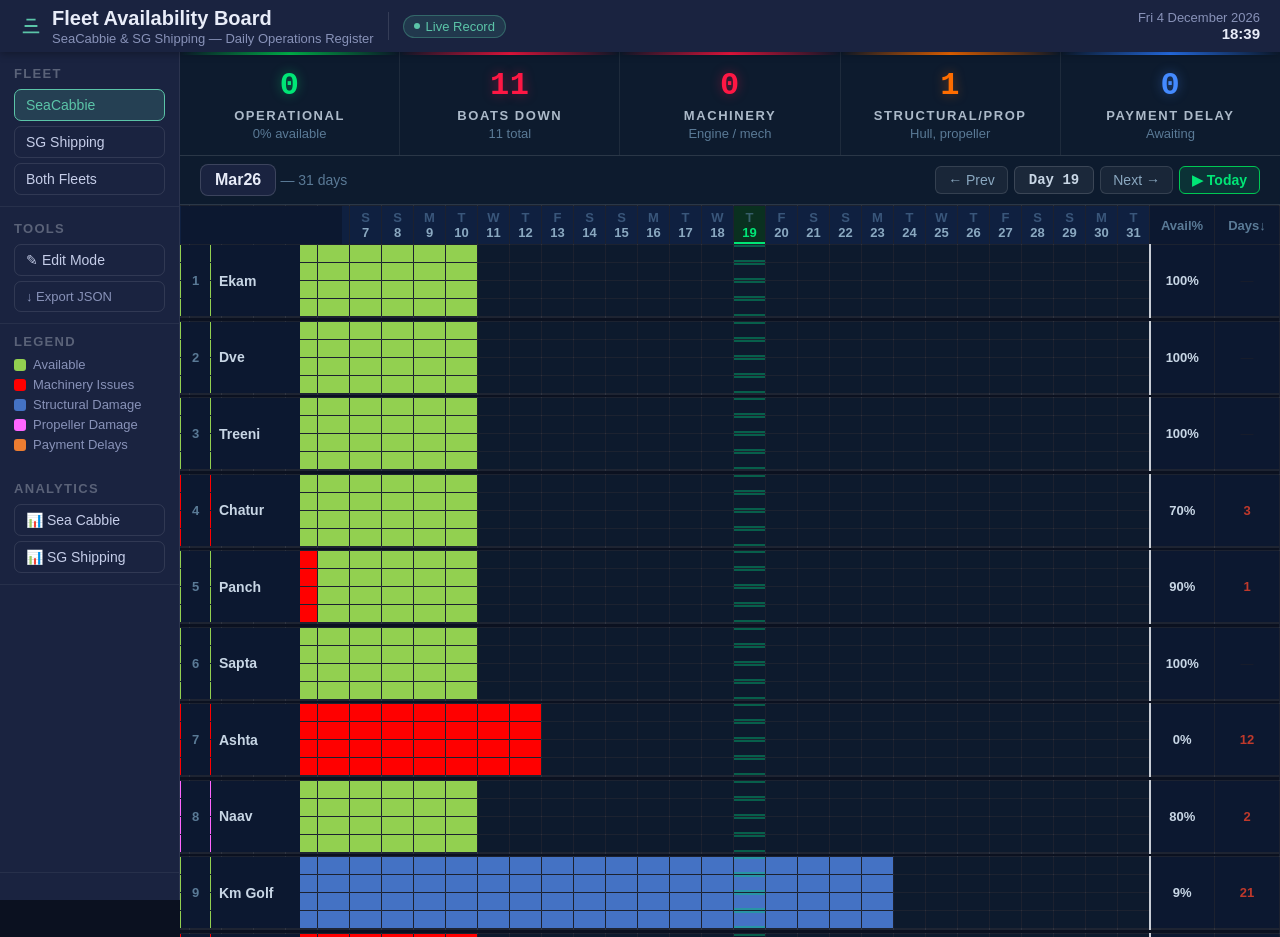
<file: fleet_board.html>
<!DOCTYPE html>
<html lang="en">
<head>
<meta charset="UTF-8">
<meta name="viewport" content="width=device-width, initial-scale=1.0">
<title>Fleet Availability Board</title>
<style>
*,*::before,*::after{box-sizing:border-box;margin:0;padding:0}
:root{
  --bg:#f5f6fa;--white:#fff;--border:#dee2e6;--border-dark:#c8cdd5;
  --text:#1a1d2b;--text2:#5a6278;--text3:#9ba3b8;
  --hdr:#1a2340;--sub:#253055;--col:#2e3d6a;--col-txt:#c5cde8;
}
body{font-family:'Segoe UI',Arial,sans-serif;background:var(--bg);color:var(--text);font-size:15px}

/* HEADER */
.hdr{background:var(--hdr);color:#e8ecf8;padding:0 20px;height:52px;display:flex;align-items:center;justify-content:space-between;position:sticky;top:0;z-index:200;box-shadow:0 2px 8px rgba(0,0,0,.3)}
.hdr-left{display:flex;align-items:center;gap:14px}
.hdr-logo{display:flex;align-items:center;gap:10px}
.hdr-logo svg{width:22px;height:22px;fill:#5bc4a8}
.hdr-title{font-size:20px;font-weight:700}
.hdr-sub{font-size:13px;color:#8892b8;margin-top:1px}
.hdr-div{width:1px;height:28px;background:rgba(255,255,255,.12)}
.chip{display:flex;align-items:center;gap:6px;border-radius:20px;padding:3px 10px;font-size:13px;border:1px solid}
.chip-green{background:rgba(92,212,168,.12);border-color:rgba(92,212,168,.3);color:#5bc4a8}
.chip-gold{background:rgba(255,200,50,.15);border-color:rgba(255,200,50,.4);color:#ffc832;display:none}
.chip-gold.on{display:flex}
.dot{width:6px;height:6px;border-radius:50%;background:currentColor;animation:blink 2s infinite}
@keyframes blink{0%,100%{opacity:1}50%{opacity:.3}}
.hdr-date{font-size:13px;color:#8892b8;text-align:right}
.hdr-date strong{display:block;font-size:15px;color:#e8ecf8}

/* CONTROLS */
/* ── LEFT NAV PANEL ── */
#left-nav{
  position:fixed;top:52px;left:0;bottom:0;width:180px;
  background:#1a2340;
  border-right:1px solid rgba(255,255,255,.08);
  z-index:150;
  display:flex;flex-direction:column;
  padding:0;
  overflow:hidden;
}
#left-nav .ln-section{padding:14px 14px 6px;border-bottom:1px solid rgba(255,255,255,.06)}
#left-nav .ln-section:last-child{border-bottom:none}
.ln-lbl{font-size:13px;color:#5a6278;text-transform:uppercase;letter-spacing:.1em;margin-bottom:8px;font-weight:600}
.ln-btn{display:block;width:100%;text-align:left;background:transparent;border:1px solid rgba(255,255,255,.1);color:#c5cde8;border-radius:7px;padding:7px 11px;font-size:14px;cursor:pointer;transition:all .15s;margin-bottom:5px;font-family:inherit}
.ln-btn:hover{border-color:rgba(255,255,255,.3);color:#fff;background:rgba(255,255,255,.05)}
.ln-btn.active-scb{background:rgba(91,196,168,.18);border-color:#5bc4a8;color:#5bc4a8}
.ln-btn.active-sgs{background:rgba(100,130,240,.18);border-color:#6482f0;color:#a0b0ff}
.ln-btn.active-all{background:rgba(255,200,50,.12);border-color:#ffc832;color:#ffc832}
.ln-btn.edit-on{background:rgba(255,180,0,.18);border-color:#ffc832;color:#ffc832;font-weight:700}
.ln-btn.save-btn{background:rgba(45,158,122,.2);border-color:#2d9e7a;color:#5bc4a8;font-weight:600;display:none}
.ln-btn.export-btn{color:#8892b8;font-size:13px}
select.ln-sel{width:100%;background:rgba(255,255,255,.07);border:1px solid rgba(255,255,255,.12);color:#c5cde8;border-radius:7px;padding:7px 28px 7px 10px;font-size:14px;cursor:pointer;outline:none;-webkit-appearance:none;appearance:none;background-image:url("data:image/svg+xml,%3Csvg xmlns='http://www.w3.org/2000/svg' width='10' height='6'%3E%3Cpath fill='%238892b8' d='M0 0l5 6 5-6z'/%3E%3C/svg%3E");background-repeat:no-repeat;background-position:right 8px center;font-family:inherit;margin-bottom:2px}
select.ln-sel option{background:#1a2340;color:#c5cde8}
.ln-legend{padding:10px 14px}
.leg{display:flex;align-items:center;gap:7px;font-size:13px;color:#8892b8;margin-bottom:5px}
.leg-sq{width:12px;height:12px;border-radius:3px;flex-shrink:0}
.ln-spacer{flex:1}
.ln-paintinfo{padding:10px 14px;border-top:1px solid rgba(255,255,255,.06);font-size:13px;color:#8892b8;min-height:28px}
/* Content area pushed right by left nav */
.main-content{margin-left:180px}

/* ── FONT IMPORT ── */
@import url('https://fonts.googleapis.com/css2?family=Rajdhani:wght@400;500;600;700&family=Chakra+Petch:wght@400;600;700&display=swap');

/* ── INTERNAL CONTENT AREA VARIABLES ── */
:root {
  --inner-bg: #0b1120;
  --inner-panel: #0d1b2e;
  --inner-panel2: #102035;
  --inner-border: rgba(255,255,255,0.07);
  --inner-border-strong: rgba(255,255,255,0.12);
  --inner-text: #c8d6e5;
  --inner-muted: #5a7a96;
}

/* ── BODY & MAIN CONTENT BACKGROUND ── */
body { background: var(--inner-bg) !important; }
.main-content { background: var(--inner-bg) !important; }

/* KPI STRIP — dark dashboard style matching reference */
.kpi-strip {
  background: var(--inner-panel) !important;
  border-bottom: 1px solid var(--inner-border-strong) !important;
  padding: 0 !important;
  display: flex !important;
  gap: 0 !important;
}
.kpi {
  flex: 1;
  padding: 18px 20px 14px !important;
  border-right: 1px solid var(--inner-border) !important;
  text-align: center;
  position: relative;
  overflow: hidden;
  transition: background 0.2s;
}
.kpi:last-child { border-right: none !important; }
.kpi:hover { background: var(--inner-panel2) !important; }
/* Top colour bar — the "glow bar" at top of each KPI card */
.kpi::before {
  content: '';
  position: absolute;
  top: 0; left: 0;
  width: 100%; height: 3px;
  background: currentColor;
  opacity: 0.4;
}
.kg::before { background: linear-gradient(to right, transparent, #00c853, transparent); opacity:1; }
.kr::before { background: linear-gradient(to right, transparent, #ff1744, transparent); opacity:1; }
.ko::before { background: linear-gradient(to right, transparent, #ff6d00, transparent); opacity:1; }
.kb::before { background: linear-gradient(to right, transparent, #2979ff, transparent); opacity:1; }
.kp::before { background: linear-gradient(to right, transparent, #aa00ff, transparent); opacity:1; }
/* KPI number — large, colour-coded, Chakra Petch */
.kpi-n {
  font-family: 'Chakra Petch', monospace !important;
  font-size: 32px !important;
  font-weight: 700 !important;
  line-height: 1;
  margin-bottom: 6px;
  letter-spacing: 0.02em;
}
/* KPI label */
.kpi-l {
  font-family: 'Rajdhani', sans-serif !important;
  font-size: 13px !important;
  font-weight: 700 !important;
  text-transform: uppercase;
  letter-spacing: 0.12em;
  color: var(--inner-text) !important;
  opacity: 0.85;
}
/* KPI sub-label */
.kpi-s {
  font-family: 'Rajdhani', sans-serif !important;
  font-size: 13px !important;
  margin-top: 3px;
  color: var(--inner-muted) !important;
}
/* Colour-coded numbers — brighter for dark bg */
.kg .kpi-n { color: #00e676 !important; text-shadow: 0 0 12px rgba(0,230,118,0.4); }
.kr .kpi-n { color: #ff1744 !important; text-shadow: 0 0 12px rgba(255,23,68,0.4); }
.ko .kpi-n { color: #ff6d00 !important; text-shadow: 0 0 12px rgba(255,109,0,0.4); }
.kb .kpi-n { color: #448aff !important; text-shadow: 0 0 12px rgba(68,138,255,0.4); }
.kp .kpi-n { color: #e040fb !important; text-shadow: 0 0 12px rgba(224,64,251,0.4); }

/* MONTH BAR — dark */
.mbar {
  background: var(--inner-panel) !important;
  border-bottom: 1px solid var(--inner-border-strong) !important;
  padding: 8px 20px !important;
  display: flex;
  align-items: center;
  gap: 12px;
}
.mtitle {
  font-family: 'Chakra Petch', monospace !important;
  font-size: 15px !important;
  font-weight: 700 !important;
  letter-spacing: 0.1em;
  color: #c8d6e5 !important;
  text-transform: uppercase;
}
.mmeta {
  font-family: 'Rajdhani', sans-serif !important;
  font-size: 14px !important;
  color: var(--inner-muted) !important;
}
.daynav { display:flex;align-items:center;gap:6px;margin-left:auto; }
.dnbtn {
  background: rgba(255,255,255,0.05) !important;
  border: 1px solid rgba(255,255,255,0.12) !important;
  color: #8aa8c0 !important;
  border-radius: 6px;
  padding: 5px 12px;
  font-size: 14px;
  font-family: 'Rajdhani', sans-serif !important;
  cursor: pointer;
  transition: all 0.15s;
}
.dnbtn:hover {
  background: rgba(255,255,255,0.1) !important;
  border-color: rgba(255,255,255,0.25) !important;
  color: #fff !important;
}
.dnbtn.today {
  background: rgba(0,180,100,0.15) !important;
  border-color: #00c853 !important;
  color: #00e676 !important;
  font-weight: 700 !important;
}
.dayind {
  font-family: 'Chakra Petch', monospace !important;
  font-size: 14px !important;
  font-weight: 600 !important;
  background: rgba(255,255,255,0.06) !important;
  border: 1px solid rgba(255,255,255,0.14) !important;
  color: #c8d6e5 !important;
  border-radius: 6px;
  padding: 5px 14px;
}

/* TABLE — dark theme */
.twrap { overflow:auto;max-height:calc(100vh - 168px); background: var(--inner-bg) !important; }
table { border-collapse:collapse;table-layout:fixed;font-size:13px;background:var(--inner-bg) !important; }
th,td { border:1px solid rgba(255,255,255,0.07) !important;white-space:nowrap;overflow:hidden;padding:0; }

/* Column header (day numbers row) */
.thday {
  background: #0f2040 !important;
  color: #8aa8c0 !important;
  font-family: 'Rajdhani', sans-serif !important;
  font-size: 13px !important;
  font-weight: 700 !important;
  text-align: center;
  padding: 4px 2px;
  position: sticky; top:0; z-index:20;
  width:32px;min-width:32px;max-width:32px;
  cursor: pointer;
  transition: background 0.15s;
}
.thday:hover { background: #1a3060 !important; color: #fff !important; }
.thday.sc { background: #0a3020 !important; color: #00e676 !important; box-shadow: inset 0 -2px 0 #00e676; }
.thdow { font-size:13px;color:rgba(100,140,180,0.5);text-transform:uppercase; }
.thlabels { background:#0c1830 !important;position:sticky;top:0;left:0;z-index:30;width:162px;min-width:162px; }
.thsum { background:#0c1830 !important;color:#5a7a96 !important;font-family:'Rajdhani',sans-serif !important;font-size:13px;font-weight:700;text-align:center;padding:4px 2px;position:sticky;top:0;z-index:20;width:65px;min-width:65px; }

/* Row label cells */
.tdsr {
  background: #0c1830 !important;
  color: #5a7a96 !important;
  font-family: 'Rajdhani', sans-serif !important;
  font-size: 13px !important;
  text-align:center;font-weight:700;
  width:30px;min-width:30px;max-width:30px;padding:0 2px;
  position:sticky;left:0;z-index:10;
  box-shadow: 2px 0 6px rgba(0,0,0,0.3);
}
.tdname {
  background: #0c1830 !important;
  color: #c8d6e5 !important;
  font-family: 'Rajdhani', sans-serif !important;
  font-weight: 700 !important;
  font-size: 14px !important;
  width:90px;min-width:90px;max-width:90px;padding:2px 8px;
  position:sticky;left:30px;z-index:10;
  border-right: 2px solid rgba(255,255,255,0.12) !important;
  box-shadow: 2px 0 6px rgba(0,0,0,0.3);
}
.tdslot {
  background: #0c1830 !important;
  color: #3a5a76 !important;
  font-family: 'Rajdhani', sans-serif !important;
  font-size: 13px;
  width:42px;min-width:42px;max-width:42px;padding:1px 4px;text-align:center;
}

/* STATUS CELLS */
.cell{width:32px;min-width:32px;max-width:32px;height:18px;cursor:default;position:relative;transition:background .1s}
.cell.sc{box-shadow:inset 0 2px 0 rgba(0,200,120,0.4),inset 0 -2px 0 rgba(0,200,120,0.4);z-index:5}
.sA{background:#92D050}
.sM{background:#FF0000}
.sS{background:#4472C4}
.sP{background:#FF66FF}
.sW{background:#ED7D31}

/* Empty cell — very dark, barely visible grid */
.sN { background: #0d1a2d !important; }

/* Avail% and Days↓ cells — dark base */
.tdpct { background: #0c1830 !important; color: #c8d6e5 !important; font-family: 'Rajdhani', sans-serif !important; font-weight: 700; }
.tddown { background: #0c1830 !important; font-family: 'Rajdhani', sans-serif !important; }

/* Fleet separator rows */
.bdiv td { background: var(--inner-bg) !important; border-top: 2px solid rgba(255,255,255,0.08) !important; height: 4px; }
.fsep td { background: #0c1830 !important; color: #8aa8c0 !important; font-family: 'Chakra Petch', monospace !important; letter-spacing: 0.06em; font-size: 13px; padding: 5px 8px; border-top: 1px solid rgba(255,255,255,0.08) !important; }

/* Edit mode */
body.emode .cell{cursor:crosshair}
body.emode .cell:hover{filter:brightness(.8);box-shadow:inset 0 0 0 2px #ffc832;z-index:8}
body.painting .cell{cursor:crosshair!important;user-select:none}
.cell.paint-preview{filter:brightness(.7)!important;box-shadow:inset 0 0 0 2px #fff!important;z-index:9!important}

/* Paint count indicator (now in left panel) */
#pb-count{font-size:13px;color:#8892b8}

/* Drag selection highlight — opacity only, no filter, so colour class shows through */
.cell.drag-hi{box-shadow:inset 0 0 0 2px rgba(255,255,255,0.8);z-index:9}

/* edited dot — tiny indicator, no border effect */
.cell.edited::after{content:'';position:absolute;top:1px;right:1px;width:5px;height:5px;border-radius:50%;background:rgba(255,255,255,.95);pointer-events:none;z-index:2}

/* Fill handle — Excel-style drag square, bottom-right of every cell in edit mode */
body.emode .cell .fh{
  display:block;
  position:absolute;
  bottom:-1px;right:-1px;
  width:7px;height:7px;
  background:#1a2340;
  border:1.5px solid #fff;
  border-radius:1px;
  cursor:crosshair;
  z-index:15;
  opacity:0;
  transition:opacity .1s;
  pointer-events:all;
}
body.emode .cell:hover .fh{opacity:1}
body.emode .cell.drag-hi .fh{opacity:0;pointer-events:none}
/* hide fill handle when cell is not coloured (no data) */
body.emode .cell.sN .fh{opacity:0;pointer-events:none}

.tdpct{text-align:center;font-size:13px;font-weight:700;padding:0 4px;border-left:2px solid var(--border-dark)!important}
.tddown{text-align:center;font-size:13px;padding:0 4px}
.bdiv td{height:4px;background:var(--bg);border-top:2px solid var(--border-dark)}
.fsep td{background:#2e3d6a;color:#e0e8ff;font-size:13px;font-weight:700;letter-spacing:.05em;padding:5px 8px;border-top:2px solid rgba(255,255,255,.15)}

/* STATUS PICKER PANEL */
/* SIDE PANEL — fixed right edge, never moves */
#side-panel{
  position:fixed;top:52px;right:0;bottom:0;width:230px;
  background:#1a2340;
  border-left:1px solid rgba(255,255,255,.12);
  z-index:300;
  display:none;
  flex-direction:column;
  box-shadow:-4px 0 24px rgba(0,0,0,.4);
}
#side-panel.open{display:flex}
/* shrink table wrap when panel open */
body.panel-open .twrap{margin-right:230px}
body.panel-open .mbar{margin-right:230px}
.sp-head{background:#253055;padding:12px 14px;border-bottom:1px solid rgba(255,255,255,.08);flex-shrink:0}
.sp-boat{font-size:15px;font-weight:700;color:#e8ecf8;margin-bottom:2px}
.sp-meta{font-size:13px;color:#8892b8}
.sp-body{flex:1;overflow-y:auto;padding:10px 8px}
.sp-lbl{font-size:13px;color:#8892b8;text-transform:uppercase;letter-spacing:.07em;padding:0 6px 6px;margin-top:4px}
.sp-row{display:flex;align-items:center;gap:10px;padding:8px 10px;border-radius:8px;cursor:pointer;color:#e8ecf8;font-size:14px;transition:all .1s;border:2px solid transparent}
.sp-row:hover{background:rgba(255,255,255,.08)}
.sp-row.active{background:rgba(255,255,255,.1);border-color:rgba(255,255,255,.35)}
.sp-swatch{width:18px;height:18px;border-radius:5px;flex-shrink:0;border:1px solid rgba(255,255,255,.2)}
.sp-div{height:1px;background:rgba(255,255,255,.07);margin:6px 4px}
.sp-reason{padding:0 6px;margin-top:8px}
.sp-reason-lbl{font-size:13px;color:#8892b8;margin-bottom:4px}
.sp-input{width:100%;background:rgba(255,255,255,.07);border:1px solid rgba(255,255,255,.18);color:#e8ecf8;border-radius:7px;padding:7px 9px;font-size:14px;outline:none;font-family:inherit;resize:none}
.sp-input::placeholder{color:#5a6278}
.sp-input:focus{border-color:#5bc4a8;background:rgba(255,255,255,.09)}
.sp-footer{padding:10px 10px 14px;border-top:1px solid rgba(255,255,255,.08);flex-shrink:0;display:flex;flex-direction:column;gap:6px}
.sp-apply{background:#2d9e7a;border:none;color:#fff;border-radius:8px;padding:9px;font-size:15px;font-weight:700;cursor:pointer;font-family:inherit;width:100%}
.sp-apply:hover{background:#3ab58e;transform:scale(1.01)}
.sp-brush{background:rgba(180,100,0,.3);border:1px solid rgba(255,150,0,.4);color:#ffb84d;border-radius:8px;padding:7px;font-size:14px;cursor:pointer;font-family:inherit;width:100%}
.sp-brush:hover{background:rgba(180,100,0,.5)}
.sp-close{background:transparent;border:1px solid rgba(255,255,255,.1);color:#8892b8;border-radius:8px;padding:6px;font-size:13px;cursor:pointer;font-family:inherit;width:100%}
.sp-close:hover{color:#e8ecf8}
/* idle state when no cell selected */
.sp-idle{padding:24px 14px;text-align:center;color:#5a6278;font-size:14px;line-height:1.6}
.sp-idle-icon{font-size:28px;margin-bottom:8px}

/* TOOLTIP */
#tip{position:fixed;background:#1a2340;color:#e8ecf8;font-size:13px;border-radius:9px;padding:9px 13px;max-width:290px;z-index:500;pointer-events:none;display:none;border:1px solid rgba(255,255,255,.12);line-height:1.5;box-shadow:0 4px 20px rgba(0,0,0,.5)}
.tt-b{font-weight:700;font-size:14px;margin-bottom:3px;color:#5bc4a8}
.tt-d{font-size:13px;color:#8892b8;margin-bottom:5px}
.tt-s{display:inline-block;border-radius:4px;padding:2px 9px;font-size:13px;font-weight:600;margin-bottom:4px}
.tt-r{font-size:13px;color:#c5cde8;line-height:1.4}
.tt-h{font-size:13px;color:#ffc832;margin-top:5px;padding-top:5px;border-top:1px solid rgba(255,255,255,.08);display:none}

/* ── SCI-FI GRID THEME OVERRIDES (applied via body.theme-scifi) ── */
body.theme-scifi .hdr-title { font-family:'Chakra Petch',monospace !important; letter-spacing:0.14em; color:#00f0ff !important; text-shadow:0 0 8px rgba(0,240,255,0.5); }
body.theme-scifi .hdr-sub { font-family:'Chakra Petch',monospace !important; letter-spacing:0.1em; }
body.theme-scifi .mtitle { font-family:'Chakra Petch',monospace !important; letter-spacing:0.1em; color:#00f0ff !important; }
body.theme-scifi .mbar { border-bottom-color:rgba(30,58,138,0.5) !important; }
body.theme-scifi #left-nav { border-right-color:rgba(30,58,138,0.4) !important; background:#06101e !important; }
body.theme-scifi .ln-lbl { font-family:'Chakra Petch',monospace !important; color:#00f0ff !important; letter-spacing:0.15em; }
body.theme-scifi .ln-btn { font-family:'Rajdhani',sans-serif !important; }
body.theme-scifi .ln-btn.active-scb { border-color:#00f0ff !important; color:#00f0ff !important; background:rgba(0,240,255,0.07) !important; text-shadow:0 0 6px rgba(0,240,255,0.4); }
body.theme-scifi .an-title, body.theme-scifi .an-section-title { font-family:'Chakra Petch',monospace !important; letter-spacing:0.12em; color:#00f0ff !important; }
body.theme-scifi .thday { border-color:rgba(30,58,138,0.4) !important; }
body.theme-scifi #left-nav { background:rgba(10,17,34,0.8) !important; backdrop-filter:blur(10px); border-right-color:rgba(30,58,138,0.4) !important; }
body.theme-scifi .ln-btn { clip-path:polygon(6px 0,100% 0,100% calc(100% - 6px),calc(100% - 6px) 100%,0 100%,0 6px) !important; border-radius:0 !important; }
body.theme-scifi .ln-btn.active-scb { border-color:#00f0ff !important; color:#00f0ff !important; background:rgba(0,240,255,0.07) !important; text-shadow:0 0 6px rgba(0,240,255,0.4); }
body.theme-scifi #side-panel { clip-path:polygon(10px 0,100% 0,100% calc(100% - 10px),calc(100% - 10px) 100%,0 100%,0 10px) !important; border-radius:0 !important; background:rgba(10,17,34,0.88) !important; backdrop-filter:blur(14px) !important; border:1px solid rgba(30,58,138,0.6) !important; }
body.theme-scifi #analytics-overlay { background:rgba(6,10,22,0.96) !important; backdrop-filter:blur(18px) !important; border-left:1px solid rgba(30,58,138,0.5) !important; }
body.theme-scifi #tip { clip-path:polygon(8px 0,100% 0,100% calc(100% - 8px),calc(100% - 8px) 100%,0 100%,0 8px) !important; border-radius:0 !important; background:rgba(10,17,34,0.94) !important; backdrop-filter:blur(10px); border:1px solid rgba(30,58,138,0.6) !important; }
body.theme-scifi .chip-green { color:#00f0ff !important; border-color:rgba(0,240,255,0.3) !important; background:rgba(0,240,255,0.07) !important; }
body.theme-scifi ::-webkit-scrollbar-track { background:#0a1122 !important; }
body.theme-scifi ::-webkit-scrollbar-thumb { background:#1e3a8a !important; }
body.theme-scifi ::-webkit-scrollbar-thumb:hover { background:#00f0ff !important; }

/* ── CYBER INDIGO THEME OVERRIDES (applied via body.theme-cyber) ── */
/* Futuristic shapes in fleet board */
body.theme-cyber #left-nav { border-radius:0 !important; background:rgba(10,14,40,0.7) !important; backdrop-filter:blur(12px); }
body.theme-cyber #side-panel { border-radius:16px !important; background:rgba(14,18,56,0.88) !important; backdrop-filter:blur(14px) !important; border:1px solid rgba(139,146,214,0.18) !important; border-top:1px solid rgba(255,255,255,0.10) !important; }
body.theme-cyber #analytics-overlay { background:rgba(8,11,40,0.96) !important; backdrop-filter:blur(18px) !important; }
body.theme-cyber .ln-btn { border-radius:999px !important; }
body.theme-cyber .sp-apply { border-radius:999px !important; background:rgba(43,51,198,0.8) !important; }
body.theme-cyber .sp-close, body.theme-cyber .sp-undo { border-radius:999px !important; }
body.theme-cyber #side-panel .sp-head { border-radius:16px 16px 0 0 !important; }
body.theme-cyber .main-content { background:rgba(14,18,56,0.25) !important; backdrop-filter:blur(6px); }
body.theme-cyber .thday { border-radius:6px !important; }
body.theme-cyber .kpi-strip > div { border-radius:14px !important; backdrop-filter:blur(8px); border-top:1px solid rgba(255,255,255,0.08) !important; background:rgba(14,18,56,0.5) !important; }
body.theme-cyber #tip { border-radius:14px !important; background:rgba(14,18,56,0.92) !important; backdrop-filter:blur(12px); border:1px solid rgba(139,146,214,0.2) !important; border-top:1px solid rgba(255,255,255,0.10) !important; }

body.theme-cyber .hdr-title,
body.theme-cyber .hdr-sub { font-family:'Orbitron',sans-serif !important; letter-spacing:0.1em; }
body.theme-cyber .hdr-title { color:#00e5ff !important; font-size:15px !important; }
body.theme-cyber .mtitle { font-family:'Orbitron',sans-serif !important; letter-spacing:0.08em; color:#00e5ff !important; }
body.theme-cyber .mbar { border-bottom-color:rgba(43,51,198,0.4) !important; }
body.theme-cyber #left-nav { border-right-color:rgba(43,51,198,0.3) !important; }
body.theme-cyber .ln-lbl { color:#00e5ff !important; letter-spacing:0.15em; }
body.theme-cyber .ln-btn.active-scb { border-color:#00e5ff !important; color:#00e5ff !important; background:rgba(0,229,255,0.08) !important; }
body.theme-cyber .an-title, body.theme-cyber .an-section-title { font-family:'Orbitron',sans-serif !important; letter-spacing:0.1em; }
body.theme-cyber .an-close { font-family:'Rajdhani',sans-serif !important; }
body.theme-cyber .thday { border-color:rgba(43,51,198,0.35) !important; }
body.theme-cyber .chip-green { color:#00e5ff !important; border-color:rgba(0,229,255,0.3) !important; background:rgba(0,229,255,0.08) !important; }
body.theme-cyber ::-webkit-scrollbar-thumb { background:#2b33c6 !important; }

/* ── ANALYTICS OVERLAY ─────────────────────────────────────────────────── */
#analytics-overlay{
  display:none;
  position:fixed;top:52px;left:180px;right:0;bottom:0;
  background:#0f1526;
  z-index:400;
  overflow-y:auto;
}
#analytics-overlay.open{display:block}
.an-header{
  background:#1a2340;border-bottom:1px solid rgba(255,255,255,.08);
  padding:14px 28px;display:flex;align-items:center;gap:16px;
  position:sticky;top:0;z-index:10;
}
.an-title{font-size:20px;font-weight:700;color:#e8ecf8}
.an-fleet{font-size:14px;color:#5bc4a8;background:rgba(91,196,168,.15);
  border:1px solid rgba(91,196,168,.3);border-radius:20px;padding:3px 12px}
.an-fleet.sgs{color:#a0b0ff;background:rgba(100,130,240,.15);border-color:rgba(100,130,240,.3)}
.an-close{margin-left:auto;background:transparent;border:1px solid rgba(255,255,255,.15);
  color:#8892b8;border-radius:8px;padding:6px 14px;cursor:pointer;font-size:14px;font-family:inherit}
.an-close:hover{color:#fff;border-color:rgba(255,255,255,.35)}

.an-body{padding:24px 28px 40px}
.an-kpi-row{display:flex;gap:16px;margin-bottom:28px;flex-wrap:wrap}
.an-kpi{background:#1a2340;border-radius:12px;padding:16px 20px;flex:1;min-width:140px;
  border:1px solid rgba(255,255,255,.06)}
.an-kpi-val{font-size:28px;font-weight:800;line-height:1}
.an-kpi-lbl{font-size:13px;color:#8892b8;text-transform:uppercase;letter-spacing:.08em;margin-top:4px}
.an-kpi-sub{font-size:13px;color:#5a6278;margin-top:2px}
.an-kpi.green .an-kpi-val{color:#92D050}
.an-kpi.red .an-kpi-val{color:#FF5555}
.an-kpi.orange .an-kpi-val{color:#FF8C00}
.an-kpi.blue .an-kpi-val{color:#5bc4a8}

.an-section{margin-bottom:32px}
.an-section-title{font-size:15px;font-weight:700;color:#c5cde8;
  letter-spacing:.04em;text-transform:uppercase;margin-bottom:14px;
  padding-bottom:8px;border-bottom:1px solid rgba(255,255,255,.07)}

.an-grid{display:grid;grid-template-columns:1fr 1fr;gap:20px}
.an-card{background:#1a2340;border-radius:12px;padding:18px 20px;
  border:1px solid rgba(255,255,255,.06)}
.an-card-title{display:inline-flex;align-items:center;gap:6px;font-size:13px;font-weight:700;color:#c5cde8;background:linear-gradient(135deg,rgba(255,255,255,.07),rgba(255,255,255,.03));border:1px solid rgba(255,255,255,.12);border-radius:20px;padding:5px 14px;letter-spacing:.04em;text-transform:uppercase;margin-bottom:14px}
.an-chart-wrap{position:relative}

.an-insights{background:rgba(91,196,168,.08);border:1px solid rgba(91,196,168,.2);
  border-radius:12px;padding:18px 20px}
.an-insights .an-section-title{color:#5bc4a8;border-color:rgba(91,196,168,.2)}
.an-insight-list{list-style:none;display:flex;flex-direction:column;gap:8px}
.an-insight-list li{font-size:14px;color:#c5cde8;line-height:1.5;
  padding-left:16px;position:relative}
.an-insight-list li::before{content:'▸';position:absolute;left:0;color:#5bc4a8;font-size:13px;top:2px}

/* month-avail bar chart container */
.an-boat-bar{display:flex;align-items:center;gap:8px;margin-bottom:5px}
.an-boat-name{width:72px;font-size:13px;color:#8892b8;text-align:right;flex-shrink:0;white-space:nowrap;overflow:hidden;text-overflow:ellipsis}
.an-bar-track{flex:1;height:14px;background:rgba(255,255,255,.05);border-radius:3px;overflow:hidden;display:flex}
.an-bar-seg{height:100%;transition:width .3s}
.an-bar-pct{width:34px;font-size:13px;color:#8892b8;text-align:right;flex-shrink:0}
.an-bar-legend{display:flex;gap:12px;flex-wrap:wrap;margin-top:10px}
.an-bar-legend-item{display:flex;align-items:center;gap:5px;font-size:13px;color:#8892b8}
.an-bar-legend-dot{width:10px;height:10px;border-radius:2px;flex-shrink:0}

.an-month-tabs{display:flex;gap:6px;flex-wrap:wrap;margin-bottom:16px}
.an-mtab{background:transparent;border:1px solid rgba(255,255,255,.12);color:#8892b8;
  border-radius:6px;padding:4px 10px;font-size:13px;cursor:pointer;font-family:inherit;transition:all .15s}
.an-mtab:hover{border-color:rgba(255,255,255,.3);color:#c5cde8}
.an-mtab.active-scb{background:rgba(91,196,168,.18);border-color:#5bc4a8;color:#5bc4a8;font-weight:700}
.an-mtab.active-sgs{background:rgba(100,130,240,.18);border-color:#6482f0;color:#a0b0ff;font-weight:700}

@media(max-width:900px){
  .an-grid{grid-template-columns:1fr}
  #analytics-overlay{left:0}
}

</style>
</head>
<body>

<div class="hdr">
  <div class="hdr-left">
    <div class="hdr-logo">
      <svg viewBox="0 0 24 24"><path d="M3 18h18v2H3v-2zm2-7h14v2H5v-2zm2-7h10v2H7V4z"/></svg>
      <div>
        <div class="hdr-title">Fleet Availability Board</div>
        <div class="hdr-sub">SeaCabbie &amp; SG Shipping — Daily Operations Register</div>
      </div>
    </div>
    <div class="hdr-div"></div>
    <div class="chip chip-green"><span class="dot"></span>Live Record</div>
    <div class="chip chip-gold" id="edit-chip"><span class="dot"></span>Edit Mode — click any cell</div>
  </div>
  <div class="hdr-date" id="hdr-date">—<strong id="hdr-time">—</strong></div>
</div>

<!-- LEFT NAVIGATION PANEL -->
<div id="left-nav">
  <div class="ln-section" style="display:none">
    <div class="ln-lbl">Month</div>
    <select class="ln-sel" id="msel" onchange="onMonthChange(this.value)"></select>
  </div>
  <div class="ln-section">
    <div class="ln-lbl">Fleet</div>
    <button class="ln-btn active-scb" id="btn-scb" onclick="setFleet('SCB')">SeaCabbie</button>
    <button class="ln-btn" id="btn-sgs" onclick="setFleet('SGS')">SG Shipping</button>
    <button class="ln-btn" id="btn-all" onclick="setFleet('ALL')">Both Fleets</button>
  </div>
  <div class="ln-section">
    <div class="ln-lbl">Tools</div>
    <span id="fleet-edit-btn-wrap"><button class="ln-btn" id="btn-edit" onclick="toggleEdit()">✎ Edit Mode</button></span>
    <button class="ln-btn save-btn" id="btn-save" onclick="saveAll()">✓ Save changes</button>
    <button class="ln-btn export-btn" id="btn-exp" onclick="exportJSON()">↓ Export JSON</button>
  </div>
  <div class="ln-legend">
    <div class="ln-lbl">Legend</div>
    <div class="leg"><div class="leg-sq" style="background:#92D050"></div>Available</div>
    <div class="leg"><div class="leg-sq" style="background:#FF0000"></div>Machinery Issues</div>
    <div class="leg"><div class="leg-sq" style="background:#4472C4"></div>Structural Damage</div>
    <div class="leg"><div class="leg-sq" style="background:#FF66FF"></div>Propeller Damage</div>
    <div class="leg"><div class="leg-sq" style="background:#ED7D31"></div>Payment Delays</div>
  </div>
  <div class="ln-section">
    <div class="ln-lbl">Analytics</div>
    <button class="ln-btn" id="btn-an-scb" onclick="openAnalytics('SCB')">📊 Sea Cabbie</button>
    <button class="ln-btn" id="btn-an-sgs" onclick="openAnalytics('SGS')">📊 SG Shipping</button>
  </div>
  <div class="ln-spacer"></div>
  <div class="ln-paintinfo" id="pb-count"></div>
</div>

<div class="main-content">
<div class="kpi-strip" id="kpis"></div>

<div class="mbar">
  <div style="position:relative;display:inline-block">
    <button id="mtitle" onclick="toggleMonthPicker()" style="cursor:pointer;user-select:none;background:#1a2340;border:1px solid rgba(255,255,255,.15);color:#e8ecf8;border-radius:8px;padding:6px 14px;font-size:16px;font-weight:700;font-family:inherit;display:inline-flex;align-items:center;gap:8px;transition:all .15s;outline:none" onmouseover="this.style.borderColor='rgba(255,255,255,.4)';this.style.background='#253055'" onmouseout="this.style.borderColor='rgba(255,255,255,.15)';this.style.background='#1a2340'">—
      <svg width="10" height="6" viewBox="0 0 10 6" style="flex-shrink:0;transition:transform .2s" id="mtitle-arrow"><path d="M0 0l5 6 5-6z" fill="#8892b8"/></svg>
    </button>
    <span class="mmeta" id="mmeta"></span>
    <div id="month-picker" style="display:none;position:absolute;top:calc(100% + 6px);left:0;background:#1a2340;border:1px solid rgba(255,255,255,.18);border-radius:10px;z-index:500;min-width:120px;box-shadow:0 8px 32px rgba(0,0,0,.6);padding:6px 0;margin-top:0"></div>
  </div>
  <div class="daynav">
    <button class="dnbtn" onclick="shiftDay(-1)">← Prev</button>
    <span class="dayind" id="dayind">Day —</span>
    <button class="dnbtn" onclick="shiftDay(1)">Next →</button>
    <button class="dnbtn today" onclick="jumpToday()">▶ Today</button>
  </div>
</div>

<div class="twrap"><table id="tbl"></table></div>

<!-- FIXED SIDE PANEL — stays put, never floats -->
<div id="side-panel">
  <div class="sp-head">
    <div class="sp-boat" id="sp-boat">—</div>
    <div class="sp-meta" id="sp-meta">Click a cell to edit</div>
  </div>
  <div class="sp-body">
    <div class="sp-idle" id="sp-idle">
      <div class="sp-idle-icon">✎</div>
      Click any cell in the grid to set its status
    </div>
    <div id="sp-options" style="display:none">
      <div class="sp-lbl">Select status</div>
      <div class="sp-row" id="spA" onclick="pickStatus('A')"><div class="sp-swatch" style="background:#92D050"></div>Available</div>
      <div class="sp-row" id="spM" onclick="pickStatus('M')"><div class="sp-swatch" style="background:#FF0000"></div>Machinery Issues</div>
      <div class="sp-row" id="spS" onclick="pickStatus('S')"><div class="sp-swatch" style="background:#4472C4"></div>Structural Damage</div>
      <div class="sp-row" id="spP" onclick="pickStatus('P')"><div class="sp-swatch" style="background:#FF66FF"></div>Propeller Damage</div>
      <div class="sp-row" id="spW" onclick="pickStatus('W')"><div class="sp-swatch" style="background:#ED7D31"></div>Payment Delays</div>
      <div class="sp-row" id="spN" onclick="pickStatus('N')"><div class="sp-swatch" style="background:#e8eaee;border:1.5px solid #8892b8"></div>Revert (clear)</div>
      <div class="sp-div"></div>
      <div class="sp-reason">
        <div class="sp-reason-lbl">Reason / note</div>
        <textarea class="sp-input" id="sp-reason" rows="2" placeholder="e.g. Engine shaft bolt sheared" maxlength="120"></textarea>
      </div>
    </div>
  </div>
  <div class="sp-footer" id="sp-footer" style="display:none">
    <button class="sp-apply" onclick="applyEdit()">✓ Apply colour</button>
    <button class="sp-close" onclick="closePicker()">✕ Close</button>
  </div>
</div>

</div><!-- /main-content -->

<!-- ANALYTICS OVERLAY -->
<div id="analytics-overlay">
  <div class="an-header">
    <span class="an-title" id="an-title">Fleet Analytics</span>
    <span class="an-fleet" id="an-fleet-chip">—</span>
    <button class="an-close" onclick="closeAnalytics()">✕ Close</button>
  </div>
  <div class="an-body" id="an-body"><!-- rendered by JS --></div>
</div>


<!-- TOOLTIP -->
<div id="tip">
  <div class="tt-b" id="tt-b"></div>
  <div class="tt-d" id="tt-d"></div>
  <div class="tt-s" id="tt-s"></div>
  <div class="tt-r" id="tt-r"></div>
  <div class="tt-h" id="tt-h">✎ Click to edit this cell</div>
</div>

<script>
const D = {"SCB_Aug_2025":{"fleet":"SCB","month":"Aug","year":2025,"days":31,"boats":[{"name":"Ekam","sr":1,"days":[{"d":1,"s":"N","r":""},{"d":2,"s":"N","r":""},{"d":3,"s":"N","r":""},{"d":4,"s":"N","r":""},{"d":5,"s":"N","r":""},{"d":6,"s":"N","r":""},{"d":7,"s":"N","r":""},{"d":8,"s":"N","r":""},{"d":9,"s":"N","r":""},{"d":10,"s":"N","r":""},{"d":11,"s":"N","r":""},{"d":12,"s":"N","r":""},{"d":13,"s":"N","r":""},{"d":14,"s":"N","r":""},{"d":15,"s":"A","r":""},{"d":16,"s":"A","r":""},{"d":17,"s":"A","r":""},{"d":18,"s":"M","r":"Exhaust riser leakage. Need to fabricate a new one and fit."},{"d":19,"s":"M","r":"Exhaust riser leakage. Need to fabricate a new one and fit. Awaiting payment for spares."},{"d":20,"s":"M","r":"Exhaust riser leakage. Need to fabricate a new one and fit. Awaiting payment for spares."},{"d":21,"s":"M","r":"Exhaust riser leakage. Need to fabricate a new one and fit. Awaiting payment for spares."},{"d":22,"s":"M","r":"Exhaust riser leakage. Need new riser.  Awaiting payment for spares. Payment made but not "},{"d":23,"s":"M","r":"Exhaust riser leakage. Need new riser.  Awaiting payment for spares. Payment made but not "},{"d":24,"s":"M","r":"Exhaust riser leakage. Need new riser. payment made. To be fitted today."},{"d":25,"s":"A","r":""},{"d":26,"s":"A","r":""},{"d":27,"s":"A","r":""},{"d":28,"s":"A","r":""},{"d":29,"s":"A","r":""},{"d":30,"s":"A","r":""},{"d":31,"s":"A","r":""}]},{"name":"Dve","sr":2,"days":[{"d":1,"s":"N","r":""},{"d":2,"s":"N","r":""},{"d":3,"s":"N","r":""},{"d":4,"s":"N","r":""},{"d":5,"s":"N","r":""},{"d":6,"s":"N","r":""},{"d":7,"s":"N","r":""},{"d":8,"s":"N","r":""},{"d":9,"s":"N","r":""},{"d":10,"s":"N","r":""},{"d":11,"s":"N","r":""},{"d":12,"s":"N","r":""},{"d":13,"s":"N","r":""},{"d":14,"s":"N","r":""},{"d":15,"s":"A","r":""},{"d":16,"s":"A","r":""},{"d":17,"s":"A","r":""},{"d":18,"s":"A","r":""},{"d":19,"s":"A","r":""},{"d":20,"s":"A","r":""},{"d":21,"s":"A","r":""},{"d":22,"s":"A","r":""},{"d":23,"s":"A","r":""},{"d":24,"s":"A","r":""},{"d":25,"s":"A","r":""},{"d":26,"s":"A","r":""},{"d":27,"s":"A","r":""},{"d":28,"s":"A","r":""},{"d":29,"s":"A","r":""},{"d":30,"s":"A","r":""},{"d":31,"s":"A","r":""}]},{"name":"Treeni","sr":3,"days":[{"d":1,"s":"N","r":""},{"d":2,"s":"N","r":""},{"d":3,"s":"N","r":""},{"d":4,"s":"N","r":""},{"d":5,"s":"N","r":""},{"d":6,"s":"N","r":""},{"d":7,"s":"N","r":""},{"d":8,"s":"N","r":""},{"d":9,"s":"N","r":""},{"d":10,"s":"N","r":""},{"d":11,"s":"N","r":""},{"d":12,"s":"N","r":""},{"d":13,"s":"N","r":""},{"d":14,"s":"N","r":""},{"d":15,"s":"A","r":""},{"d":16,"s":"A","r":""},{"d":17,"s":"A","r":""},{"d":18,"s":"A","r":""},{"d":19,"s":"A","r":""},{"d":20,"s":"A","r":""},{"d":21,"s":"A","r":""},{"d":22,"s":"A","r":""},{"d":23,"s":"M","r":"TC Lub Oil return line damaged. Oil leaking. Rectified within 2 hrs."},{"d":24,"s":"A","r":""},{"d":25,"s":"A","r":""},{"d":26,"s":"A","r":""},{"d":27,"s":"A","r":""},{"d":28,"s":"A","r":""},{"d":29,"s":"A","r":""},{"d":30,"s":"A","r":""},{"d":31,"s":"A","r":""}]},{"name":"Chatur","sr":4,"days":[{"d":1,"s":"N","r":""},{"d":2,"s":"N","r":""},{"d":3,"s":"N","r":""},{"d":4,"s":"N","r":""},{"d":5,"s":"N","r":""},{"d":6,"s":"N","r":""},{"d":7,"s":"N","r":""},{"d":8,"s":"N","r":""},{"d":9,"s":"N","r":""},{"d":10,"s":"N","r":""},{"d":11,"s":"N","r":""},{"d":12,"s":"N","r":""},{"d":13,"s":"N","r":""},{"d":14,"s":"N","r":""},{"d":15,"s":"A","r":""},{"d":16,"s":"A","r":""},{"d":17,"s":"A","r":""},{"d":18,"s":"A","r":""},{"d":19,"s":"A","r":""},{"d":20,"s":"A","r":""},{"d":21,"s":"A","r":""},{"d":22,"s":"A","r":""},{"d":23,"s":"A","r":""},{"d":24,"s":"A","r":""},{"d":25,"s":"A","r":""},{"d":26,"s":"A","r":""},{"d":27,"s":"A","r":""},{"d":28,"s":"A","r":""},{"d":29,"s":"A","r":""},{"d":30,"s":"A","r":""},{"d":31,"s":"A","r":""}]},{"name":"Panch","sr":5,"days":[{"d":1,"s":"N","r":""},{"d":2,"s":"N","r":""},{"d":3,"s":"N","r":""},{"d":4,"s":"N","r":""},{"d":5,"s":"N","r":""},{"d":6,"s":"N","r":""},{"d":7,"s":"N","r":""},{"d":8,"s":"N","r":""},{"d":9,"s":"N","r":""},{"d":10,"s":"N","r":""},{"d":11,"s":"N","r":""},{"d":12,"s":"N","r":""},{"d":13,"s":"N","r":""},{"d":14,"s":"N","r":""},{"d":15,"s":"A","r":""},{"d":16,"s":"A","r":""},{"d":17,"s":"A","r":""},{"d":18,"s":"A","r":""},{"d":19,"s":"A","r":""},{"d":20,"s":"A","r":""},{"d":21,"s":"A","r":""},{"d":22,"s":"A","r":""},{"d":23,"s":"A","r":""},{"d":24,"s":"A","r":""},{"d":25,"s":"A","r":""},{"d":26,"s":"A","r":""},{"d":27,"s":"A","r":""},{"d":28,"s":"A","r":""},{"d":29,"s":"A","r":""},{"d":30,"s":"A","r":""},{"d":31,"s":"A","r":""}]},{"name":"Sapta","sr":6,"days":[{"d":1,"s":"M","r":"Engine down"},{"d":2,"s":"M","r":"Engine down"},{"d":3,"s":"M","r":"Engine down"},{"d":4,"s":"M","r":"Engine down"},{"d":5,"s":"M","r":"Engine down"},{"d":6,"s":"M","r":"Engine down"},{"d":7,"s":"M","r":"Engine down"},{"d":8,"s":"M","r":"Engine down"},{"d":9,"s":"M","r":"Engine down"},{"d":10,"s":"M","r":"Engine down"},{"d":11,"s":"M","r":"Engine down"},{"d":12,"s":"M","r":"Engine down"},{"d":13,"s":"M","r":"Engine down"},{"d":14,"s":"M","r":"Engine down"},{"d":15,"s":"M","r":"Engine down"},{"d":16,"s":"M","r":"Engine down"},{"d":17,"s":"M","r":"Engine down"},{"d":18,"s":"M","r":"Engine down"},{"d":19,"s":"M","r":"Engine down"},{"d":20,"s":"M","r":"Engine down"},{"d":21,"s":"M","r":"Engine down"},{"d":22,"s":"M","r":"Engine down"},{"d":23,"s":"M","r":"Engine down"},{"d":24,"s":"M","r":"Engine down"},{"d":25,"s":"M","r":"Engine down"},{"d":26,"s":"M","r":"Engine down"},{"d":27,"s":"M","r":"Engine down"},{"d":28,"s":"M","r":"Engine down"},{"d":29,"s":"M","r":"Engine down"},{"d":30,"s":"M","r":"Engine down"},{"d":31,"s":"M","r":"Engine down"}]},{"name":"Ashta","sr":7,"days":[{"d":1,"s":"N","r":""},{"d":2,"s":"N","r":""},{"d":3,"s":"N","r":""},{"d":4,"s":"N","r":""},{"d":5,"s":"N","r":""},{"d":6,"s":"N","r":""},{"d":7,"s":"N","r":""},{"d":8,"s":"N","r":""},{"d":9,"s":"N","r":""},{"d":10,"s":"N","r":""},{"d":11,"s":"N","r":""},{"d":12,"s":"N","r":""},{"d":13,"s":"N","r":""},{"d":14,"s":"N","r":""},{"d":15,"s":"A","r":""},{"d":16,"s":"A","r":""},{"d":17,"s":"A","r":""},{"d":18,"s":"M","r":"leak from Sea chest vv pipeline. Propeller shaft work out and tube missing.  Boat sent to "},{"d":19,"s":"M","r":"leak from Sea chest vv pipeline. Propeller shaft work out and tube missing.  Boat sent to "},{"d":20,"s":"M","r":"leak from Sea chest vv pipeline. Propeller shaft work out and tube missing.  Boat sent to "},{"d":21,"s":"M","r":"leak from Sea chest vv pipeline. Propeller shaft work out and tube missing.  Boat sent to "},{"d":22,"s":"M","r":"leak from Sea chest vv pipeline. Propeller shaft work out and tube missing.  Boat sent to "},{"d":23,"s":"M","r":"leak from Sea chest vv pipeline. Propeller shaft work out and tube missing.  Boat sent to "},{"d":24,"s":"M","r":"leak from Sea chest vv pipeline. Propeller shaft work out and tube missing.  Boat sent to "},{"d":25,"s":"M","r":"leak from Sea chest vv pipeline. Propeller shaft work out and tube missing.  Boat sent to "},{"d":26,"s":"M","r":"leak from Sea chest vv pipeline. Propeller shaft work out and tube missing.  Boat sent to "},{"d":27,"s":"M","r":"leak from Sea chest vv pipeline. Propeller shaft work out and tube missing.  Boat sent to "},{"d":28,"s":"M","r":"leak from Sea chest vv pipeline. Propeller shaft work out and tube missing.  Boat sent to "},{"d":29,"s":"M","r":"leak from Sea chest vv pipeline. Propeller shaft work out and tube missing.  Boat sent to "},{"d":30,"s":"M","r":"leak from Sea chest vv pipeline. Propeller shaft work out and tube missing.  Boat sent to "},{"d":31,"s":"M","r":"leak from Sea chest vv pipeline. Propeller shaft work out and tube missing.  Boat sent to "}]},{"name":"Naav","sr":8,"days":[{"d":1,"s":"N","r":""},{"d":2,"s":"N","r":""},{"d":3,"s":"N","r":""},{"d":4,"s":"N","r":""},{"d":5,"s":"N","r":""},{"d":6,"s":"N","r":""},{"d":7,"s":"N","r":""},{"d":8,"s":"N","r":""},{"d":9,"s":"N","r":""},{"d":10,"s":"N","r":""},{"d":11,"s":"N","r":""},{"d":12,"s":"N","r":""},{"d":13,"s":"N","r":""},{"d":14,"s":"N","r":""},{"d":15,"s":"A","r":""},{"d":16,"s":"A","r":""},{"d":17,"s":"A","r":""},{"d":18,"s":"A","r":""},{"d":19,"s":"A","r":""},{"d":20,"s":"A","r":""},{"d":21,"s":"A","r":""},{"d":22,"s":"A","r":""},{"d":23,"s":"A","r":""},{"d":24,"s":"A","r":""},{"d":25,"s":"A","r":""},{"d":26,"s":"A","r":""},{"d":27,"s":"A","r":""},{"d":28,"s":"A","r":""},{"d":29,"s":"A","r":""},{"d":30,"s":"A","r":""},{"d":31,"s":"A","r":""}]},{"name":"Km Golf","sr":9,"days":[{"d":1,"s":"N","r":""},{"d":2,"s":"N","r":""},{"d":3,"s":"N","r":""},{"d":4,"s":"N","r":""},{"d":5,"s":"N","r":""},{"d":6,"s":"N","r":""},{"d":7,"s":"N","r":""},{"d":8,"s":"N","r":""},{"d":9,"s":"N","r":""},{"d":10,"s":"N","r":""},{"d":11,"s":"N","r":""},{"d":12,"s":"N","r":""},{"d":13,"s":"N","r":""},{"d":14,"s":"N","r":""},{"d":15,"s":"P","r":"Propeller damage leading to gear case seizing."},{"d":16,"s":"P","r":"Propeller damage leading to gear case seizing. Gear case removed from boat and brought to "},{"d":17,"s":"P","r":"Propeller damage leading to gear case seizing. Gearcase dismantled and damaged parts ident"},{"d":18,"s":"P","r":"Propeller damage leading to gear case seizing. RFQ for damaged parts and complete gearcase"},{"d":19,"s":"P","r":"Propeller damage leading to gear case seizing."},{"d":20,"s":"P","r":"Propeller damage leading to gear case seizing."},{"d":21,"s":"P","r":"Propeller damage leading to gear case seizing."},{"d":22,"s":"A","r":""},{"d":23,"s":"A","r":""},{"d":24,"s":"A","r":""},{"d":25,"s":"A","r":""},{"d":26,"s":"A","r":""},{"d":27,"s":"A","r":""},{"d":28,"s":"A","r":""},{"d":29,"s":"A","r":""},{"d":30,"s":"A","r":""},{"d":31,"s":"A","r":""}]},{"name":"Vayu1","sr":10,"days":[{"d":1,"s":"N","r":""},{"d":2,"s":"N","r":""},{"d":3,"s":"N","r":""},{"d":4,"s":"N","r":""},{"d":5,"s":"N","r":""},{"d":6,"s":"N","r":""},{"d":7,"s":"N","r":""},{"d":8,"s":"N","r":""},{"d":9,"s":"N","r":""},{"d":10,"s":"N","r":""},{"d":11,"s":"N","r":""},{"d":12,"s":"N","r":""},{"d":13,"s":"N","r":""},{"d":14,"s":"N","r":""},{"d":15,"s":"A","r":""},{"d":16,"s":"A","r":""},{"d":17,"s":"A","r":""},{"d":18,"s":"A","r":""},{"d":19,"s":"A","r":""},{"d":20,"s":"A","r":""},{"d":21,"s":"A","r":""},{"d":22,"s":"A","r":""},{"d":23,"s":"A","r":""},{"d":24,"s":"A","r":""},{"d":25,"s":"A","r":""},{"d":26,"s":"A","r":""},{"d":27,"s":"A","r":""},{"d":28,"s":"A","r":""},{"d":29,"s":"A","r":""},{"d":30,"s":"A","r":""},{"d":31,"s":"A","r":""}]},{"name":"Vayu2","sr":11,"days":[{"d":1,"s":"N","r":""},{"d":2,"s":"N","r":""},{"d":3,"s":"N","r":""},{"d":4,"s":"N","r":""},{"d":5,"s":"N","r":""},{"d":6,"s":"N","r":""},{"d":7,"s":"N","r":""},{"d":8,"s":"N","r":""},{"d":9,"s":"N","r":""},{"d":10,"s":"N","r":""},{"d":11,"s":"N","r":""},{"d":12,"s":"N","r":""},{"d":13,"s":"N","r":""},{"d":14,"s":"N","r":""},{"d":15,"s":"A","r":""},{"d":16,"s":"A","r":""},{"d":17,"s":"A","r":""},{"d":18,"s":"A","r":""},{"d":19,"s":"A","r":""},{"d":20,"s":"A","r":""},{"d":21,"s":"A","r":""},{"d":22,"s":"A","r":""},{"d":23,"s":"A","r":""},{"d":24,"s":"A","r":""},{"d":25,"s":"A","r":""},{"d":26,"s":"A","r":""},{"d":27,"s":"A","r":""},{"d":28,"s":"A","r":""},{"d":29,"s":"A","r":""},{"d":30,"s":"A","r":""},{"d":31,"s":"A","r":""}]}]},"SGS_Aug_2025":{"fleet":"SGS","month":"Aug","year":2025,"days":31,"boats":[{"name":"Galaxy","sr":1,"days":[{"d":1,"s":"N","r":""},{"d":2,"s":"N","r":""},{"d":3,"s":"N","r":""},{"d":4,"s":"N","r":""},{"d":5,"s":"N","r":""},{"d":6,"s":"N","r":""},{"d":7,"s":"N","r":""},{"d":8,"s":"N","r":""},{"d":9,"s":"N","r":""},{"d":10,"s":"N","r":""},{"d":11,"s":"N","r":""},{"d":12,"s":"N","r":""},{"d":13,"s":"N","r":""},{"d":14,"s":"N","r":""},{"d":15,"s":"N","r":""},{"d":16,"s":"N","r":""},{"d":17,"s":"N","r":""},{"d":18,"s":"A","r":""},{"d":19,"s":"A","r":""},{"d":20,"s":"A","r":""},{"d":21,"s":"A","r":""},{"d":22,"s":"M","r":"Vibration after colliding with floating debris."},{"d":23,"s":"M","r":"boat in yard for repairs. Propeller Repairs paused due to Chua payment pending."},{"d":24,"s":"M","r":"boat in yard for repairs. Propeller Repairs paused due to Chua payment pending."},{"d":25,"s":"M","r":"boat in yard for repairs. Awaiting payment for spares."},{"d":26,"s":"N","r":""},{"d":27,"s":"A","r":""},{"d":28,"s":"A","r":""},{"d":29,"s":"A","r":""},{"d":30,"s":"A","r":""},{"d":31,"s":"A","r":""}]},{"name":"Brave","sr":2,"days":[{"d":1,"s":"N","r":""},{"d":2,"s":"N","r":""},{"d":3,"s":"N","r":""},{"d":4,"s":"N","r":""},{"d":5,"s":"N","r":""},{"d":6,"s":"N","r":""},{"d":7,"s":"N","r":""},{"d":8,"s":"N","r":""},{"d":9,"s":"N","r":""},{"d":10,"s":"N","r":""},{"d":11,"s":"N","r":""},{"d":12,"s":"N","r":""},{"d":13,"s":"N","r":""},{"d":14,"s":"N","r":""},{"d":15,"s":"N","r":""},{"d":16,"s":"N","r":""},{"d":17,"s":"N","r":""},{"d":18,"s":"A","r":""},{"d":19,"s":"A","r":""},{"d":20,"s":"A","r":""},{"d":21,"s":"A","r":""},{"d":22,"s":"A","r":""},{"d":23,"s":"A","r":""},{"d":24,"s":"A","r":""},{"d":25,"s":"A","r":""},{"d":26,"s":"A","r":""},{"d":27,"s":"A","r":""},{"d":28,"s":"A","r":""},{"d":29,"s":"A","r":""},{"d":30,"s":"A","r":""},{"d":31,"s":"A","r":""}]},{"name":"Fortune","sr":3,"days":[{"d":1,"s":"N","r":""},{"d":2,"s":"N","r":""},{"d":3,"s":"N","r":""},{"d":4,"s":"N","r":""},{"d":5,"s":"N","r":""},{"d":6,"s":"N","r":""},{"d":7,"s":"N","r":""},{"d":8,"s":"N","r":""},{"d":9,"s":"N","r":""},{"d":10,"s":"N","r":""},{"d":11,"s":"N","r":""},{"d":12,"s":"N","r":""},{"d":13,"s":"N","r":""},{"d":14,"s":"N","r":""},{"d":15,"s":"N","r":""},{"d":16,"s":"N","r":""},{"d":17,"s":"N","r":""},{"d":18,"s":"M","r":"tank leakage to be rectified in yard, Engine down. Boat in yard for repairs."},{"d":19,"s":"M","r":"tank leakage to be rectified in yard, Engine down. Boat in yard for repairs."},{"d":20,"s":"M","r":"tank leakage to be rectified in yard, Engine down. Boat in yard for repairs."},{"d":21,"s":"M","r":"tank leakage to be rectified in yard, Engine down. Boat in yard for repairs."},{"d":22,"s":"M","r":"tank leakage to be rectified in yard, Engine down. Boat in yard for repairs."},{"d":23,"s":"M","r":"tank leakage to be rectified in yard, Engine down. Boat in yard for repairs."},{"d":24,"s":"M","r":"tank leakage to be rectified in yard, Engine down. Boat in yard for repairs."},{"d":25,"s":"M","r":"tank leakage to be rectified in yard, Engine down. Boat in yard for repairs."},{"d":26,"s":"M","r":"tank leakage to be rectified in yard, Engine down. Boat in yard for repairs."},{"d":27,"s":"M","r":"tank leakage to be rectified in yard, Engine down. Boat in yard for repairs."},{"d":28,"s":"M","r":"tank leakage to be rectified in yard, Engine down. Boat in yard for repairs."},{"d":29,"s":"M","r":"tank leakage to be rectified in yard, Engine down. Boat in yard for repairs."},{"d":30,"s":"M","r":"tank leakage to be rectified in yard, Engine down. Boat in yard for repairs."},{"d":31,"s":"N","r":""}]},{"name":"Justice","sr":4,"days":[{"d":1,"s":"N","r":""},{"d":2,"s":"N","r":""},{"d":3,"s":"N","r":""},{"d":4,"s":"N","r":""},{"d":5,"s":"N","r":""},{"d":6,"s":"N","r":""},{"d":7,"s":"N","r":""},{"d":8,"s":"N","r":""},{"d":9,"s":"N","r":""},{"d":10,"s":"N","r":""},{"d":11,"s":"N","r":""},{"d":12,"s":"N","r":""},{"d":13,"s":"N","r":""},{"d":14,"s":"N","r":""},{"d":15,"s":"N","r":""},{"d":16,"s":"N","r":""},{"d":17,"s":"N","r":""},{"d":18,"s":"A","r":""},{"d":19,"s":"A","r":""},{"d":20,"s":"A","r":""},{"d":21,"s":"A","r":""},{"d":22,"s":"A","r":""},{"d":23,"s":"A","r":""},{"d":24,"s":"A","r":""},{"d":25,"s":"A","r":""},{"d":26,"s":"A","r":""},{"d":27,"s":"A","r":""},{"d":28,"s":"A","r":""},{"d":29,"s":"A","r":""},{"d":30,"s":"A","r":""},{"d":31,"s":"A","r":""}]},{"name":"Patience","sr":5,"days":[{"d":1,"s":"N","r":""},{"d":2,"s":"N","r":""},{"d":3,"s":"N","r":""},{"d":4,"s":"N","r":""},{"d":5,"s":"N","r":""},{"d":6,"s":"N","r":""},{"d":7,"s":"N","r":""},{"d":8,"s":"N","r":""},{"d":9,"s":"N","r":""},{"d":10,"s":"N","r":""},{"d":11,"s":"N","r":""},{"d":12,"s":"N","r":""},{"d":13,"s":"N","r":""},{"d":14,"s":"N","r":""},{"d":15,"s":"N","r":""},{"d":16,"s":"N","r":""},{"d":17,"s":"N","r":""},{"d":18,"s":"A","r":""},{"d":19,"s":"A","r":""},{"d":20,"s":"A","r":""},{"d":21,"s":"A","r":""},{"d":22,"s":"A","r":""},{"d":23,"s":"A","r":""},{"d":24,"s":"A","r":""},{"d":25,"s":"A","r":""},{"d":26,"s":"A","r":""},{"d":27,"s":"A","r":""},{"d":28,"s":"A","r":""},{"d":29,"s":"A","r":""},{"d":30,"s":"A","r":""},{"d":31,"s":"A","r":""}]},{"name":"Loyalty","sr":6,"days":[{"d":1,"s":"N","r":""},{"d":2,"s":"N","r":""},{"d":3,"s":"N","r":""},{"d":4,"s":"N","r":""},{"d":5,"s":"N","r":""},{"d":6,"s":"N","r":""},{"d":7,"s":"N","r":""},{"d":8,"s":"N","r":""},{"d":9,"s":"N","r":""},{"d":10,"s":"N","r":""},{"d":11,"s":"N","r":""},{"d":12,"s":"N","r":""},{"d":13,"s":"N","r":""},{"d":14,"s":"N","r":""},{"d":15,"s":"N","r":""},{"d":16,"s":"N","r":""},{"d":17,"s":"N","r":""},{"d":18,"s":"A","r":""},{"d":19,"s":"A","r":""},{"d":20,"s":"A","r":""},{"d":21,"s":"A","r":""},{"d":22,"s":"A","r":""},{"d":23,"s":"A","r":""},{"d":24,"s":"A","r":""},{"d":25,"s":"A","r":""},{"d":26,"s":"A","r":""},{"d":27,"s":"A","r":""},{"d":28,"s":"A","r":""},{"d":29,"s":"A","r":""},{"d":30,"s":"A","r":""},{"d":31,"s":"A","r":""}]},{"name":"Generous","sr":7,"days":[{"d":1,"s":"N","r":""},{"d":2,"s":"N","r":""},{"d":3,"s":"N","r":""},{"d":4,"s":"N","r":""},{"d":5,"s":"N","r":""},{"d":6,"s":"N","r":""},{"d":7,"s":"N","r":""},{"d":8,"s":"N","r":""},{"d":9,"s":"N","r":""},{"d":10,"s":"N","r":""},{"d":11,"s":"N","r":""},{"d":12,"s":"N","r":""},{"d":13,"s":"N","r":""},{"d":14,"s":"N","r":""},{"d":15,"s":"N","r":""},{"d":16,"s":"N","r":""},{"d":17,"s":"N","r":""},{"d":18,"s":"M","r":"Engine In-operational. Spares ordered. Waiting for delivery. Overhaul after that."},{"d":19,"s":"M","r":"Engine In-operational. Spares ordered. Waiting for delivery. Overhaul after that."},{"d":20,"s":"M","r":"Engine In-operational. Spares ordered. Waiting for delivery. Overhaul after that."},{"d":21,"s":"M","r":"Engine In-operational. Spares ordered. Waiting for delivery. Overhaul after that."},{"d":22,"s":"M","r":"Engine In-operational. Spares ordered. Waiting for delivery. Overhaul after that."},{"d":23,"s":"M","r":"Engine In-operational. Spares ordered. Waiting for delivery. Overhaul after that."},{"d":24,"s":"M","r":"Engine In-operational. Spares ordered. Waiting for delivery. Overhaul after that."},{"d":25,"s":"M","r":"Engine In-operational. Spares ordered. Waiting for delivery. Overhaul after that."},{"d":26,"s":"M","r":"Engine In-operational. Spares ordered. Waiting for delivery. Overhaul after that."},{"d":27,"s":"M","r":"Engine In-operational. Spares ordered. Waiting for delivery. Overhaul after that."},{"d":28,"s":"M","r":"Engine In-operational. Spares ordered. Waiting for delivery. Overhaul after that."},{"d":29,"s":"M","r":"Engine In-operational. Spares ordered. Waiting for delivery. Overhaul after that."},{"d":30,"s":"M","r":"Engine In-operational. Spares ordered. Waiting for delivery. Overhaul after that."},{"d":31,"s":"M","r":"Engine In-operational. Spares ordered. Waiting for delivery. Overhaul after that."}]},{"name":"Integrity","sr":8,"days":[{"d":1,"s":"N","r":""},{"d":2,"s":"N","r":""},{"d":3,"s":"N","r":""},{"d":4,"s":"N","r":""},{"d":5,"s":"N","r":""},{"d":6,"s":"N","r":""},{"d":7,"s":"N","r":""},{"d":8,"s":"N","r":""},{"d":9,"s":"N","r":""},{"d":10,"s":"N","r":""},{"d":11,"s":"N","r":""},{"d":12,"s":"N","r":""},{"d":13,"s":"N","r":""},{"d":14,"s":"N","r":""},{"d":15,"s":"N","r":""},{"d":16,"s":"N","r":""},{"d":17,"s":"N","r":""},{"d":18,"s":"A","r":""},{"d":19,"s":"A","r":""},{"d":20,"s":"A","r":""},{"d":21,"s":"A","r":""},{"d":22,"s":"A","r":""},{"d":23,"s":"A","r":""},{"d":24,"s":"A","r":""},{"d":25,"s":"A","r":""},{"d":26,"s":"A","r":""},{"d":27,"s":"A","r":""},{"d":28,"s":"A","r":""},{"d":29,"s":"A","r":""},{"d":30,"s":"A","r":""},{"d":31,"s":"A","r":""}]},{"name":"Dahlia","sr":9,"days":[{"d":1,"s":"M","r":","},{"d":2,"s":"N","r":""},{"d":3,"s":"N","r":""},{"d":4,"s":"N","r":""},{"d":5,"s":"N","r":""},{"d":6,"s":"N","r":""},{"d":7,"s":"N","r":""},{"d":8,"s":"N","r":""},{"d":9,"s":"N","r":""},{"d":10,"s":"N","r":""},{"d":11,"s":"N","r":""},{"d":12,"s":"N","r":""},{"d":13,"s":"N","r":""},{"d":14,"s":"N","r":""},{"d":15,"s":"N","r":""},{"d":16,"s":"N","r":""},{"d":17,"s":"N","r":""},{"d":18,"s":"A","r":""},{"d":19,"s":"A","r":""},{"d":20,"s":"A","r":""},{"d":21,"s":"A","r":""},{"d":22,"s":"A","r":""},{"d":23,"s":"A","r":""},{"d":24,"s":"A","r":""},{"d":25,"s":"A","r":""},{"d":26,"s":"A","r":""},{"d":27,"s":"A","r":""},{"d":28,"s":"A","r":""},{"d":29,"s":"A","r":""},{"d":30,"s":"A","r":""},{"d":31,"s":"A","r":""}]},{"name":"Sunflower","sr":10,"days":[{"d":1,"s":"N","r":""},{"d":2,"s":"N","r":""},{"d":3,"s":"N","r":""},{"d":4,"s":"N","r":""},{"d":5,"s":"N","r":""},{"d":6,"s":"N","r":""},{"d":7,"s":"N","r":""},{"d":8,"s":"N","r":""},{"d":9,"s":"N","r":""},{"d":10,"s":"N","r":""},{"d":11,"s":"N","r":""},{"d":12,"s":"N","r":""},{"d":13,"s":"N","r":""},{"d":14,"s":"N","r":""},{"d":15,"s":"N","r":""},{"d":16,"s":"N","r":""},{"d":17,"s":"N","r":""},{"d":18,"s":"A","r":""},{"d":19,"s":"A","r":""},{"d":20,"s":"A","r":""},{"d":21,"s":"A","r":""},{"d":22,"s":"A","r":""},{"d":23,"s":"A","r":""},{"d":24,"s":"A","r":""},{"d":25,"s":"A","r":""},{"d":26,"s":"A","r":""},{"d":27,"s":"A","r":""},{"d":28,"s":"A","r":""},{"d":29,"s":"A","r":""},{"d":30,"s":"A","r":""},{"d":31,"s":"A","r":""}]},{"name":"Marigold","sr":11,"days":[{"d":1,"s":"N","r":""},{"d":2,"s":"N","r":""},{"d":3,"s":"N","r":""},{"d":4,"s":"N","r":""},{"d":5,"s":"N","r":""},{"d":6,"s":"N","r":""},{"d":7,"s":"N","r":""},{"d":8,"s":"N","r":""},{"d":9,"s":"N","r":""},{"d":10,"s":"N","r":""},{"d":11,"s":"N","r":""},{"d":12,"s":"N","r":""},{"d":13,"s":"N","r":""},{"d":14,"s":"N","r":""},{"d":15,"s":"N","r":""},{"d":16,"s":"N","r":""},{"d":17,"s":"N","r":""},{"d":18,"s":"A","r":""},{"d":19,"s":"A","r":""},{"d":20,"s":"A","r":""},{"d":21,"s":"A","r":""},{"d":22,"s":"A","r":""},{"d":23,"s":"A","r":""},{"d":24,"s":"A","r":""},{"d":25,"s":"A","r":""},{"d":26,"s":"A","r":""},{"d":27,"s":"A","r":""},{"d":28,"s":"A","r":""},{"d":29,"s":"A","r":""},{"d":30,"s":"A","r":""},{"d":31,"s":"A","r":""}]},{"name":"Jasmine","sr":12,"days":[{"d":1,"s":"N","r":""},{"d":2,"s":"N","r":""},{"d":3,"s":"N","r":""},{"d":4,"s":"N","r":""},{"d":5,"s":"N","r":""},{"d":6,"s":"N","r":""},{"d":7,"s":"N","r":""},{"d":8,"s":"N","r":""},{"d":9,"s":"N","r":""},{"d":10,"s":"N","r":""},{"d":11,"s":"N","r":""},{"d":12,"s":"N","r":""},{"d":13,"s":"N","r":""},{"d":14,"s":"N","r":""},{"d":15,"s":"N","r":""},{"d":16,"s":"N","r":""},{"d":17,"s":"N","r":""},{"d":18,"s":"A","r":""},{"d":19,"s":"A","r":""},{"d":20,"s":"A","r":""},{"d":21,"s":"A","r":""},{"d":22,"s":"A","r":""},{"d":23,"s":"A","r":""},{"d":24,"s":"A","r":""},{"d":25,"s":"A","r":""},{"d":26,"s":"A","r":""},{"d":27,"s":"A","r":""},{"d":28,"s":"A","r":""},{"d":29,"s":"A","r":""},{"d":30,"s":"A","r":""},{"d":31,"s":"A","r":""}]}]},"SCB_Sep_2025":{"fleet":"SCB","month":"Sep","year":2025,"days":30,"boats":[{"name":"Ekam","sr":1,"days":[{"d":1,"s":"A","r":""},{"d":2,"s":"A","r":""},{"d":3,"s":"A","r":""},{"d":4,"s":"A","r":""},{"d":5,"s":"A","r":""},{"d":6,"s":"A","r":""},{"d":7,"s":"A","r":""},{"d":8,"s":"A","r":""},{"d":9,"s":"A","r":""},{"d":10,"s":"A","r":""},{"d":11,"s":"A","r":""},{"d":12,"s":"A","r":""},{"d":13,"s":"A","r":""},{"d":14,"s":"A","r":""},{"d":15,"s":"A","r":""},{"d":16,"s":"A","r":""},{"d":17,"s":"A","r":""},{"d":18,"s":"A","r":""},{"d":19,"s":"A","r":""},{"d":20,"s":"A","r":""},{"d":21,"s":"A","r":""},{"d":22,"s":"A","r":""},{"d":23,"s":"A","r":""},{"d":24,"s":"A","r":""},{"d":25,"s":"A","r":""},{"d":26,"s":"A","r":""},{"d":27,"s":"A","r":""},{"d":28,"s":"A","r":""},{"d":29,"s":"A","r":""},{"d":30,"s":"A","r":""}]},{"name":"Dve","sr":2,"days":[{"d":1,"s":"A","r":""},{"d":2,"s":"A","r":""},{"d":3,"s":"A","r":""},{"d":4,"s":"A","r":""},{"d":5,"s":"A","r":""},{"d":6,"s":"A","r":""},{"d":7,"s":"A","r":""},{"d":8,"s":"A","r":""},{"d":9,"s":"A","r":""},{"d":10,"s":"A","r":""},{"d":11,"s":"A","r":""},{"d":12,"s":"A","r":""},{"d":13,"s":"A","r":""},{"d":14,"s":"A","r":""},{"d":15,"s":"A","r":""},{"d":16,"s":"A","r":""},{"d":17,"s":"A","r":""},{"d":18,"s":"A","r":""},{"d":19,"s":"A","r":""},{"d":20,"s":"A","r":""},{"d":21,"s":"A","r":""},{"d":22,"s":"A","r":""},{"d":23,"s":"A","r":""},{"d":24,"s":"A","r":""},{"d":25,"s":"A","r":""},{"d":26,"s":"A","r":""},{"d":27,"s":"A","r":""},{"d":28,"s":"A","r":""},{"d":29,"s":"A","r":""},{"d":30,"s":"A","r":""}]},{"name":"Treeni","sr":3,"days":[{"d":1,"s":"A","r":""},{"d":2,"s":"A","r":""},{"d":3,"s":"N","r":""},{"d":4,"s":"A","r":""},{"d":5,"s":"A","r":""},{"d":6,"s":"A","r":""},{"d":7,"s":"A","r":""},{"d":8,"s":"A","r":""},{"d":9,"s":"A","r":""},{"d":10,"s":"A","r":""},{"d":11,"s":"A","r":""},{"d":12,"s":"A","r":""},{"d":13,"s":"A","r":""},{"d":14,"s":"A","r":""},{"d":15,"s":"A","r":""},{"d":16,"s":"A","r":""},{"d":17,"s":"A","r":""},{"d":18,"s":"A","r":""},{"d":19,"s":"A","r":""},{"d":20,"s":"A","r":""},{"d":21,"s":"A","r":""},{"d":22,"s":"A","r":""},{"d":23,"s":"A","r":""},{"d":24,"s":"A","r":""},{"d":25,"s":"A","r":""},{"d":26,"s":"A","r":""},{"d":27,"s":"A","r":""},{"d":28,"s":"A","r":""},{"d":29,"s":"A","r":""},{"d":30,"s":"A","r":""}]},{"name":"Chatur","sr":4,"days":[{"d":1,"s":"A","r":""},{"d":2,"s":"A","r":""},{"d":3,"s":"A","r":""},{"d":4,"s":"A","r":""},{"d":5,"s":"A","r":""},{"d":6,"s":"A","r":""},{"d":7,"s":"A","r":""},{"d":8,"s":"A","r":""},{"d":9,"s":"A","r":""},{"d":10,"s":"A","r":""},{"d":11,"s":"A","r":""},{"d":12,"s":"A","r":""},{"d":13,"s":"A","r":""},{"d":14,"s":"A","r":""},{"d":15,"s":"A","r":""},{"d":16,"s":"A","r":""},{"d":17,"s":"A","r":""},{"d":18,"s":"A","r":""},{"d":19,"s":"A","r":""},{"d":20,"s":"A","r":""},{"d":21,"s":"A","r":""},{"d":22,"s":"A","r":""},{"d":23,"s":"A","r":""},{"d":24,"s":"A","r":""},{"d":25,"s":"M","r":"Boat grounded. Propeller shaft and propellers damaged. Boat in yard for repairs."},{"d":26,"s":"M","r":"Boat grounded. Propeller shaft and propellers damaged. Boat in yard for repairs."},{"d":27,"s":"M","r":"Boat grounded. Propeller shaft and propellers damaged. Boat in yard for repairs."},{"d":28,"s":"M","r":"Boat grounded. Propeller shaft and propellers damaged. Boat in yard for repairs."},{"d":29,"s":"M","r":"Boat grounded. Propeller shaft and propellers damaged. Boat in yard for repairs."},{"d":30,"s":"M","r":"Boat grounded. Propeller shaft and propellers damaged. Boat in yard for repairs."}]},{"name":"Panch","sr":5,"days":[{"d":1,"s":"A","r":""},{"d":2,"s":"A","r":""},{"d":3,"s":"A","r":""},{"d":4,"s":"A","r":""},{"d":5,"s":"A","r":""},{"d":6,"s":"A","r":""},{"d":7,"s":"A","r":""},{"d":8,"s":"A","r":""},{"d":9,"s":"A","r":""},{"d":10,"s":"A","r":""},{"d":11,"s":"M","r":"steering hydraulic hose ruptured"},{"d":12,"s":"A","r":""},{"d":13,"s":"A","r":""},{"d":14,"s":"A","r":""},{"d":15,"s":"A","r":""},{"d":16,"s":"A","r":""},{"d":17,"s":"A","r":""},{"d":18,"s":"A","r":""},{"d":19,"s":"A","r":""},{"d":20,"s":"A","r":""},{"d":21,"s":"A","r":""},{"d":22,"s":"A","r":""},{"d":23,"s":"A","r":""},{"d":24,"s":"M","r":"Stbd  Engine Fo pump suction pp damaged."},{"d":25,"s":"M","r":"Stbd  Engine Fo pump suction pp damaged."},{"d":26,"s":"M","r":"Stbd  Engine Fo pump suction pp damaged."},{"d":27,"s":"M","r":"Stbd  Engine Fo pump suction pp damaged."},{"d":28,"s":"M","r":"Stbd  Engine Fo pump suction pp damaged."},{"d":29,"s":"M","r":"Stbd  Engine Fo pump suction pp damaged."},{"d":30,"s":"M","r":"Stbd  Engine Fo pump suction pp damaged."}]},{"name":"Sapta","sr":6,"days":[{"d":1,"s":"M","r":"Engine down"},{"d":2,"s":"M","r":"Engine down"},{"d":3,"s":"M","r":"Engine down"},{"d":4,"s":"M","r":"Engine down"},{"d":5,"s":"M","r":"Engine down"},{"d":6,"s":"M","r":"Engine down"},{"d":7,"s":"M","r":"Engine down"},{"d":8,"s":"M","r":"Engine down"},{"d":9,"s":"M","r":"Engine down"},{"d":10,"s":"M","r":"Engine down"},{"d":11,"s":"M","r":"Engine down"},{"d":12,"s":"M","r":"Engine down"},{"d":13,"s":"M","r":"Engine down"},{"d":14,"s":"M","r":"Engine down"},{"d":15,"s":"M","r":"Engine down"},{"d":16,"s":"M","r":"Engine down"},{"d":17,"s":"M","r":"Engine down"},{"d":18,"s":"M","r":"Engine down"},{"d":19,"s":"M","r":"Engine down"},{"d":20,"s":"M","r":"Engine down"},{"d":21,"s":"M","r":"Engine down"},{"d":22,"s":"M","r":"Engine down"},{"d":23,"s":"M","r":"Engine down"},{"d":24,"s":"M","r":"Engine down"},{"d":25,"s":"M","r":"Engine down"},{"d":26,"s":"M","r":"Engine down"},{"d":27,"s":"M","r":"Engine down"},{"d":28,"s":"M","r":"Engine down"},{"d":29,"s":"M","r":"Engine down"},{"d":30,"s":"M","r":"Engine down"}]},{"name":"Ashta","sr":7,"days":[{"d":1,"s":"M","r":"leak from Sea chest vv pipeline. Propeller shaft work out and tube missing.  Boat sent to "},{"d":2,"s":"M","r":"leak from Sea chest vv pipeline. Propeller shaft work out and tube missing.  Boat sent to "},{"d":3,"s":"A","r":""},{"d":4,"s":"A","r":""},{"d":5,"s":"A","r":""},{"d":6,"s":"A","r":""},{"d":7,"s":"A","r":""},{"d":8,"s":"A","r":""},{"d":9,"s":"A","r":""},{"d":10,"s":"A","r":""},{"d":11,"s":"M","r":"Gearcase cooler holed. Temporary repair. Need to buy new cooler in future."},{"d":12,"s":"A","r":""},{"d":13,"s":"A","r":""},{"d":14,"s":"A","r":""},{"d":15,"s":"A","r":""},{"d":16,"s":"A","r":""},{"d":17,"s":"A","r":""},{"d":18,"s":"A","r":""},{"d":19,"s":"A","r":""},{"d":20,"s":"A","r":""},{"d":21,"s":"N","r":""},{"d":22,"s":"N","r":""},{"d":23,"s":"A","r":""},{"d":24,"s":"A","r":""},{"d":25,"s":"A","r":""},{"d":26,"s":"A","r":""},{"d":27,"s":"A","r":""},{"d":28,"s":"A","r":""},{"d":29,"s":"A","r":""},{"d":30,"s":"A","r":""}]},{"name":"Naav","sr":8,"days":[{"d":1,"s":"A","r":""},{"d":2,"s":"A","r":""},{"d":3,"s":"A","r":""},{"d":4,"s":"A","r":""},{"d":5,"s":"A","r":""},{"d":6,"s":"A","r":""},{"d":7,"s":"A","r":""},{"d":8,"s":"A","r":""},{"d":9,"s":"A","r":""},{"d":10,"s":"A","r":""},{"d":11,"s":"A","r":""},{"d":12,"s":"A","r":""},{"d":13,"s":"A","r":""},{"d":14,"s":"A","r":""},{"d":15,"s":"A","r":""},{"d":16,"s":"A","r":""},{"d":17,"s":"A","r":""},{"d":18,"s":"A","r":""},{"d":19,"s":"A","r":""},{"d":20,"s":"A","r":""},{"d":21,"s":"A","r":""},{"d":22,"s":"A","r":""},{"d":23,"s":"A","r":""},{"d":24,"s":"A","r":""},{"d":25,"s":"A","r":""},{"d":26,"s":"A","r":""},{"d":27,"s":"A","r":""},{"d":28,"s":"A","r":""},{"d":29,"s":"A","r":""},{"d":30,"s":"A","r":""}]},{"name":"Km Golf","sr":9,"days":[{"d":1,"s":"A","r":""},{"d":2,"s":"A","r":""},{"d":3,"s":"A","r":""},{"d":4,"s":"A","r":""},{"d":5,"s":"A","r":""},{"d":6,"s":"A","r":""},{"d":7,"s":"A","r":""},{"d":8,"s":"A","r":""},{"d":9,"s":"A","r":""},{"d":10,"s":"A","r":""},{"d":11,"s":"A","r":""},{"d":12,"s":"A","r":""},{"d":13,"s":"A","r":""},{"d":14,"s":"A","r":""},{"d":15,"s":"A","r":""},{"d":16,"s":"A","r":""},{"d":17,"s":"A","r":""},{"d":18,"s":"A","r":""},{"d":19,"s":"A","r":""},{"d":20,"s":"A","r":""},{"d":21,"s":"A","r":""},{"d":22,"s":"A","r":""},{"d":23,"s":"A","r":""},{"d":24,"s":"A","r":""},{"d":25,"s":"A","r":""},{"d":26,"s":"A","r":""},{"d":27,"s":"A","r":""},{"d":28,"s":"A","r":""},{"d":29,"s":"A","r":""},{"d":30,"s":"A","r":""}]},{"name":"Vayu1","sr":10,"days":[{"d":1,"s":"A","r":""},{"d":2,"s":"A","r":""},{"d":3,"s":"A","r":""},{"d":4,"s":"A","r":""},{"d":5,"s":"A","r":""},{"d":6,"s":"A","r":""},{"d":7,"s":"A","r":""},{"d":8,"s":"A","r":""},{"d":9,"s":"A","r":""},{"d":10,"s":"A","r":""},{"d":11,"s":"A","r":""},{"d":12,"s":"A","r":""},{"d":13,"s":"A","r":""},{"d":14,"s":"A","r":""},{"d":15,"s":"A","r":""},{"d":16,"s":"A","r":""},{"d":17,"s":"A","r":""},{"d":18,"s":"A","r":""},{"d":19,"s":"A","r":""},{"d":20,"s":"A","r":""},{"d":21,"s":"A","r":""},{"d":22,"s":"A","r":""},{"d":23,"s":"A","r":""},{"d":24,"s":"A","r":""},{"d":25,"s":"A","r":""},{"d":26,"s":"A","r":""},{"d":27,"s":"A","r":""},{"d":28,"s":"A","r":""},{"d":29,"s":"A","r":""},{"d":30,"s":"A","r":""}]},{"name":"Vayu2","sr":11,"days":[{"d":1,"s":"A","r":""},{"d":2,"s":"A","r":""},{"d":3,"s":"A","r":""},{"d":4,"s":"A","r":""},{"d":5,"s":"A","r":""},{"d":6,"s":"A","r":""},{"d":7,"s":"A","r":""},{"d":8,"s":"A","r":""},{"d":9,"s":"A","r":""},{"d":10,"s":"A","r":""},{"d":11,"s":"A","r":""},{"d":12,"s":"A","r":""},{"d":13,"s":"A","r":""},{"d":14,"s":"A","r":""},{"d":15,"s":"A","r":""},{"d":16,"s":"A","r":""},{"d":17,"s":"A","r":""},{"d":18,"s":"A","r":""},{"d":19,"s":"A","r":""},{"d":20,"s":"A","r":""},{"d":21,"s":"A","r":""},{"d":22,"s":"A","r":""},{"d":23,"s":"A","r":""},{"d":24,"s":"A","r":""},{"d":25,"s":"A","r":""},{"d":26,"s":"A","r":""},{"d":27,"s":"A","r":""},{"d":28,"s":"A","r":""},{"d":29,"s":"A","r":""},{"d":30,"s":"A","r":""}]}]},"SGS_Sep_2025":{"fleet":"SGS","month":"Sep","year":2025,"days":30,"boats":[{"name":"Galaxy","sr":1,"days":[{"d":1,"s":"A","r":""},{"d":2,"s":"A","r":""},{"d":3,"s":"A","r":""},{"d":4,"s":"A","r":""},{"d":5,"s":"A","r":""},{"d":6,"s":"A","r":""},{"d":7,"s":"A","r":""},{"d":8,"s":"A","r":""},{"d":9,"s":"A","r":""},{"d":10,"s":"A","r":""},{"d":11,"s":"A","r":""},{"d":12,"s":"N","r":""},{"d":13,"s":"A","r":""},{"d":14,"s":"A","r":""},{"d":15,"s":"A","r":""},{"d":16,"s":"A","r":""},{"d":17,"s":"A","r":""},{"d":18,"s":"A","r":""},{"d":19,"s":"A","r":""},{"d":20,"s":"A","r":""},{"d":21,"s":"A","r":""},{"d":22,"s":"A","r":""},{"d":23,"s":"A","r":""},{"d":24,"s":"A","r":""},{"d":25,"s":"A","r":""},{"d":26,"s":"A","r":""},{"d":27,"s":"A","r":""},{"d":28,"s":"A","r":""},{"d":29,"s":"A","r":""},{"d":30,"s":"A","r":""}]},{"name":"Brave","sr":2,"days":[{"d":1,"s":"A","r":""},{"d":2,"s":"A","r":""},{"d":3,"s":"A","r":""},{"d":4,"s":"A","r":""},{"d":5,"s":"A","r":""},{"d":6,"s":"A","r":""},{"d":7,"s":"A","r":""},{"d":8,"s":"A","r":""},{"d":9,"s":"A","r":""},{"d":10,"s":"A","r":""},{"d":11,"s":"A","r":""},{"d":12,"s":"A","r":""},{"d":13,"s":"A","r":""},{"d":14,"s":"A","r":""},{"d":15,"s":"A","r":""},{"d":16,"s":"A","r":""},{"d":17,"s":"A","r":""},{"d":18,"s":"A","r":""},{"d":19,"s":"A","r":""},{"d":20,"s":"A","r":""},{"d":21,"s":"A","r":""},{"d":22,"s":"A","r":""},{"d":23,"s":"A","r":""},{"d":24,"s":"A","r":""},{"d":25,"s":"A","r":""},{"d":26,"s":"A","r":""},{"d":27,"s":"A","r":""},{"d":28,"s":"A","r":""},{"d":29,"s":"A","r":""},{"d":30,"s":"A","r":""}]},{"name":"Fortune","sr":3,"days":[{"d":1,"s":"M","r":"tank leakage to be rectified in yard, Engine down. Boat in yard for repairs."},{"d":2,"s":"M","r":"tank leakage to be rectified in yard, Engine down. Boat in yard for repairs."},{"d":3,"s":"M","r":"Waiting for Engine spares"},{"d":4,"s":"M","r":"Waiting for Engine spares"},{"d":5,"s":"M","r":"Waiting for Engine spares"},{"d":6,"s":"M","r":"Waiting for Engine spares"},{"d":7,"s":"M","r":"Waiting for Engine spares"},{"d":8,"s":"M","r":"Waiting for Engine spares"},{"d":9,"s":"M","r":"Waiting for Engine spares"},{"d":10,"s":"M","r":"Waiting for Engine spares"},{"d":11,"s":"M","r":"Waiting for Engine spares"},{"d":12,"s":"M","r":"Waiting for Engine spares"},{"d":13,"s":"M","r":"Waiting for Engine spares"},{"d":14,"s":"M","r":"Waiting for Engine spares"},{"d":15,"s":"M","r":"Waiting for Engine spares"},{"d":16,"s":"M","r":"Waiting for Engine spares"},{"d":17,"s":"M","r":"Waiting for Engine spares"},{"d":18,"s":"M","r":"Waiting for Engine spares"},{"d":19,"s":"M","r":"Waiting for Engine spares"},{"d":20,"s":"M","r":"Waiting for Engine spares"},{"d":21,"s":"M","r":"Waiting for Engine spares"},{"d":22,"s":"M","r":"Waiting for Engine spares"},{"d":23,"s":"M","r":"Waiting for Engine spares"},{"d":24,"s":"M","r":"Waiting for Engine spares"},{"d":25,"s":"M","r":"Waiting for Engine spares"},{"d":26,"s":"M","r":"Waiting for Engine spares"},{"d":27,"s":"M","r":"Waiting for Engine spares"},{"d":28,"s":"M","r":"Waiting for Engine spares"},{"d":29,"s":"M","r":"Waiting for Engine spares"},{"d":30,"s":"M","r":"Waiting for Engine spares"}]},{"name":"Justice","sr":4,"days":[{"d":1,"s":"A","r":""},{"d":2,"s":"A","r":""},{"d":3,"s":"A","r":""},{"d":4,"s":"A","r":""},{"d":5,"s":"A","r":""},{"d":6,"s":"A","r":""},{"d":7,"s":"A","r":""},{"d":8,"s":"A","r":""},{"d":9,"s":"A","r":""},{"d":10,"s":"A","r":""},{"d":11,"s":"A","r":""},{"d":12,"s":"A","r":""},{"d":13,"s":"A","r":""},{"d":14,"s":"A","r":""},{"d":15,"s":"A","r":""},{"d":16,"s":"M","r":"engine found seized. Found water in LO sump."},{"d":17,"s":"M","r":"engine found seized. Found water in LO sump."},{"d":18,"s":"N","r":""},{"d":19,"s":"M","r":"Waiting for Engine spares"},{"d":20,"s":"M","r":"Waiting for Engine spares"},{"d":21,"s":"M","r":"Waiting for Engine spares"},{"d":22,"s":"M","r":"Waiting for Engine spares"},{"d":23,"s":"M","r":"Waiting for Engine spares"},{"d":24,"s":"M","r":"Waiting for Engine spares"},{"d":25,"s":"M","r":"Waiting for Engine spares"},{"d":26,"s":"M","r":"Waiting for Engine spares"},{"d":27,"s":"M","r":"Waiting for Engine spares"},{"d":28,"s":"M","r":"Waiting for Engine spares"},{"d":29,"s":"M","r":"Waiting for Engine spares"},{"d":30,"s":"M","r":"Waiting for Engine spares"}]},{"name":"Patience","sr":5,"days":[{"d":1,"s":"A","r":""},{"d":2,"s":"A","r":""},{"d":3,"s":"A","r":""},{"d":4,"s":"A","r":""},{"d":5,"s":"A","r":""},{"d":6,"s":"A","r":""},{"d":7,"s":"A","r":""},{"d":8,"s":"A","r":""},{"d":9,"s":"A","r":""},{"d":10,"s":"A","r":""},{"d":11,"s":"A","r":""},{"d":12,"s":"A","r":""},{"d":13,"s":"A","r":""},{"d":14,"s":"A","r":""},{"d":15,"s":"A","r":""},{"d":16,"s":"A","r":""},{"d":17,"s":"A","r":""},{"d":18,"s":"A","r":""},{"d":19,"s":"A","r":""},{"d":20,"s":"A","r":""},{"d":21,"s":"A","r":""},{"d":22,"s":"A","r":""},{"d":23,"s":"A","r":""},{"d":24,"s":"A","r":""},{"d":25,"s":"A","r":""},{"d":26,"s":"A","r":""},{"d":27,"s":"A","r":""},{"d":28,"s":"A","r":""},{"d":29,"s":"A","r":""},{"d":30,"s":"A","r":""}]},{"name":"Loyalty","sr":6,"days":[{"d":1,"s":"A","r":""},{"d":2,"s":"A","r":""},{"d":3,"s":"A","r":""},{"d":4,"s":"A","r":""},{"d":5,"s":"A","r":""},{"d":6,"s":"A","r":""},{"d":7,"s":"A","r":""},{"d":8,"s":"A","r":""},{"d":9,"s":"A","r":""},{"d":10,"s":"A","r":""},{"d":11,"s":"A","r":""},{"d":12,"s":"A","r":""},{"d":13,"s":"A","r":""},{"d":14,"s":"A","r":""},{"d":15,"s":"A","r":""},{"d":16,"s":"A","r":""},{"d":17,"s":"A","r":""},{"d":18,"s":"A","r":""},{"d":19,"s":"A","r":""},{"d":20,"s":"A","r":""},{"d":21,"s":"A","r":""},{"d":22,"s":"A","r":""},{"d":23,"s":"A","r":""},{"d":24,"s":"A","r":""},{"d":25,"s":"A","r":""},{"d":26,"s":"A","r":""},{"d":27,"s":"A","r":""},{"d":28,"s":"A","r":""},{"d":29,"s":"A","r":""},{"d":30,"s":"A","r":""}]},{"name":"Generous","sr":7,"days":[{"d":1,"s":"M","r":"Engine In-operational. Spares ordered. Waiting for delivery. Overhaul after that."},{"d":2,"s":"M","r":"Engine In-operational. Spares ordered. Waiting for delivery. Overhaul after that."},{"d":3,"s":"M","r":"Engine In-operational. Spares ordered. Waiting for delivery. Overhaul after that."},{"d":4,"s":"M","r":"Engine In-operational. Spares ordered. Waiting for delivery. Overhaul after that."},{"d":5,"s":"M","r":"Engine In-operational. Spares ordered. Waiting for delivery. Overhaul after that."},{"d":6,"s":"M","r":"Engine In-operational. Spares ordered. Waiting for delivery. Overhaul after that."},{"d":7,"s":"M","r":"Engine In-operational. Spares ordered. Waiting for delivery. Overhaul after that."},{"d":8,"s":"M","r":"Engine In-operational. Spares ordered. Waiting for delivery. Overhaul after that."},{"d":9,"s":"M","r":"Engine In-operational. Spares ordered. Waiting for delivery. Overhaul after that."},{"d":10,"s":"M","r":"Engine In-operational. Spares ordered. Waiting for delivery. Overhaul after that."},{"d":11,"s":"M","r":"Engine In-operational. Spares ordered. Waiting for delivery. Overhaul after that."},{"d":12,"s":"M","r":"Engine In-operational. Spares ordered. Waiting for delivery. Overhaul after that."},{"d":13,"s":"M","r":"Engine In-operational. Spares ordered. Waiting for delivery. Overhaul after that."},{"d":14,"s":"M","r":"Engine In-operational. Spares ordered. Waiting for delivery. Overhaul after that."},{"d":15,"s":"M","r":"Engine In-operational. Spares ordered. Waiting for delivery. Overhaul after that."},{"d":16,"s":"M","r":"Engine In-operational. Spares ordered. Waiting for delivery. Overhaul after that."},{"d":17,"s":"M","r":"Engine In-operational. Spares ordered. Waiting for delivery. Overhaul after that."},{"d":18,"s":"M","r":"Engine In-operational. Spares ordered. Waiting for delivery. Overhaul after that."},{"d":19,"s":"M","r":"Engine In-operational. Spares ordered. Waiting for delivery. Overhaul after that."},{"d":20,"s":"M","r":"Engine In-operational. Spares ordered. Waiting for delivery. Overhaul after that."},{"d":21,"s":"M","r":"Engine In-operational. Spares ordered. Waiting for delivery. Overhaul after that."},{"d":22,"s":"M","r":"Engine In-operational. Spares ordered. Waiting for delivery. Overhaul after that."},{"d":23,"s":"M","r":"Engine In-operational. Spares ordered. Waiting for delivery. Overhaul after that."},{"d":24,"s":"M","r":"Engine In-operational. Spares ordered. Waiting for delivery. Overhaul after that."},{"d":25,"s":"M","r":"Engine In-operational. Spares ordered. Waiting for delivery. Overhaul after that."},{"d":26,"s":"A","r":""},{"d":27,"s":"A","r":""},{"d":28,"s":"A","r":""},{"d":29,"s":"A","r":""},{"d":30,"s":"A","r":""}]},{"name":"Integrity","sr":8,"days":[{"d":1,"s":"A","r":""},{"d":2,"s":"A","r":""},{"d":3,"s":"A","r":""},{"d":4,"s":"A","r":""},{"d":5,"s":"A","r":""},{"d":6,"s":"A","r":""},{"d":7,"s":"A","r":""},{"d":8,"s":"A","r":""},{"d":9,"s":"A","r":""},{"d":10,"s":"A","r":""},{"d":11,"s":"A","r":""},{"d":12,"s":"A","r":""},{"d":13,"s":"A","r":""},{"d":14,"s":"A","r":""},{"d":15,"s":"A","r":""},{"d":16,"s":"A","r":""},{"d":17,"s":"A","r":""},{"d":18,"s":"A","r":""},{"d":19,"s":"A","r":""},{"d":20,"s":"A","r":""},{"d":21,"s":"A","r":""},{"d":22,"s":"A","r":""},{"d":23,"s":"A","r":""},{"d":24,"s":"A","r":""},{"d":25,"s":"A","r":""},{"d":26,"s":"A","r":""},{"d":27,"s":"A","r":""},{"d":28,"s":"A","r":""},{"d":29,"s":"A","r":""},{"d":30,"s":"A","r":""}]},{"name":"Dahlia","sr":9,"days":[{"d":1,"s":"A","r":""},{"d":2,"s":"A","r":""},{"d":3,"s":"A","r":""},{"d":4,"s":"A","r":""},{"d":5,"s":"A","r":""},{"d":6,"s":"A","r":""},{"d":7,"s":"A","r":""},{"d":8,"s":"A","r":""},{"d":9,"s":"A","r":""},{"d":10,"s":"A","r":""},{"d":11,"s":"A","r":""},{"d":12,"s":"A","r":""},{"d":13,"s":"A","r":""},{"d":14,"s":"A","r":""},{"d":15,"s":"A","r":""},{"d":16,"s":"A","r":""},{"d":17,"s":"A","r":""},{"d":18,"s":"A","r":""},{"d":19,"s":"A","r":""},{"d":20,"s":"A","r":""},{"d":21,"s":"A","r":""},{"d":22,"s":"A","r":""},{"d":23,"s":"A","r":""},{"d":24,"s":"A","r":""},{"d":25,"s":"A","r":""},{"d":26,"s":"A","r":""},{"d":27,"s":"A","r":""},{"d":28,"s":"A","r":""},{"d":29,"s":"A","r":""},{"d":30,"s":"A","r":""}]},{"name":"Sunflower","sr":10,"days":[{"d":1,"s":"A","r":""},{"d":2,"s":"A","r":""},{"d":3,"s":"A","r":""},{"d":4,"s":"A","r":""},{"d":5,"s":"A","r":""},{"d":6,"s":"A","r":""},{"d":7,"s":"A","r":""},{"d":8,"s":"A","r":""},{"d":9,"s":"A","r":""},{"d":10,"s":"A","r":""},{"d":11,"s":"A","r":""},{"d":12,"s":"A","r":""},{"d":13,"s":"A","r":""},{"d":14,"s":"A","r":""},{"d":15,"s":"A","r":""},{"d":16,"s":"A","r":""},{"d":17,"s":"A","r":""},{"d":18,"s":"A","r":""},{"d":19,"s":"A","r":""},{"d":20,"s":"A","r":""},{"d":21,"s":"A","r":""},{"d":22,"s":"A","r":""},{"d":23,"s":"A","r":""},{"d":24,"s":"A","r":""},{"d":25,"s":"A","r":""},{"d":26,"s":"A","r":""},{"d":27,"s":"A","r":""},{"d":28,"s":"A","r":""},{"d":29,"s":"A","r":""},{"d":30,"s":"A","r":""}]},{"name":"Marigold","sr":11,"days":[{"d":1,"s":"A","r":""},{"d":2,"s":"A","r":""},{"d":3,"s":"A","r":""},{"d":4,"s":"M","r":"M.E TC Lo leakage."},{"d":5,"s":"A","r":""},{"d":6,"s":"A","r":""},{"d":7,"s":"A","r":""},{"d":8,"s":"A","r":""},{"d":9,"s":"A","r":""},{"d":10,"s":"A","r":""},{"d":11,"s":"A","r":""},{"d":12,"s":"A","r":""},{"d":13,"s":"A","r":""},{"d":14,"s":"A","r":""},{"d":15,"s":"A","r":""},{"d":16,"s":"A","r":""},{"d":17,"s":"A","r":""},{"d":18,"s":"A","r":""},{"d":19,"s":"A","r":""},{"d":20,"s":"A","r":""},{"d":21,"s":"A","r":""},{"d":22,"s":"A","r":""},{"d":23,"s":"A","r":""},{"d":24,"s":"A","r":""},{"d":25,"s":"A","r":""},{"d":26,"s":"A","r":""},{"d":27,"s":"A","r":""},{"d":28,"s":"A","r":""},{"d":29,"s":"A","r":""},{"d":30,"s":"A","r":""}]},{"name":"Jasmine","sr":12,"days":[{"d":1,"s":"A","r":""},{"d":2,"s":"A","r":""},{"d":3,"s":"A","r":""},{"d":4,"s":"A","r":""},{"d":5,"s":"A","r":""},{"d":6,"s":"A","r":""},{"d":7,"s":"A","r":""},{"d":8,"s":"A","r":""},{"d":9,"s":"A","r":""},{"d":10,"s":"A","r":""},{"d":11,"s":"A","r":""},{"d":12,"s":"A","r":""},{"d":13,"s":"A","r":""},{"d":14,"s":"A","r":""},{"d":15,"s":"A","r":""},{"d":16,"s":"A","r":""},{"d":17,"s":"A","r":""},{"d":18,"s":"A","r":""},{"d":19,"s":"A","r":""},{"d":20,"s":"A","r":""},{"d":21,"s":"A","r":""},{"d":22,"s":"A","r":""},{"d":23,"s":"A","r":""},{"d":24,"s":"A","r":""},{"d":25,"s":"A","r":""},{"d":26,"s":"A","r":""},{"d":27,"s":"A","r":""},{"d":28,"s":"A","r":""},{"d":29,"s":"A","r":""},{"d":30,"s":"A","r":""}]}]},"SCB_Oct_2025":{"fleet":"SCB","month":"Oct","year":2025,"days":31,"boats":[{"name":"Ekam","sr":1,"days":[{"d":1,"s":"A","r":""},{"d":2,"s":"A","r":""},{"d":3,"s":"A","r":""},{"d":4,"s":"A","r":""},{"d":5,"s":"A","r":""},{"d":6,"s":"A","r":""},{"d":7,"s":"A","r":""},{"d":8,"s":"A","r":""},{"d":9,"s":"A","r":""},{"d":10,"s":"M","r":"Engine mounting pad bolt sheared"},{"d":11,"s":"M","r":"Engine mounting pad bolt sheared"},{"d":12,"s":"A","r":""},{"d":13,"s":"A","r":""},{"d":14,"s":"A","r":""},{"d":15,"s":"A","r":""},{"d":16,"s":"A","r":""},{"d":17,"s":"A","r":""},{"d":18,"s":"A","r":""},{"d":19,"s":"A","r":""},{"d":20,"s":"A","r":""},{"d":21,"s":"A","r":""},{"d":22,"s":"A","r":""},{"d":23,"s":"A","r":""},{"d":24,"s":"A","r":""},{"d":25,"s":"A","r":""},{"d":26,"s":"A","r":""},{"d":27,"s":"A","r":""},{"d":28,"s":"A","r":""},{"d":29,"s":"A","r":""},{"d":30,"s":"A","r":""},{"d":31,"s":"A","r":""}]},{"name":"Dve","sr":2,"days":[{"d":1,"s":"A","r":""},{"d":2,"s":"A","r":""},{"d":3,"s":"A","r":""},{"d":4,"s":"A","r":""},{"d":5,"s":"A","r":""},{"d":6,"s":"A","r":""},{"d":7,"s":"A","r":""},{"d":8,"s":"A","r":""},{"d":9,"s":"A","r":""},{"d":10,"s":"M","r":"gearbox mount damaged"},{"d":11,"s":"A","r":""},{"d":12,"s":"A","r":""},{"d":13,"s":"A","r":""},{"d":14,"s":"A","r":""},{"d":15,"s":"A","r":""},{"d":16,"s":"A","r":""},{"d":17,"s":"A","r":""},{"d":18,"s":"A","r":""},{"d":19,"s":"A","r":""},{"d":20,"s":"A","r":""},{"d":21,"s":"A","r":""},{"d":22,"s":"A","r":""},{"d":23,"s":"A","r":""},{"d":24,"s":"A","r":""},{"d":25,"s":"A","r":""},{"d":26,"s":"A","r":""},{"d":27,"s":"A","r":""},{"d":28,"s":"A","r":""},{"d":29,"s":"A","r":""},{"d":30,"s":"A","r":""},{"d":31,"s":"A","r":""}]},{"name":"Treeni","sr":3,"days":[{"d":1,"s":"A","r":""},{"d":2,"s":"A","r":""},{"d":3,"s":"A","r":""},{"d":4,"s":"A","r":""},{"d":5,"s":"A","r":""},{"d":6,"s":"A","r":""},{"d":7,"s":"A","r":""},{"d":8,"s":"A","r":""},{"d":9,"s":"A","r":""},{"d":10,"s":"A","r":""},{"d":11,"s":"A","r":""},{"d":12,"s":"A","r":""},{"d":13,"s":"A","r":""},{"d":14,"s":"A","r":""},{"d":15,"s":"A","r":""},{"d":16,"s":"A","r":""},{"d":17,"s":"A","r":""},{"d":18,"s":"A","r":""},{"d":19,"s":"A","r":""},{"d":20,"s":"A","r":""},{"d":21,"s":"A","r":""},{"d":22,"s":"A","r":""},{"d":23,"s":"A","r":""},{"d":24,"s":"A","r":""},{"d":25,"s":"A","r":""},{"d":26,"s":"A","r":""},{"d":27,"s":"A","r":""},{"d":28,"s":"A","r":""},{"d":29,"s":"A","r":""},{"d":30,"s":"A","r":""},{"d":31,"s":"A","r":""}]},{"name":"Chatur","sr":4,"days":[{"d":1,"s":"A","r":""},{"d":2,"s":"A","r":""},{"d":3,"s":"A","r":""},{"d":4,"s":"A","r":""},{"d":5,"s":"A","r":""},{"d":6,"s":"A","r":""},{"d":7,"s":"A","r":""},{"d":8,"s":"A","r":""},{"d":9,"s":"A","r":""},{"d":10,"s":"A","r":""},{"d":11,"s":"A","r":""},{"d":12,"s":"A","r":""},{"d":13,"s":"A","r":""},{"d":14,"s":"A","r":""},{"d":15,"s":"A","r":""},{"d":16,"s":"A","r":""},{"d":17,"s":"A","r":""},{"d":18,"s":"A","r":""},{"d":19,"s":"A","r":""},{"d":20,"s":"A","r":""},{"d":21,"s":"A","r":""},{"d":22,"s":"A","r":""},{"d":23,"s":"A","r":""},{"d":24,"s":"A","r":""},{"d":25,"s":"A","r":""},{"d":26,"s":"A","r":""},{"d":27,"s":"A","r":""},{"d":28,"s":"A","r":""},{"d":29,"s":"A","r":""},{"d":30,"s":"A","r":""},{"d":31,"s":"A","r":""}]},{"name":"Panch","sr":5,"days":[{"d":1,"s":"M","r":"Stbd  Engine Fop damaged."},{"d":2,"s":"M","r":"Stbd  Engine Fop damaged."},{"d":3,"s":"M","r":"Stbd  Engine Fop damaged."},{"d":4,"s":"M","r":"Stbd  Engine Fop damaged."},{"d":5,"s":"M","r":"Stbd  Engine Fop damaged."},{"d":6,"s":"M","r":"Stbd  Engine Fop damaged."},{"d":7,"s":"M","r":"Stbd  Engine Fop damaged."},{"d":8,"s":"M","r":"Stbd  Engine Fop damaged."},{"d":9,"s":"M","r":"Stbd  Engine Fop damaged."},{"d":10,"s":"M","r":"Stbd  Engine Fop damaged."},{"d":11,"s":"M","r":"Stbd  Engine Fop damaged."},{"d":12,"s":"M","r":"Stbd  Engine Fop damaged."},{"d":13,"s":"M","r":"Stbd  Engine Fop damaged."},{"d":14,"s":"N","r":""},{"d":15,"s":"A","r":""},{"d":16,"s":"S","r":"Extensive hull damage due to collision with other boat."},{"d":17,"s":"S","r":"Extensive hull damage due to collision with other boat."},{"d":18,"s":"S","r":"Extensive hull damage due to collision with other boat."},{"d":19,"s":"S","r":"Extensive hull damage due to collision with other boat."},{"d":20,"s":"S","r":"Extensive hull damage due to collision with other boat."},{"d":21,"s":"M","r":"Extensive hull damage due to collision with other boat. Boat in success yard for repairs. "},{"d":22,"s":"M","r":"Extensive hull damage due to collision with other boat. Boat in success yard for repairs. "},{"d":23,"s":"S","r":"Extensive hull damage due to collision with other boat."},{"d":24,"s":"S","r":"Extensive hull damage due to collision with other boat."},{"d":25,"s":"S","r":"Extensive hull damage due to collision with other boat."},{"d":26,"s":"S","r":"Extensive hull damage due to collision with other boat."},{"d":27,"s":"S","r":"Extensive hull damage due to collision with other boat."},{"d":28,"s":"M","r":"Extensive hull damage due to collision with other boat. Boat in success yard for repairs. "},{"d":29,"s":"S","r":"Extensive hull damage due to collision with other boat."},{"d":30,"s":"M","r":"Extensive hull damage due to collision with other boat. Boat in success yard for repairs. "},{"d":31,"s":"M","r":"Extensive hull damage due to collision with other boat. Boat in success yard for repairs. "}]},{"name":"Sapta","sr":6,"days":[{"d":1,"s":"M","r":"Engine down"},{"d":2,"s":"M","r":"Engine down"},{"d":3,"s":"M","r":"Engine down"},{"d":4,"s":"M","r":"Engine down"},{"d":5,"s":"M","r":"Engine down"},{"d":6,"s":"M","r":"Engine down"},{"d":7,"s":"M","r":"Engine down"},{"d":8,"s":"M","r":"Engine down"},{"d":9,"s":"M","r":"Engine down"},{"d":10,"s":"M","r":"Engine down"},{"d":11,"s":"M","r":"Engine down"},{"d":12,"s":"M","r":"Engine down"},{"d":13,"s":"M","r":"Engine down"},{"d":14,"s":"M","r":"Engine down"},{"d":15,"s":"M","r":"Engine down"},{"d":16,"s":"M","r":"Engine down"},{"d":17,"s":"M","r":"Engine down"},{"d":18,"s":"M","r":"Engine down"},{"d":19,"s":"M","r":"Engine down"},{"d":20,"s":"M","r":"Engine down"},{"d":21,"s":"M","r":"Engine down"},{"d":22,"s":"M","r":"Engine down"},{"d":23,"s":"M","r":"Engine down"},{"d":24,"s":"M","r":"Engine down"},{"d":25,"s":"M","r":"Engine down"},{"d":26,"s":"M","r":"Engine down"},{"d":27,"s":"M","r":"Engine down"},{"d":28,"s":"M","r":"Engine down"},{"d":29,"s":"M","r":"Engine down"},{"d":30,"s":"M","r":"Engine down"},{"d":31,"s":"M","r":"Engine down"}]},{"name":"Ashta","sr":7,"days":[{"d":1,"s":"A","r":""},{"d":2,"s":"A","r":""},{"d":3,"s":"A","r":""},{"d":4,"s":"A","r":""},{"d":5,"s":"A","r":""},{"d":6,"s":"A","r":""},{"d":7,"s":"A","r":""},{"d":8,"s":"A","r":""},{"d":9,"s":"A","r":""},{"d":10,"s":"A","r":""},{"d":11,"s":"A","r":""},{"d":12,"s":"A","r":""},{"d":13,"s":"A","r":""},{"d":14,"s":"A","r":""},{"d":15,"s":"A","r":""},{"d":16,"s":"A","r":""},{"d":17,"s":"A","r":""},{"d":18,"s":"A","r":""},{"d":19,"s":"A","r":""},{"d":20,"s":"A","r":""},{"d":21,"s":"A","r":""},{"d":22,"s":"M","r":"Engine exhaust manifold leak of cooling water. TC casing cracked."},{"d":23,"s":"M","r":"Engine exhaust manifold leak of cooling water. TC casing cracked."},{"d":24,"s":"M","r":"Engine exhaust manifold leak of cooling water. TC casing cracked."},{"d":25,"s":"M","r":"Engine exhaust manifold leak of cooling water. TC casing cracked."},{"d":26,"s":"A","r":""},{"d":27,"s":"A","r":""},{"d":28,"s":"A","r":""},{"d":29,"s":"A","r":""},{"d":30,"s":"A","r":""},{"d":31,"s":"A","r":""}]},{"name":"Naav","sr":8,"days":[{"d":1,"s":"A","r":""},{"d":2,"s":"A","r":""},{"d":3,"s":"A","r":""},{"d":4,"s":"A","r":""},{"d":5,"s":"A","r":""},{"d":6,"s":"A","r":""},{"d":7,"s":"A","r":""},{"d":8,"s":"A","r":""},{"d":9,"s":"A","r":""},{"d":10,"s":"A","r":""},{"d":11,"s":"A","r":""},{"d":12,"s":"A","r":""},{"d":13,"s":"A","r":""},{"d":14,"s":"A","r":""},{"d":15,"s":"A","r":""},{"d":16,"s":"A","r":""},{"d":17,"s":"A","r":""},{"d":18,"s":"A","r":""},{"d":19,"s":"A","r":""},{"d":20,"s":"A","r":""},{"d":21,"s":"A","r":""},{"d":22,"s":"A","r":""},{"d":23,"s":"A","r":""},{"d":24,"s":"A","r":""},{"d":25,"s":"A","r":""},{"d":26,"s":"A","r":""},{"d":27,"s":"A","r":""},{"d":28,"s":"A","r":""},{"d":29,"s":"A","r":""},{"d":30,"s":"A","r":""},{"d":31,"s":"A","r":""}]},{"name":"Km Golf","sr":9,"days":[{"d":1,"s":"A","r":""},{"d":2,"s":"P","r":"Propeller damage."},{"d":3,"s":"P","r":"Propeller damage."},{"d":4,"s":"P","r":"Propeller damage."},{"d":5,"s":"P","r":"Propeller damage."},{"d":6,"s":"P","r":"Propeller damage."},{"d":7,"s":"P","r":"Propeller damage."},{"d":8,"s":"A","r":""},{"d":9,"s":"A","r":""},{"d":10,"s":"A","r":""},{"d":11,"s":"A","r":""},{"d":12,"s":"A","r":""},{"d":13,"s":"A","r":""},{"d":14,"s":"A","r":""},{"d":15,"s":"A","r":""},{"d":16,"s":"A","r":""},{"d":17,"s":"A","r":""},{"d":18,"s":"A","r":""},{"d":19,"s":"A","r":""},{"d":20,"s":"A","r":""},{"d":21,"s":"A","r":""},{"d":22,"s":"A","r":""},{"d":23,"s":"A","r":""},{"d":24,"s":"A","r":""},{"d":25,"s":"A","r":""},{"d":26,"s":"M","r":"sent to yard for repair to SW suction valve."},{"d":27,"s":"M","r":"sent to yard for repair to SW suction valve."},{"d":28,"s":"M","r":"sent to yard for repair to SW suction valve."},{"d":29,"s":"A","r":""},{"d":30,"s":"A","r":""},{"d":31,"s":"A","r":""}]},{"name":"Vayu1","sr":10,"days":[{"d":1,"s":"A","r":""},{"d":2,"s":"A","r":""},{"d":3,"s":"A","r":""},{"d":4,"s":"A","r":""},{"d":5,"s":"A","r":""},{"d":6,"s":"A","r":""},{"d":7,"s":"A","r":""},{"d":8,"s":"A","r":""},{"d":9,"s":"A","r":""},{"d":10,"s":"A","r":""},{"d":11,"s":"A","r":""},{"d":12,"s":"A","r":""},{"d":13,"s":"A","r":""},{"d":14,"s":"A","r":""},{"d":15,"s":"A","r":""},{"d":16,"s":"A","r":""},{"d":17,"s":"A","r":""},{"d":18,"s":"A","r":""},{"d":19,"s":"A","r":""},{"d":20,"s":"A","r":""},{"d":21,"s":"A","r":""},{"d":22,"s":"A","r":""},{"d":23,"s":"A","r":""},{"d":24,"s":"A","r":""},{"d":25,"s":"A","r":""},{"d":26,"s":"A","r":""},{"d":27,"s":"A","r":""},{"d":28,"s":"A","r":""},{"d":29,"s":"A","r":""},{"d":30,"s":"A","r":""},{"d":31,"s":"A","r":""}]},{"name":"Vayu2","sr":11,"days":[{"d":1,"s":"A","r":""},{"d":2,"s":"A","r":""},{"d":3,"s":"A","r":""},{"d":4,"s":"A","r":""},{"d":5,"s":"A","r":""},{"d":6,"s":"A","r":""},{"d":7,"s":"A","r":""},{"d":8,"s":"A","r":""},{"d":9,"s":"A","r":""},{"d":10,"s":"A","r":""},{"d":11,"s":"A","r":""},{"d":12,"s":"A","r":""},{"d":13,"s":"A","r":""},{"d":14,"s":"A","r":""},{"d":15,"s":"A","r":""},{"d":16,"s":"A","r":""},{"d":17,"s":"A","r":""},{"d":18,"s":"A","r":""},{"d":19,"s":"A","r":""},{"d":20,"s":"A","r":""},{"d":21,"s":"A","r":""},{"d":22,"s":"A","r":""},{"d":23,"s":"A","r":""},{"d":24,"s":"A","r":""},{"d":25,"s":"A","r":""},{"d":26,"s":"A","r":""},{"d":27,"s":"A","r":""},{"d":28,"s":"A","r":""},{"d":29,"s":"A","r":""},{"d":30,"s":"A","r":""},{"d":31,"s":"A","r":""}]}]},"SGS_Oct_2025":{"fleet":"SGS","month":"Oct","year":2025,"days":31,"boats":[{"name":"Galaxy","sr":1,"days":[{"d":1,"s":"A","r":""},{"d":2,"s":"A","r":""},{"d":3,"s":"A","r":""},{"d":4,"s":"A","r":""},{"d":5,"s":"A","r":""},{"d":6,"s":"A","r":""},{"d":7,"s":"A","r":""},{"d":8,"s":"A","r":""},{"d":9,"s":"A","r":""},{"d":10,"s":"A","r":""},{"d":11,"s":"A","r":""},{"d":12,"s":"A","r":""},{"d":13,"s":"A","r":""},{"d":14,"s":"A","r":""},{"d":15,"s":"A","r":""},{"d":16,"s":"A","r":""},{"d":17,"s":"A","r":""},{"d":18,"s":"A","r":""},{"d":19,"s":"A","r":""},{"d":20,"s":"A","r":""},{"d":21,"s":"A","r":""},{"d":22,"s":"A","r":""},{"d":23,"s":"A","r":""},{"d":24,"s":"A","r":""},{"d":25,"s":"A","r":""},{"d":26,"s":"A","r":""},{"d":27,"s":"A","r":""},{"d":28,"s":"A","r":""},{"d":29,"s":"A","r":""},{"d":30,"s":"A","r":""},{"d":31,"s":"A","r":""}]},{"name":"Brave","sr":2,"days":[{"d":1,"s":"A","r":""},{"d":2,"s":"A","r":""},{"d":3,"s":"A","r":""},{"d":4,"s":"A","r":""},{"d":5,"s":"A","r":""},{"d":6,"s":"A","r":""},{"d":7,"s":"A","r":""},{"d":8,"s":"A","r":""},{"d":9,"s":"A","r":""},{"d":10,"s":"A","r":""},{"d":11,"s":"A","r":""},{"d":12,"s":"A","r":""},{"d":13,"s":"A","r":""},{"d":14,"s":"A","r":""},{"d":15,"s":"A","r":""},{"d":16,"s":"A","r":""},{"d":17,"s":"A","r":""},{"d":18,"s":"A","r":""},{"d":19,"s":"A","r":""},{"d":20,"s":"M","r":"stbd side engine shaft bolt sheered , gearbox Oil cooling line disch side damaged."},{"d":21,"s":"M","r":"stbd side engine shaft bolt sheered , gearbox Oil cooling line disch side damaged."},{"d":22,"s":"M","r":"stbd side engine shaft bolt sheered , gearbox Oil cooling line disch side damaged."},{"d":23,"s":"A","r":""},{"d":24,"s":"A","r":""},{"d":25,"s":"A","r":""},{"d":26,"s":"A","r":""},{"d":27,"s":"A","r":""},{"d":28,"s":"A","r":""},{"d":29,"s":"A","r":""},{"d":30,"s":"A","r":""},{"d":31,"s":"A","r":""}]},{"name":"Fortune","sr":3,"days":[{"d":1,"s":"M","r":"Engine repair in progress"},{"d":2,"s":"M","r":"Engine repair in progress"},{"d":3,"s":"M","r":"Engine repair in progress"},{"d":4,"s":"M","r":"Engine repair in progress"},{"d":5,"s":"M","r":"Engine repair in progress"},{"d":6,"s":"M","r":"Engine repair in progress"},{"d":7,"s":"M","r":"Engine repair in progress"},{"d":8,"s":"M","r":"Engine repair in progress"},{"d":9,"s":"M","r":"Engine repair in progress"},{"d":10,"s":"M","r":"Engine repair in progress"},{"d":11,"s":"M","r":"Engine repair in progress"},{"d":12,"s":"M","r":"Engine repair in progress"},{"d":13,"s":"M","r":"Engine repair in progress"},{"d":14,"s":"A","r":""},{"d":15,"s":"A","r":""},{"d":16,"s":"A","r":""},{"d":17,"s":"A","r":""},{"d":18,"s":"A","r":""},{"d":19,"s":"A","r":""},{"d":20,"s":"A","r":""},{"d":21,"s":"A","r":""},{"d":22,"s":"A","r":""},{"d":23,"s":"A","r":""},{"d":24,"s":"A","r":""},{"d":25,"s":"A","r":""},{"d":26,"s":"A","r":""},{"d":27,"s":"A","r":""},{"d":28,"s":"A","r":""},{"d":29,"s":"A","r":""},{"d":30,"s":"A","r":""},{"d":31,"s":"A","r":""}]},{"name":"Justice","sr":4,"days":[{"d":1,"s":"M","r":"Waiting for Engine spares"},{"d":2,"s":"M","r":"Waiting for Engine spares"},{"d":3,"s":"M","r":"Waiting for Engine spares"},{"d":4,"s":"M","r":"Waiting for Engine spares"},{"d":5,"s":"M","r":"Waiting for Engine spares"},{"d":6,"s":"M","r":"Waiting for Engine spares"},{"d":7,"s":"M","r":"Waiting for Engine spares"},{"d":8,"s":"M","r":"Waiting for Engine spares"},{"d":9,"s":"M","r":"Waiting for Engine spares"},{"d":10,"s":"M","r":"Waiting for Engine spares"},{"d":11,"s":"M","r":"Waiting for Engine spares"},{"d":12,"s":"M","r":"Waiting for Engine spares"},{"d":13,"s":"M","r":"Waiting for Engine spares"},{"d":14,"s":"M","r":"Waiting for Engine spares"},{"d":15,"s":"M","r":"Waiting for Engine spares"},{"d":16,"s":"M","r":"Waiting for Engine spares"},{"d":17,"s":"M","r":"Waiting for Engine spares"},{"d":18,"s":"M","r":"Waiting for Engine spares"},{"d":19,"s":"M","r":"Waiting for Engine spares"},{"d":20,"s":"M","r":"Waiting for Engine spares"},{"d":21,"s":"M","r":"Waiting for Engine spares"},{"d":22,"s":"M","r":"Spares received."},{"d":23,"s":"M","r":"Spares received."},{"d":24,"s":"M","r":"Spares received."},{"d":25,"s":"M","r":"Spares received."},{"d":26,"s":"M","r":"Spares received."},{"d":27,"s":"M","r":"Spares received."},{"d":28,"s":"M","r":"Spares received."},{"d":29,"s":"M","r":"Spares received."},{"d":30,"s":"M","r":"Spares received."},{"d":31,"s":"M","r":"Spares received."}]},{"name":"Patience","sr":5,"days":[{"d":1,"s":"A","r":""},{"d":2,"s":"A","r":""},{"d":3,"s":"A","r":""},{"d":4,"s":"A","r":""},{"d":5,"s":"A","r":""},{"d":6,"s":"A","r":""},{"d":7,"s":"A","r":""},{"d":8,"s":"A","r":""},{"d":9,"s":"A","r":""},{"d":10,"s":"A","r":""},{"d":11,"s":"A","r":""},{"d":12,"s":"A","r":""},{"d":13,"s":"A","r":""},{"d":14,"s":"A","r":""},{"d":15,"s":"A","r":""},{"d":16,"s":"A","r":""},{"d":17,"s":"A","r":""},{"d":18,"s":"A","r":""},{"d":19,"s":"A","r":""},{"d":20,"s":"A","r":""},{"d":21,"s":"A","r":""},{"d":22,"s":"A","r":""},{"d":23,"s":"A","r":""},{"d":24,"s":"A","r":""},{"d":25,"s":"A","r":""},{"d":26,"s":"A","r":""},{"d":27,"s":"A","r":""},{"d":28,"s":"A","r":""},{"d":29,"s":"A","r":""},{"d":30,"s":"A","r":""},{"d":31,"s":"A","r":""}]},{"name":"Loyalty","sr":6,"days":[{"d":1,"s":"A","r":""},{"d":2,"s":"A","r":""},{"d":3,"s":"A","r":""},{"d":4,"s":"A","r":""},{"d":5,"s":"A","r":""},{"d":6,"s":"A","r":""},{"d":7,"s":"A","r":""},{"d":8,"s":"A","r":""},{"d":9,"s":"A","r":""},{"d":10,"s":"A","r":""},{"d":11,"s":"A","r":""},{"d":12,"s":"A","r":""},{"d":13,"s":"A","r":""},{"d":14,"s":"A","r":""},{"d":15,"s":"A","r":""},{"d":16,"s":"A","r":""},{"d":17,"s":"A","r":""},{"d":18,"s":"A","r":""},{"d":19,"s":"A","r":""},{"d":20,"s":"A","r":""},{"d":21,"s":"A","r":""},{"d":22,"s":"A","r":""},{"d":23,"s":"A","r":""},{"d":24,"s":"A","r":""},{"d":25,"s":"A","r":""},{"d":26,"s":"A","r":""},{"d":27,"s":"A","r":""},{"d":28,"s":"A","r":""},{"d":29,"s":"A","r":""},{"d":30,"s":"A","r":""},{"d":31,"s":"A","r":""}]},{"name":"Generous","sr":7,"days":[{"d":1,"s":"A","r":""},{"d":2,"s":"A","r":""},{"d":3,"s":"A","r":""},{"d":4,"s":"A","r":""},{"d":5,"s":"A","r":""},{"d":6,"s":"A","r":""},{"d":7,"s":"A","r":""},{"d":8,"s":"A","r":""},{"d":9,"s":"A","r":""},{"d":10,"s":"A","r":""},{"d":11,"s":"A","r":""},{"d":12,"s":"A","r":""},{"d":13,"s":"A","r":""},{"d":14,"s":"A","r":""},{"d":15,"s":"A","r":""},{"d":16,"s":"A","r":""},{"d":17,"s":"A","r":""},{"d":18,"s":"A","r":""},{"d":19,"s":"A","r":""},{"d":20,"s":"A","r":""},{"d":21,"s":"A","r":""},{"d":22,"s":"A","r":""},{"d":23,"s":"A","r":""},{"d":24,"s":"A","r":""},{"d":25,"s":"A","r":""},{"d":26,"s":"A","r":""},{"d":27,"s":"A","r":""},{"d":28,"s":"A","r":""},{"d":29,"s":"A","r":""},{"d":30,"s":"A","r":""},{"d":31,"s":"A","r":""}]},{"name":"Integrity","sr":8,"days":[{"d":1,"s":"M","r":"Engine cooling water hose damaged. Gear case suo has water ingress. + leakage from gearbox"},{"d":2,"s":"M","r":"Engine cooling water hose damaged. Gear case suo has water ingress. + leakage from gearbox"},{"d":3,"s":"M","r":"Engine cooling water hose damaged. Gear case suo has water ingress. + leakage from gearbox"},{"d":4,"s":"M","r":"Engine cooling water hose damaged. Gear case suo has water ingress. + leakage from gearbox"},{"d":5,"s":"M","r":"Engine cooling water hose damaged. Gear case suo has water ingress. + leakage from gearbox"},{"d":6,"s":"M","r":"Engine cooling water hose damaged. Gear case suo has water ingress. + leakage from gearbox"},{"d":7,"s":"A","r":""},{"d":8,"s":"A","r":""},{"d":9,"s":"A","r":""},{"d":10,"s":"A","r":""},{"d":11,"s":"A","r":""},{"d":12,"s":"A","r":""},{"d":13,"s":"A","r":""},{"d":14,"s":"A","r":""},{"d":15,"s":"A","r":""},{"d":16,"s":"A","r":""},{"d":17,"s":"A","r":""},{"d":18,"s":"A","r":""},{"d":19,"s":"A","r":""},{"d":20,"s":"A","r":""},{"d":21,"s":"A","r":""},{"d":22,"s":"A","r":""},{"d":23,"s":"A","r":""},{"d":24,"s":"A","r":""},{"d":25,"s":"A","r":""},{"d":26,"s":"M","r":"sent to yard for repairs for class inspection"},{"d":27,"s":"M","r":"sent to yard for repairs for class inspection"},{"d":28,"s":"M","r":"sent to yard for repairs for class inspection"},{"d":29,"s":"M","r":"sent to yard for repairs for class inspection"},{"d":30,"s":"M","r":"sent to yard for repairs for class inspection"},{"d":31,"s":"M","r":"sent to yard for repairs for class inspection"}]},{"name":"Dahlia","sr":9,"days":[{"d":1,"s":"A","r":""},{"d":2,"s":"A","r":""},{"d":3,"s":"A","r":""},{"d":4,"s":"A","r":""},{"d":5,"s":"A","r":""},{"d":6,"s":"A","r":""},{"d":7,"s":"A","r":""},{"d":8,"s":"A","r":""},{"d":9,"s":"A","r":""},{"d":10,"s":"A","r":""},{"d":11,"s":"A","r":""},{"d":12,"s":"A","r":""},{"d":13,"s":"A","r":""},{"d":14,"s":"A","r":""},{"d":15,"s":"A","r":""},{"d":16,"s":"A","r":""},{"d":17,"s":"A","r":""},{"d":18,"s":"A","r":""},{"d":19,"s":"A","r":""},{"d":20,"s":"A","r":""},{"d":21,"s":"A","r":""},{"d":22,"s":"A","r":""},{"d":23,"s":"A","r":""},{"d":24,"s":"A","r":""},{"d":25,"s":"A","r":""},{"d":26,"s":"A","r":""},{"d":27,"s":"A","r":""},{"d":28,"s":"A","r":""},{"d":29,"s":"A","r":""},{"d":30,"s":"A","r":""},{"d":31,"s":"A","r":""}]},{"name":"Sunflower","sr":10,"days":[{"d":1,"s":"A","r":""},{"d":2,"s":"A","r":""},{"d":3,"s":"A","r":""},{"d":4,"s":"A","r":""},{"d":5,"s":"A","r":""},{"d":6,"s":"A","r":""},{"d":7,"s":"A","r":""},{"d":8,"s":"A","r":""},{"d":9,"s":"A","r":""},{"d":10,"s":"A","r":""},{"d":11,"s":"A","r":""},{"d":12,"s":"A","r":""},{"d":13,"s":"A","r":""},{"d":14,"s":"A","r":""},{"d":15,"s":"A","r":""},{"d":16,"s":"A","r":""},{"d":17,"s":"A","r":""},{"d":18,"s":"A","r":""},{"d":19,"s":"A","r":""},{"d":20,"s":"A","r":""},{"d":21,"s":"A","r":""},{"d":22,"s":"A","r":""},{"d":23,"s":"A","r":""},{"d":24,"s":"A","r":""},{"d":25,"s":"A","r":""},{"d":26,"s":"A","r":""},{"d":27,"s":"A","r":""},{"d":28,"s":"A","r":""},{"d":29,"s":"A","r":""},{"d":30,"s":"A","r":""},{"d":31,"s":"A","r":""}]},{"name":"Marigold","sr":11,"days":[{"d":1,"s":"A","r":""},{"d":2,"s":"A","r":""},{"d":3,"s":"A","r":""},{"d":4,"s":"A","r":""},{"d":5,"s":"A","r":""},{"d":6,"s":"A","r":""},{"d":7,"s":"A","r":""},{"d":8,"s":"A","r":""},{"d":9,"s":"A","r":""},{"d":10,"s":"A","r":""},{"d":11,"s":"A","r":""},{"d":12,"s":"A","r":""},{"d":13,"s":"A","r":""},{"d":14,"s":"A","r":""},{"d":15,"s":"A","r":""},{"d":16,"s":"A","r":""},{"d":17,"s":"A","r":""},{"d":18,"s":"A","r":""},{"d":19,"s":"A","r":""},{"d":20,"s":"A","r":""},{"d":21,"s":"A","r":""},{"d":22,"s":"A","r":""},{"d":23,"s":"A","r":""},{"d":24,"s":"A","r":""},{"d":25,"s":"A","r":""},{"d":26,"s":"A","r":""},{"d":27,"s":"A","r":""},{"d":28,"s":"A","r":""},{"d":29,"s":"A","r":""},{"d":30,"s":"A","r":""},{"d":31,"s":"A","r":""}]},{"name":"Jasmine","sr":12,"days":[{"d":1,"s":"A","r":""},{"d":2,"s":"A","r":""},{"d":3,"s":"A","r":""},{"d":4,"s":"A","r":""},{"d":5,"s":"A","r":""},{"d":6,"s":"A","r":""},{"d":7,"s":"A","r":""},{"d":8,"s":"A","r":""},{"d":9,"s":"A","r":""},{"d":10,"s":"A","r":""},{"d":11,"s":"A","r":""},{"d":12,"s":"A","r":""},{"d":13,"s":"A","r":""},{"d":14,"s":"A","r":""},{"d":15,"s":"A","r":""},{"d":16,"s":"A","r":""},{"d":17,"s":"A","r":""},{"d":18,"s":"A","r":""},{"d":19,"s":"A","r":""},{"d":20,"s":"A","r":""},{"d":21,"s":"A","r":""},{"d":22,"s":"A","r":""},{"d":23,"s":"A","r":""},{"d":24,"s":"A","r":""},{"d":25,"s":"A","r":""},{"d":26,"s":"A","r":""},{"d":27,"s":"A","r":""},{"d":28,"s":"A","r":""},{"d":29,"s":"A","r":""},{"d":30,"s":"A","r":""},{"d":31,"s":"A","r":""}]}]},"SCB_Nov_2025":{"fleet":"SCB","month":"Nov","year":2025,"days":30,"boats":[{"name":"Ekam","sr":1,"days":[{"d":1,"s":"A","r":""},{"d":2,"s":"A","r":""},{"d":3,"s":"A","r":""},{"d":4,"s":"A","r":""},{"d":5,"s":"A","r":""},{"d":6,"s":"A","r":""},{"d":7,"s":"A","r":""},{"d":8,"s":"A","r":""},{"d":9,"s":"A","r":""},{"d":10,"s":"A","r":""},{"d":11,"s":"A","r":""},{"d":12,"s":"A","r":""},{"d":13,"s":"A","r":""},{"d":14,"s":"A","r":""},{"d":15,"s":"A","r":""},{"d":16,"s":"A","r":""},{"d":17,"s":"A","r":""},{"d":18,"s":"A","r":""},{"d":19,"s":"A","r":""},{"d":20,"s":"A","r":""},{"d":21,"s":"A","r":""},{"d":22,"s":"A","r":""},{"d":23,"s":"A","r":""},{"d":24,"s":"A","r":""},{"d":25,"s":"A","r":""},{"d":26,"s":"A","r":""},{"d":27,"s":"A","r":""},{"d":28,"s":"A","r":""},{"d":29,"s":"A","r":""},{"d":30,"s":"A","r":""}]},{"name":"Dve","sr":2,"days":[{"d":1,"s":"A","r":""},{"d":2,"s":"A","r":""},{"d":3,"s":"A","r":""},{"d":4,"s":"A","r":""},{"d":5,"s":"A","r":""},{"d":6,"s":"A","r":""},{"d":7,"s":"A","r":""},{"d":8,"s":"A","r":""},{"d":9,"s":"A","r":""},{"d":10,"s":"A","r":""},{"d":11,"s":"A","r":""},{"d":12,"s":"A","r":""},{"d":13,"s":"A","r":""},{"d":14,"s":"A","r":""},{"d":15,"s":"A","r":""},{"d":16,"s":"A","r":""},{"d":17,"s":"A","r":""},{"d":18,"s":"A","r":""},{"d":19,"s":"A","r":""},{"d":20,"s":"A","r":""},{"d":21,"s":"A","r":""},{"d":22,"s":"A","r":""},{"d":23,"s":"A","r":""},{"d":24,"s":"A","r":""},{"d":25,"s":"A","r":""},{"d":26,"s":"A","r":""},{"d":27,"s":"A","r":""},{"d":28,"s":"A","r":""},{"d":29,"s":"A","r":""},{"d":30,"s":"A","r":""}]},{"name":"Treeni","sr":3,"days":[{"d":1,"s":"A","r":""},{"d":2,"s":"A","r":""},{"d":3,"s":"A","r":""},{"d":4,"s":"A","r":""},{"d":5,"s":"A","r":""},{"d":6,"s":"A","r":""},{"d":7,"s":"A","r":""},{"d":8,"s":"A","r":""},{"d":9,"s":"S","r":"Vessel collision. Hull damage."},{"d":10,"s":"S","r":"Vessel collision. Hull damage."},{"d":11,"s":"S","r":"Vessel collision. Hull damage."},{"d":12,"s":"S","r":"Vessel collision. Hull damage."},{"d":13,"s":"S","r":"Vessel collision. Hull damage."},{"d":14,"s":"S","r":"Vessel collision. Hull damage."},{"d":15,"s":"S","r":"Vessel collision. Hull damage."},{"d":16,"s":"S","r":"Vessel collision. Hull damage."},{"d":17,"s":"S","r":"Vessel collision. Hull damage."},{"d":18,"s":"S","r":"Vessel collision. Hull damage."},{"d":19,"s":"S","r":"Vessel collision. Hull damage."},{"d":20,"s":"S","r":"Vessel collision. Hull damage."},{"d":21,"s":"S","r":"Vessel collision. Hull damage."},{"d":22,"s":"S","r":"Vessel collision. Hull damage."},{"d":23,"s":"S","r":"Vessel collision. Hull damage."},{"d":24,"s":"S","r":"Vessel collision. Hull damage."},{"d":25,"s":"S","r":"Vessel collision. Hull damage."},{"d":26,"s":"S","r":"Vessel collision. Hull damage."},{"d":27,"s":"S","r":"Vessel collision. Hull damage."},{"d":28,"s":"S","r":"Vessel collision. Hull damage."},{"d":29,"s":"A","r":""},{"d":30,"s":"A","r":""}]},{"name":"Chatur","sr":4,"days":[{"d":1,"s":"A","r":""},{"d":2,"s":"A","r":""},{"d":3,"s":"A","r":""},{"d":4,"s":"A","r":""},{"d":5,"s":"A","r":""},{"d":6,"s":"A","r":""},{"d":7,"s":"A","r":""},{"d":8,"s":"A","r":""},{"d":9,"s":"A","r":""},{"d":10,"s":"A","r":""},{"d":11,"s":"A","r":""},{"d":12,"s":"A","r":""},{"d":13,"s":"A","r":""},{"d":14,"s":"A","r":""},{"d":15,"s":"A","r":""},{"d":16,"s":"A","r":""},{"d":17,"s":"A","r":""},{"d":18,"s":"A","r":""},{"d":19,"s":"A","r":""},{"d":20,"s":"A","r":""},{"d":21,"s":"A","r":""},{"d":22,"s":"A","r":""},{"d":23,"s":"A","r":""},{"d":24,"s":"A","r":""},{"d":25,"s":"A","r":""},{"d":26,"s":"A","r":""},{"d":27,"s":"A","r":""},{"d":28,"s":"A","r":""},{"d":29,"s":"A","r":""},{"d":30,"s":"A","r":""}]},{"name":"Panch","sr":5,"days":[{"d":1,"s":"S","r":"Extensive hull damage due to collision with other boat."},{"d":2,"s":"M","r":"Extensive hull damage due to collision with other boat. Boat in success yard for repairs. "},{"d":3,"s":"M","r":"Extensive hull damage due to collision with other boat. Boat in success yard for repairs. "},{"d":4,"s":"M","r":"Extensive hull damage due to collision with other boat. Boat in success yard for repairs. "},{"d":5,"s":"M","r":"Extensive hull damage due to collision with other boat. Boat in success yard for repairs. "},{"d":6,"s":"A","r":""},{"d":7,"s":"A","r":""},{"d":8,"s":"A","r":""},{"d":9,"s":"A","r":""},{"d":10,"s":"A","r":""},{"d":11,"s":"A","r":""},{"d":12,"s":"A","r":""},{"d":13,"s":"A","r":""},{"d":14,"s":"A","r":""},{"d":15,"s":"A","r":""},{"d":16,"s":"A","r":""},{"d":17,"s":"A","r":""},{"d":18,"s":"A","r":""},{"d":19,"s":"A","r":""},{"d":20,"s":"A","r":""},{"d":21,"s":"A","r":""},{"d":22,"s":"A","r":""},{"d":23,"s":"A","r":""},{"d":24,"s":"A","r":""},{"d":25,"s":"A","r":""},{"d":26,"s":"A","r":""},{"d":27,"s":"A","r":""},{"d":28,"s":"A","r":""},{"d":29,"s":"A","r":""},{"d":30,"s":"A","r":""}]},{"name":"Sapta","sr":6,"days":[{"d":1,"s":"M","r":"Engine down"},{"d":2,"s":"M","r":"Engine down"},{"d":3,"s":"M","r":"Engine down"},{"d":4,"s":"M","r":"Engine down"},{"d":5,"s":"M","r":"Engine down"},{"d":6,"s":"M","r":"Engine down"},{"d":7,"s":"M","r":"Engine down"},{"d":8,"s":"M","r":"Engine down"},{"d":9,"s":"M","r":"Engine down"},{"d":10,"s":"M","r":"Engine down"},{"d":11,"s":"M","r":"Engine down"},{"d":12,"s":"M","r":"Engine down"},{"d":13,"s":"M","r":"Engine down - waiting for spares for 2nd Engine."},{"d":14,"s":"M","r":"Engine down"},{"d":15,"s":"M","r":"Engine down - waiting for spares for 2nd Engine."},{"d":16,"s":"M","r":"Engine down - waiting for spares for 2nd Engine."},{"d":17,"s":"M","r":"Engine down - waiting for spares for 2nd Engine."},{"d":18,"s":"M","r":"Engine down - waiting for spares for 2nd Engine."},{"d":19,"s":"M","r":"Engine down - waiting for spares for 2nd Engine."},{"d":20,"s":"M","r":"Engine down - waiting for spares for 2nd Engine."},{"d":21,"s":"M","r":"Engine down - waiting for spares for 2nd Engine."},{"d":22,"s":"M","r":"Engine down - waiting for spares for 2nd Engine."},{"d":23,"s":"M","r":"Engine down - waiting for spares for 2nd Engine."},{"d":24,"s":"M","r":"Engine down - waiting for spares for 2nd Engine."},{"d":25,"s":"M","r":"Engine down - waiting for spares for 2nd Engine."},{"d":26,"s":"M","r":"Engine down - waiting for spares for 2nd Engine."},{"d":27,"s":"M","r":"Engine down - waiting for spares for 2nd Engine."},{"d":28,"s":"M","r":"Engine down - waiting for spares for 2nd Engine."},{"d":29,"s":"M","r":"Engine down - waiting for spares for 2nd Engine."},{"d":30,"s":"M","r":"Engine down - waiting for spares for 2nd Engine."}]},{"name":"Ashta","sr":7,"days":[{"d":1,"s":"A","r":""},{"d":2,"s":"A","r":""},{"d":3,"s":"A","r":""},{"d":4,"s":"A","r":""},{"d":5,"s":"A","r":""},{"d":6,"s":"A","r":""},{"d":7,"s":"A","r":""},{"d":8,"s":"A","r":""},{"d":9,"s":"A","r":""},{"d":10,"s":"A","r":""},{"d":11,"s":"A","r":""},{"d":12,"s":"A","r":""},{"d":13,"s":"A","r":""},{"d":14,"s":"A","r":""},{"d":15,"s":"A","r":""},{"d":16,"s":"A","r":""},{"d":17,"s":"A","r":""},{"d":18,"s":"A","r":""},{"d":19,"s":"A","r":""},{"d":20,"s":"A","r":""},{"d":21,"s":"A","r":""},{"d":22,"s":"A","r":""},{"d":23,"s":"A","r":""},{"d":24,"s":"A","r":""},{"d":25,"s":"A","r":""},{"d":26,"s":"A","r":""},{"d":27,"s":"M","r":"Gearbox not responding. Hydraulic issue."},{"d":28,"s":"M","r":"Gearbox not responding. Hydraulic issue."},{"d":29,"s":"A","r":""},{"d":30,"s":"A","r":""}]},{"name":"Naav","sr":8,"days":[{"d":1,"s":"A","r":""},{"d":2,"s":"A","r":""},{"d":3,"s":"A","r":""},{"d":4,"s":"A","r":""},{"d":5,"s":"A","r":""},{"d":6,"s":"A","r":""},{"d":7,"s":"A","r":""},{"d":8,"s":"A","r":""},{"d":9,"s":"A","r":""},{"d":10,"s":"A","r":""},{"d":11,"s":"A","r":""},{"d":12,"s":"A","r":""},{"d":13,"s":"A","r":""},{"d":14,"s":"A","r":""},{"d":15,"s":"A","r":""},{"d":16,"s":"A","r":""},{"d":17,"s":"A","r":""},{"d":18,"s":"A","r":""},{"d":19,"s":"A","r":""},{"d":20,"s":"A","r":""},{"d":21,"s":"A","r":""},{"d":22,"s":"A","r":""},{"d":23,"s":"A","r":""},{"d":24,"s":"A","r":""},{"d":25,"s":"A","r":""},{"d":26,"s":"A","r":""},{"d":27,"s":"A","r":""},{"d":28,"s":"A","r":""},{"d":29,"s":"A","r":""},{"d":30,"s":"A","r":""}]},{"name":"Km Golf","sr":9,"days":[{"d":1,"s":"P","r":"Propeller damage, boat in yard."},{"d":2,"s":"M","r":"Propeller damage, boat in yard. Waiting for payment to Chua propellers for repair/procurem"},{"d":3,"s":"M","r":"Propeller damage, boat in yard. Waiting for payment to Chua propellers for repair/procurem"},{"d":4,"s":"M","r":"Propeller damage, boat in yard. Waiting for payment to Chua propellers for repair/procurem"},{"d":5,"s":"M","r":"Propeller damage, boat in yard. Waiting for payment to Chua propellers for repair/procurem"},{"d":6,"s":"M","r":"Propeller damage, boat in yard. Waiting for payment to Chua propellers for repair/procurem"},{"d":7,"s":"M","r":"Propeller damage, boat in yard. Waiting for payment to Chua propellers for repair/procurem"},{"d":8,"s":"M","r":"Propeller damage, boat in yard. Waiting for payment to Chua propellers for repair/procurem"},{"d":9,"s":"M","r":"Propeller damage, boat in yard. Waiting for payment to Chua propellers for repair/procurem"},{"d":10,"s":"M","r":"Propeller damage, boat in yard. Waiting for payment to Chua propellers for repair/procurem"},{"d":11,"s":"M","r":"Propeller damage, boat in yard. Waiting for payment to Chua propellers for repair/procurem"},{"d":12,"s":"M","r":"Propeller damage, boat in yard. Waiting for payment to Chua propellers for repair/procurem"},{"d":13,"s":"M","r":"Propeller damage, boat in yard. Waiting for payment to Chua propellers for repair/procurem"},{"d":14,"s":"M","r":"Propeller damage, boat in yard. Waiting for payment to Chua propellers for repair/procurem"},{"d":15,"s":"M","r":"Propeller damage, boat in yard. Waiting for payment to Chua propellers for repair/procurem"},{"d":16,"s":"A","r":""},{"d":17,"s":"A","r":""},{"d":18,"s":"A","r":""},{"d":19,"s":"A","r":""},{"d":20,"s":"A","r":""},{"d":21,"s":"A","r":""},{"d":22,"s":"A","r":""},{"d":23,"s":"A","r":""},{"d":24,"s":"A","r":""},{"d":25,"s":"A","r":""},{"d":26,"s":"A","r":""},{"d":27,"s":"A","r":""},{"d":28,"s":"A","r":""},{"d":29,"s":"A","r":""},{"d":30,"s":"A","r":""}]},{"name":"Vayu1","sr":10,"days":[{"d":1,"s":"A","r":""},{"d":2,"s":"A","r":""},{"d":3,"s":"A","r":""},{"d":4,"s":"A","r":""},{"d":5,"s":"A","r":""},{"d":6,"s":"A","r":""},{"d":7,"s":"A","r":""},{"d":8,"s":"A","r":""},{"d":9,"s":"A","r":""},{"d":10,"s":"A","r":""},{"d":11,"s":"A","r":""},{"d":12,"s":"A","r":""},{"d":13,"s":"A","r":""},{"d":14,"s":"A","r":""},{"d":15,"s":"A","r":""},{"d":16,"s":"A","r":""},{"d":17,"s":"A","r":""},{"d":18,"s":"A","r":""},{"d":19,"s":"A","r":""},{"d":20,"s":"A","r":""},{"d":21,"s":"A","r":""},{"d":22,"s":"A","r":""},{"d":23,"s":"A","r":""},{"d":24,"s":"A","r":""},{"d":25,"s":"A","r":""},{"d":26,"s":"A","r":""},{"d":27,"s":"A","r":""},{"d":28,"s":"A","r":""},{"d":29,"s":"A","r":""},{"d":30,"s":"A","r":""}]},{"name":"Vayu2","sr":11,"days":[{"d":1,"s":"A","r":""},{"d":2,"s":"A","r":""},{"d":3,"s":"A","r":""},{"d":4,"s":"A","r":""},{"d":5,"s":"A","r":""},{"d":6,"s":"A","r":""},{"d":7,"s":"A","r":""},{"d":8,"s":"A","r":""},{"d":9,"s":"A","r":""},{"d":10,"s":"A","r":""},{"d":11,"s":"A","r":""},{"d":12,"s":"A","r":""},{"d":13,"s":"A","r":""},{"d":14,"s":"A","r":""},{"d":15,"s":"A","r":""},{"d":16,"s":"A","r":""},{"d":17,"s":"A","r":""},{"d":18,"s":"A","r":""},{"d":19,"s":"A","r":""},{"d":20,"s":"A","r":""},{"d":21,"s":"A","r":""},{"d":22,"s":"A","r":""},{"d":23,"s":"A","r":""},{"d":24,"s":"A","r":""},{"d":25,"s":"A","r":""},{"d":26,"s":"A","r":""},{"d":27,"s":"A","r":""},{"d":28,"s":"A","r":""},{"d":29,"s":"A","r":""},{"d":30,"s":"A","r":""}]}]},"SGS_Nov_2025":{"fleet":"SGS","month":"Nov","year":2025,"days":30,"boats":[{"name":"Galaxy","sr":1,"days":[{"d":1,"s":"A","r":""},{"d":2,"s":"A","r":""},{"d":3,"s":"A","r":""},{"d":4,"s":"A","r":""},{"d":5,"s":"A","r":""},{"d":6,"s":"A","r":""},{"d":7,"s":"A","r":""},{"d":8,"s":"A","r":""},{"d":9,"s":"A","r":""},{"d":10,"s":"A","r":""},{"d":11,"s":"A","r":""},{"d":12,"s":"A","r":""},{"d":13,"s":"A","r":""},{"d":14,"s":"A","r":""},{"d":15,"s":"A","r":""},{"d":16,"s":"A","r":""},{"d":17,"s":"A","r":""},{"d":18,"s":"A","r":""},{"d":19,"s":"A","r":""},{"d":20,"s":"A","r":""},{"d":21,"s":"A","r":""},{"d":22,"s":"A","r":""},{"d":23,"s":"A","r":""},{"d":24,"s":"A","r":""},{"d":25,"s":"A","r":""},{"d":26,"s":"A","r":""},{"d":27,"s":"A","r":""},{"d":28,"s":"A","r":""},{"d":29,"s":"A","r":""},{"d":30,"s":"A","r":""}]},{"name":"Brave","sr":2,"days":[{"d":1,"s":"A","r":""},{"d":2,"s":"A","r":""},{"d":3,"s":"A","r":""},{"d":4,"s":"A","r":""},{"d":5,"s":"M","r":"Boat at success yard for installation of new generator."},{"d":6,"s":"M","r":"Boat at success yard for installation of new generator."},{"d":7,"s":"M","r":"Boat at success yard for installation of new generator."},{"d":8,"s":"M","r":"Boat at success yard for installation of new generator."},{"d":9,"s":"M","r":"Boat at success yard for installation of new generator."},{"d":10,"s":"M","r":"Boat at success yard for installation of new generator."},{"d":11,"s":"M","r":"Boat at success yard for installation of new generator."},{"d":12,"s":"M","r":"Boat at success yard for installation of new generator."},{"d":13,"s":"M","r":"Boat at success yard for installation of new generator."},{"d":14,"s":"M","r":"Boat at success yard for installation of new generator."},{"d":15,"s":"M","r":"Boat at success yard for installation of new generator."},{"d":16,"s":"M","r":"Boat at success yard for installation of new generator."},{"d":17,"s":"M","r":"Boat at success yard for installation of new generator."},{"d":18,"s":"A","r":""},{"d":19,"s":"A","r":""},{"d":20,"s":"A","r":""},{"d":21,"s":"A","r":""},{"d":22,"s":"A","r":""},{"d":23,"s":"A","r":""},{"d":24,"s":"A","r":""},{"d":25,"s":"A","r":""},{"d":26,"s":"A","r":""},{"d":27,"s":"A","r":""},{"d":28,"s":"A","r":""},{"d":29,"s":"A","r":""},{"d":30,"s":"A","r":""}]},{"name":"Fortune","sr":3,"days":[{"d":1,"s":"A","r":""},{"d":2,"s":"A","r":""},{"d":3,"s":"A","r":""},{"d":4,"s":"A","r":""},{"d":5,"s":"A","r":""},{"d":6,"s":"A","r":""},{"d":7,"s":"A","r":""},{"d":8,"s":"A","r":""},{"d":9,"s":"A","r":""},{"d":10,"s":"A","r":""},{"d":11,"s":"A","r":""},{"d":12,"s":"A","r":""},{"d":13,"s":"A","r":""},{"d":14,"s":"A","r":""},{"d":15,"s":"A","r":""},{"d":16,"s":"A","r":""},{"d":17,"s":"A","r":""},{"d":18,"s":"A","r":""},{"d":19,"s":"A","r":""},{"d":20,"s":"A","r":""},{"d":21,"s":"A","r":""},{"d":22,"s":"A","r":""},{"d":23,"s":"A","r":""},{"d":24,"s":"A","r":""},{"d":25,"s":"A","r":""},{"d":26,"s":"A","r":""},{"d":27,"s":"A","r":""},{"d":28,"s":"A","r":""},{"d":29,"s":"A","r":""},{"d":30,"s":"A","r":""}]},{"name":"Justice","sr":4,"days":[{"d":1,"s":"M","r":"Spares received."},{"d":2,"s":"M","r":"Spares received."},{"d":3,"s":"M","r":"Spares received."},{"d":4,"s":"M","r":"Spares received."},{"d":5,"s":"A","r":""},{"d":6,"s":"A","r":""},{"d":7,"s":"A","r":""},{"d":8,"s":"A","r":""},{"d":9,"s":"A","r":""},{"d":10,"s":"A","r":""},{"d":11,"s":"A","r":""},{"d":12,"s":"A","r":""},{"d":13,"s":"A","r":""},{"d":14,"s":"A","r":""},{"d":15,"s":"A","r":""},{"d":16,"s":"A","r":""},{"d":17,"s":"A","r":""},{"d":18,"s":"A","r":""},{"d":19,"s":"A","r":""},{"d":20,"s":"A","r":""},{"d":21,"s":"A","r":""},{"d":22,"s":"A","r":""},{"d":23,"s":"A","r":""},{"d":24,"s":"A","r":""},{"d":25,"s":"A","r":""},{"d":26,"s":"A","r":""},{"d":27,"s":"A","r":""},{"d":28,"s":"A","r":""},{"d":29,"s":"A","r":""},{"d":30,"s":"A","r":""}]},{"name":"Patience","sr":5,"days":[{"d":1,"s":"A","r":""},{"d":2,"s":"A","r":""},{"d":3,"s":"A","r":""},{"d":4,"s":"A","r":""},{"d":5,"s":"A","r":""},{"d":6,"s":"A","r":""},{"d":7,"s":"A","r":""},{"d":8,"s":"A","r":""},{"d":9,"s":"A","r":""},{"d":10,"s":"A","r":""},{"d":11,"s":"A","r":""},{"d":12,"s":"A","r":""},{"d":13,"s":"A","r":""},{"d":14,"s":"A","r":""},{"d":15,"s":"A","r":""},{"d":16,"s":"A","r":""},{"d":17,"s":"A","r":""},{"d":18,"s":"A","r":""},{"d":19,"s":"A","r":""},{"d":20,"s":"A","r":""},{"d":21,"s":"A","r":""},{"d":22,"s":"A","r":""},{"d":23,"s":"A","r":""},{"d":24,"s":"A","r":""},{"d":25,"s":"A","r":""},{"d":26,"s":"A","r":""},{"d":27,"s":"A","r":""},{"d":28,"s":"A","r":""},{"d":29,"s":"A","r":""},{"d":30,"s":"A","r":""}]},{"name":"Loyalty","sr":6,"days":[{"d":1,"s":"A","r":""},{"d":2,"s":"A","r":""},{"d":3,"s":"A","r":""},{"d":4,"s":"A","r":""},{"d":5,"s":"A","r":""},{"d":6,"s":"A","r":""},{"d":7,"s":"A","r":""},{"d":8,"s":"A","r":""},{"d":9,"s":"A","r":""},{"d":10,"s":"A","r":""},{"d":11,"s":"A","r":""},{"d":12,"s":"A","r":""},{"d":13,"s":"A","r":""},{"d":14,"s":"A","r":""},{"d":15,"s":"A","r":""},{"d":16,"s":"A","r":""},{"d":17,"s":"A","r":""},{"d":18,"s":"A","r":""},{"d":19,"s":"A","r":""},{"d":20,"s":"A","r":""},{"d":21,"s":"A","r":""},{"d":22,"s":"A","r":""},{"d":23,"s":"A","r":""},{"d":24,"s":"A","r":""},{"d":25,"s":"A","r":""},{"d":26,"s":"A","r":""},{"d":27,"s":"A","r":""},{"d":28,"s":"A","r":""},{"d":29,"s":"A","r":""},{"d":30,"s":"A","r":""}]},{"name":"Generous","sr":7,"days":[{"d":1,"s":"A","r":""},{"d":2,"s":"A","r":""},{"d":3,"s":"M","r":"Port engine fuel pipe leak."},{"d":4,"s":"A","r":""},{"d":5,"s":"A","r":""},{"d":6,"s":"A","r":""},{"d":7,"s":"A","r":""},{"d":8,"s":"A","r":""},{"d":9,"s":"A","r":""},{"d":10,"s":"A","r":""},{"d":11,"s":"A","r":""},{"d":12,"s":"A","r":""},{"d":13,"s":"A","r":""},{"d":14,"s":"A","r":""},{"d":15,"s":"A","r":""},{"d":16,"s":"A","r":""},{"d":17,"s":"A","r":""},{"d":18,"s":"A","r":""},{"d":19,"s":"A","r":""},{"d":20,"s":"A","r":""},{"d":21,"s":"A","r":""},{"d":22,"s":"A","r":""},{"d":23,"s":"A","r":""},{"d":24,"s":"A","r":""},{"d":25,"s":"A","r":""},{"d":26,"s":"A","r":""},{"d":27,"s":"A","r":""},{"d":28,"s":"A","r":""},{"d":29,"s":"A","r":""},{"d":30,"s":"A","r":""}]},{"name":"Integrity","sr":8,"days":[{"d":1,"s":"M","r":"sent to yard for repairs for class inspection"},{"d":2,"s":"M","r":"sent to yard for repairs for class inspection"},{"d":3,"s":"M","r":"sent to yard for repairs for class inspection"},{"d":4,"s":"M","r":"sent to yard for repairs for class inspection"},{"d":5,"s":"M","r":"sent to yard for repairs for class inspection"},{"d":6,"s":"M","r":"sent to yard for repairs for class inspection"},{"d":7,"s":"M","r":"sent to yard for repairs for class inspection"},{"d":8,"s":"M","r":"sent to yard for repairs for class inspection"},{"d":9,"s":"M","r":"sent to yard for repairs for class inspection"},{"d":10,"s":"M","r":"sent to yard for repairs for class inspection"},{"d":11,"s":"M","r":"sent to yard for repairs for class inspection"},{"d":12,"s":"A","r":""},{"d":13,"s":"A","r":""},{"d":14,"s":"A","r":""},{"d":15,"s":"A","r":""},{"d":16,"s":"M","r":"Integrity gearbox cooler leak."},{"d":17,"s":"M","r":"Integrity gearbox cooler leak."},{"d":18,"s":"M","r":"Integrity gearbox cooler leak."},{"d":19,"s":"A","r":""},{"d":20,"s":"A","r":""},{"d":21,"s":"A","r":""},{"d":22,"s":"A","r":""},{"d":23,"s":"A","r":""},{"d":24,"s":"A","r":""},{"d":25,"s":"A","r":""},{"d":26,"s":"A","r":""},{"d":27,"s":"A","r":""},{"d":28,"s":"A","r":""},{"d":29,"s":"A","r":""},{"d":30,"s":"A","r":""}]},{"name":"Dahlia","sr":9,"days":[{"d":1,"s":"A","r":""},{"d":2,"s":"A","r":""},{"d":3,"s":"A","r":""},{"d":4,"s":"A","r":""},{"d":5,"s":"A","r":""},{"d":6,"s":"A","r":""},{"d":7,"s":"A","r":""},{"d":8,"s":"A","r":""},{"d":9,"s":"A","r":""},{"d":10,"s":"A","r":""},{"d":11,"s":"A","r":""},{"d":12,"s":"A","r":""},{"d":13,"s":"A","r":""},{"d":14,"s":"A","r":""},{"d":15,"s":"A","r":""},{"d":16,"s":"A","r":""},{"d":17,"s":"A","r":""},{"d":18,"s":"A","r":""},{"d":19,"s":"A","r":""},{"d":20,"s":"A","r":""},{"d":21,"s":"A","r":""},{"d":22,"s":"A","r":""},{"d":23,"s":"A","r":""},{"d":24,"s":"A","r":""},{"d":25,"s":"A","r":""},{"d":26,"s":"A","r":""},{"d":27,"s":"A","r":""},{"d":28,"s":"A","r":""},{"d":29,"s":"A","r":""},{"d":30,"s":"A","r":""}]},{"name":"Sunflower","sr":10,"days":[{"d":1,"s":"A","r":""},{"d":2,"s":"A","r":""},{"d":3,"s":"A","r":""},{"d":4,"s":"A","r":""},{"d":5,"s":"A","r":""},{"d":6,"s":"A","r":""},{"d":7,"s":"A","r":""},{"d":8,"s":"A","r":""},{"d":9,"s":"A","r":""},{"d":10,"s":"A","r":""},{"d":11,"s":"A","r":""},{"d":12,"s":"A","r":""},{"d":13,"s":"A","r":""},{"d":14,"s":"A","r":""},{"d":15,"s":"A","r":""},{"d":16,"s":"A","r":""},{"d":17,"s":"A","r":""},{"d":18,"s":"A","r":""},{"d":19,"s":"A","r":""},{"d":20,"s":"A","r":""},{"d":21,"s":"A","r":""},{"d":22,"s":"A","r":""},{"d":23,"s":"A","r":""},{"d":24,"s":"A","r":""},{"d":25,"s":"A","r":""},{"d":26,"s":"A","r":""},{"d":27,"s":"A","r":""},{"d":28,"s":"A","r":""},{"d":29,"s":"A","r":""},{"d":30,"s":"A","r":""}]},{"name":"Marigold","sr":11,"days":[{"d":1,"s":"A","r":""},{"d":2,"s":"A","r":""},{"d":3,"s":"A","r":""},{"d":4,"s":"A","r":""},{"d":5,"s":"A","r":""},{"d":6,"s":"A","r":""},{"d":7,"s":"A","r":""},{"d":8,"s":"A","r":""},{"d":9,"s":"A","r":""},{"d":10,"s":"A","r":""},{"d":11,"s":"A","r":""},{"d":12,"s":"A","r":""},{"d":13,"s":"A","r":""},{"d":14,"s":"A","r":""},{"d":15,"s":"A","r":""},{"d":16,"s":"A","r":""},{"d":17,"s":"A","r":""},{"d":18,"s":"A","r":""},{"d":19,"s":"A","r":""},{"d":20,"s":"A","r":""},{"d":21,"s":"A","r":""},{"d":22,"s":"A","r":""},{"d":23,"s":"A","r":""},{"d":24,"s":"A","r":""},{"d":25,"s":"A","r":""},{"d":26,"s":"A","r":""},{"d":27,"s":"A","r":""},{"d":28,"s":"A","r":""},{"d":29,"s":"A","r":""},{"d":30,"s":"A","r":""}]},{"name":"Jasmine","sr":12,"days":[{"d":1,"s":"A","r":""},{"d":2,"s":"A","r":""},{"d":3,"s":"A","r":""},{"d":4,"s":"A","r":""},{"d":5,"s":"A","r":""},{"d":6,"s":"A","r":""},{"d":7,"s":"A","r":""},{"d":8,"s":"A","r":""},{"d":9,"s":"A","r":""},{"d":10,"s":"A","r":""},{"d":11,"s":"A","r":""},{"d":12,"s":"A","r":""},{"d":13,"s":"A","r":""},{"d":14,"s":"A","r":""},{"d":15,"s":"A","r":""},{"d":16,"s":"A","r":""},{"d":17,"s":"A","r":""},{"d":18,"s":"A","r":""},{"d":19,"s":"A","r":""},{"d":20,"s":"A","r":""},{"d":21,"s":"A","r":""},{"d":22,"s":"A","r":""},{"d":23,"s":"A","r":""},{"d":24,"s":"A","r":""},{"d":25,"s":"A","r":""},{"d":26,"s":"A","r":""},{"d":27,"s":"A","r":""},{"d":28,"s":"A","r":""},{"d":29,"s":"A","r":""},{"d":30,"s":"A","r":""}]}]},"SCB_Dec_2025":{"fleet":"SCB","month":"Dec","year":2025,"days":31,"boats":[{"name":"Ekam","sr":1,"days":[{"d":1,"s":"A","r":""},{"d":2,"s":"A","r":""},{"d":3,"s":"A","r":""},{"d":4,"s":"A","r":""},{"d":5,"s":"A","r":""},{"d":6,"s":"A","r":""},{"d":7,"s":"A","r":""},{"d":8,"s":"A","r":""},{"d":9,"s":"P","r":"Stbd propeller loose on shaft. Boat sent to success yard for inspection"},{"d":10,"s":"P","r":"Stbd propeller loose on shaft. Boat sent to success yard for inspection"},{"d":11,"s":"P","r":"Stbd propeller loose on shaft. Boat sent to success yard for inspection"},{"d":12,"s":"P","r":"Stbd propeller loose on shaft. Boat sent to success yard for inspection"},{"d":13,"s":"P","r":"Stbd propeller loose on shaft. Boat sent to success yard for inspection"},{"d":14,"s":"P","r":"Stbd propeller loose on shaft. Boat sent to success yard for inspection"},{"d":15,"s":"P","r":"Stbd propeller loose on shaft. Boat sent to success yard for inspection"},{"d":16,"s":"P","r":"Stbd propeller loose on shaft. Boat sent to success yard for inspection"},{"d":17,"s":"P","r":"Stbd propeller loose on shaft. Boat sent to success yard for inspection"},{"d":18,"s":"A","r":""},{"d":19,"s":"A","r":""},{"d":20,"s":"A","r":""},{"d":21,"s":"A","r":""},{"d":22,"s":"A","r":""},{"d":23,"s":"A","r":""},{"d":24,"s":"A","r":""},{"d":25,"s":"A","r":""},{"d":26,"s":"A","r":""},{"d":27,"s":"A","r":""},{"d":28,"s":"A","r":""},{"d":29,"s":"A","r":""},{"d":30,"s":"A","r":""},{"d":31,"s":"A","r":""}]},{"name":"Dve","sr":2,"days":[{"d":1,"s":"A","r":""},{"d":2,"s":"A","r":""},{"d":3,"s":"A","r":""},{"d":4,"s":"A","r":""},{"d":5,"s":"A","r":""},{"d":6,"s":"A","r":""},{"d":7,"s":"A","r":""},{"d":8,"s":"A","r":""},{"d":9,"s":"A","r":""},{"d":10,"s":"A","r":""},{"d":11,"s":"A","r":""},{"d":12,"s":"A","r":""},{"d":13,"s":"A","r":""},{"d":14,"s":"A","r":""},{"d":15,"s":"A","r":""},{"d":16,"s":"A","r":""},{"d":17,"s":"A","r":""},{"d":18,"s":"A","r":""},{"d":19,"s":"A","r":""},{"d":20,"s":"A","r":""},{"d":21,"s":"A","r":""},{"d":22,"s":"A","r":""},{"d":23,"s":"A","r":""},{"d":24,"s":"A","r":""},{"d":25,"s":"A","r":""},{"d":26,"s":"A","r":""},{"d":27,"s":"A","r":""},{"d":28,"s":"A","r":""},{"d":29,"s":"A","r":""},{"d":30,"s":"A","r":""},{"d":31,"s":"A","r":""}]},{"name":"Treeni","sr":3,"days":[{"d":1,"s":"A","r":""},{"d":2,"s":"A","r":""},{"d":3,"s":"A","r":""},{"d":4,"s":"A","r":""},{"d":5,"s":"A","r":""},{"d":6,"s":"A","r":""},{"d":7,"s":"A","r":""},{"d":8,"s":"A","r":""},{"d":9,"s":"A","r":""},{"d":10,"s":"A","r":""},{"d":11,"s":"A","r":""},{"d":12,"s":"A","r":""},{"d":13,"s":"A","r":""},{"d":14,"s":"A","r":""},{"d":15,"s":"A","r":""},{"d":16,"s":"A","r":""},{"d":17,"s":"A","r":""},{"d":18,"s":"A","r":""},{"d":19,"s":"A","r":""},{"d":20,"s":"A","r":""},{"d":21,"s":"A","r":""},{"d":22,"s":"A","r":""},{"d":23,"s":"A","r":""},{"d":24,"s":"A","r":""},{"d":25,"s":"A","r":""},{"d":26,"s":"A","r":""},{"d":27,"s":"A","r":""},{"d":28,"s":"A","r":""},{"d":29,"s":"A","r":""},{"d":30,"s":"A","r":""},{"d":31,"s":"A","r":""}]},{"name":"Chatur","sr":4,"days":[{"d":1,"s":"A","r":""},{"d":2,"s":"A","r":""},{"d":3,"s":"A","r":""},{"d":4,"s":"A","r":""},{"d":5,"s":"A","r":""},{"d":6,"s":"A","r":""},{"d":7,"s":"A","r":""},{"d":8,"s":"A","r":""},{"d":9,"s":"A","r":""},{"d":10,"s":"A","r":""},{"d":11,"s":"A","r":""},{"d":12,"s":"A","r":""},{"d":13,"s":"A","r":""},{"d":14,"s":"A","r":""},{"d":15,"s":"A","r":""},{"d":16,"s":"A","r":""},{"d":17,"s":"A","r":""},{"d":18,"s":"A","r":""},{"d":19,"s":"A","r":""},{"d":20,"s":"A","r":""},{"d":21,"s":"A","r":""},{"d":22,"s":"A","r":""},{"d":23,"s":"A","r":""},{"d":24,"s":"A","r":""},{"d":25,"s":"A","r":""},{"d":26,"s":"A","r":""},{"d":27,"s":"A","r":""},{"d":28,"s":"A","r":""},{"d":29,"s":"A","r":""},{"d":30,"s":"A","r":""},{"d":31,"s":"A","r":""}]},{"name":"Panch","sr":5,"days":[{"d":1,"s":"A","r":""},{"d":2,"s":"A","r":""},{"d":3,"s":"A","r":""},{"d":4,"s":"A","r":""},{"d":5,"s":"A","r":""},{"d":6,"s":"A","r":""},{"d":7,"s":"A","r":""},{"d":8,"s":"A","r":""},{"d":9,"s":"A","r":""},{"d":10,"s":"A","r":""},{"d":11,"s":"A","r":""},{"d":12,"s":"A","r":""},{"d":13,"s":"A","r":""},{"d":14,"s":"A","r":""},{"d":15,"s":"M","r":"Boat vibration. Found rudder damage. Possible accident case. Boat sent to yard. Rudder rep"},{"d":16,"s":"M","r":"Boat vibration. Found rudder damage. Possible accident case. Boat sent to yard. Rudder rep"},{"d":17,"s":"M","r":"Boat vibration. Found rudder damage. Possible accident case. Boat sent to yard. Rudder rep"},{"d":18,"s":"M","r":"Boat vibration. Found rudder damage. Possible accident case. Boat sent to yard. Rudder rep"},{"d":19,"s":"A","r":""},{"d":20,"s":"A","r":""},{"d":21,"s":"A","r":""},{"d":22,"s":"A","r":""},{"d":23,"s":"A","r":""},{"d":24,"s":"A","r":""},{"d":25,"s":"A","r":""},{"d":26,"s":"A","r":""},{"d":27,"s":"A","r":""},{"d":28,"s":"A","r":""},{"d":29,"s":"A","r":""},{"d":30,"s":"A","r":""},{"d":31,"s":"A","r":""}]},{"name":"Sapta","sr":6,"days":[{"d":1,"s":"M","r":"Engine down"},{"d":2,"s":"M","r":"Engine down"},{"d":3,"s":"M","r":"Engine down"},{"d":4,"s":"M","r":"Engine down"},{"d":5,"s":"M","r":"Engine down"},{"d":6,"s":"M","r":"Engine down"},{"d":7,"s":"M","r":"Engine down"},{"d":8,"s":"M","r":"Engine down"},{"d":9,"s":"M","r":"Engine down"},{"d":10,"s":"M","r":"Engine down"},{"d":11,"s":"M","r":"Engine down"},{"d":12,"s":"M","r":"Engine down"},{"d":13,"s":"M","r":"Engine down"},{"d":14,"s":"M","r":"Engine down"},{"d":15,"s":"M","r":"Engine down"},{"d":16,"s":"M","r":"Engine down"},{"d":17,"s":"M","r":"Engine down"},{"d":18,"s":"M","r":"Engine down"},{"d":19,"s":"M","r":"Engine down"},{"d":20,"s":"M","r":"Engine down"},{"d":21,"s":"M","r":"Engine down"},{"d":22,"s":"M","r":"Engine down"},{"d":23,"s":"M","r":"Engine down"},{"d":24,"s":"M","r":"Engine down"},{"d":25,"s":"M","r":"Engine down"},{"d":26,"s":"M","r":"Engine down"},{"d":27,"s":"M","r":"Engine down"},{"d":28,"s":"M","r":"Engine down"},{"d":29,"s":"M","r":"Engine down"},{"d":30,"s":"M","r":"Engine down"},{"d":31,"s":"M","r":"Engine down"}]},{"name":"Ashta","sr":7,"days":[{"d":1,"s":"A","r":""},{"d":2,"s":"A","r":""},{"d":3,"s":"A","r":""},{"d":4,"s":"A","r":""},{"d":5,"s":"A","r":""},{"d":6,"s":"A","r":""},{"d":7,"s":"A","r":""},{"d":8,"s":"A","r":""},{"d":9,"s":"A","r":""},{"d":10,"s":"A","r":""},{"d":11,"s":"A","r":""},{"d":12,"s":"A","r":""},{"d":13,"s":"A","r":""},{"d":14,"s":"A","r":""},{"d":15,"s":"A","r":""},{"d":16,"s":"A","r":""},{"d":17,"s":"A","r":""},{"d":18,"s":"A","r":""},{"d":19,"s":"A","r":""},{"d":20,"s":"A","r":""},{"d":21,"s":"A","r":""},{"d":22,"s":"A","r":""},{"d":23,"s":"A","r":""},{"d":24,"s":"A","r":""},{"d":25,"s":"A","r":""},{"d":26,"s":"A","r":""},{"d":27,"s":"A","r":""},{"d":28,"s":"A","r":""},{"d":29,"s":"A","r":""},{"d":30,"s":"A","r":""},{"d":31,"s":"A","r":""}]},{"name":"Naav","sr":8,"days":[{"d":1,"s":"A","r":""},{"d":2,"s":"A","r":""},{"d":3,"s":"A","r":""},{"d":4,"s":"A","r":""},{"d":5,"s":"A","r":""},{"d":6,"s":"A","r":""},{"d":7,"s":"A","r":""},{"d":8,"s":"A","r":""},{"d":9,"s":"A","r":""},{"d":10,"s":"A","r":""},{"d":11,"s":"A","r":""},{"d":12,"s":"A","r":""},{"d":13,"s":"A","r":""},{"d":14,"s":"A","r":""},{"d":15,"s":"A","r":""},{"d":16,"s":"A","r":""},{"d":17,"s":"A","r":""},{"d":18,"s":"A","r":""},{"d":19,"s":"M","r":"sea water pp broken down."},{"d":20,"s":"A","r":""},{"d":21,"s":"A","r":""},{"d":22,"s":"A","r":""},{"d":23,"s":"A","r":""},{"d":24,"s":"A","r":""},{"d":25,"s":"M","r":"gearbox coupling broken"},{"d":26,"s":"M","r":"gearbox coupling broken"},{"d":27,"s":"M","r":"gearbox coupling broken"},{"d":28,"s":"M","r":"gearbox coupling broken"},{"d":29,"s":"M","r":"gearbox coupling broken"},{"d":30,"s":"M","r":"gearbox coupling broken"},{"d":31,"s":"M","r":"gearbox coupling broken"}]},{"name":"Km Golf","sr":9,"days":[{"d":1,"s":"A","r":""},{"d":2,"s":"A","r":""},{"d":3,"s":"A","r":""},{"d":4,"s":"A","r":""},{"d":5,"s":"A","r":""},{"d":6,"s":"A","r":""},{"d":7,"s":"A","r":""},{"d":8,"s":"A","r":""},{"d":9,"s":"A","r":""},{"d":10,"s":"A","r":""},{"d":11,"s":"A","r":""},{"d":12,"s":"A","r":""},{"d":13,"s":"A","r":""},{"d":14,"s":"A","r":""},{"d":15,"s":"A","r":""},{"d":16,"s":"A","r":""},{"d":17,"s":"A","r":""},{"d":18,"s":"A","r":""},{"d":19,"s":"A","r":""},{"d":20,"s":"A","r":""},{"d":21,"s":"A","r":""},{"d":22,"s":"A","r":""},{"d":23,"s":"A","r":""},{"d":24,"s":"A","r":""},{"d":25,"s":"A","r":""},{"d":26,"s":"A","r":""},{"d":27,"s":"A","r":""},{"d":28,"s":"A","r":""},{"d":29,"s":"A","r":""},{"d":30,"s":"A","r":""},{"d":31,"s":"A","r":""}]},{"name":"Vayu1","sr":10,"days":[{"d":1,"s":"A","r":""},{"d":2,"s":"A","r":""},{"d":3,"s":"A","r":""},{"d":4,"s":"A","r":""},{"d":5,"s":"A","r":""},{"d":6,"s":"A","r":""},{"d":7,"s":"A","r":""},{"d":8,"s":"A","r":""},{"d":9,"s":"A","r":""},{"d":10,"s":"A","r":""},{"d":11,"s":"A","r":""},{"d":12,"s":"A","r":""},{"d":13,"s":"A","r":""},{"d":14,"s":"A","r":""},{"d":15,"s":"A","r":""},{"d":16,"s":"A","r":""},{"d":17,"s":"A","r":""},{"d":18,"s":"A","r":""},{"d":19,"s":"A","r":""},{"d":20,"s":"A","r":""},{"d":21,"s":"A","r":""},{"d":22,"s":"A","r":""},{"d":23,"s":"A","r":""},{"d":24,"s":"A","r":""},{"d":25,"s":"A","r":""},{"d":26,"s":"A","r":""},{"d":27,"s":"A","r":""},{"d":28,"s":"A","r":""},{"d":29,"s":"A","r":""},{"d":30,"s":"A","r":""},{"d":31,"s":"A","r":""}]},{"name":"Vayu2","sr":11,"days":[{"d":1,"s":"A","r":""},{"d":2,"s":"A","r":""},{"d":3,"s":"A","r":""},{"d":4,"s":"A","r":""},{"d":5,"s":"A","r":""},{"d":6,"s":"A","r":""},{"d":7,"s":"A","r":""},{"d":8,"s":"A","r":""},{"d":9,"s":"A","r":""},{"d":10,"s":"A","r":""},{"d":11,"s":"A","r":""},{"d":12,"s":"A","r":""},{"d":13,"s":"A","r":""},{"d":14,"s":"A","r":""},{"d":15,"s":"A","r":""},{"d":16,"s":"A","r":""},{"d":17,"s":"A","r":""},{"d":18,"s":"A","r":""},{"d":19,"s":"A","r":""},{"d":20,"s":"A","r":""},{"d":21,"s":"A","r":""},{"d":22,"s":"A","r":""},{"d":23,"s":"A","r":""},{"d":24,"s":"A","r":""},{"d":25,"s":"A","r":""},{"d":26,"s":"A","r":""},{"d":27,"s":"A","r":""},{"d":28,"s":"A","r":""},{"d":29,"s":"A","r":""},{"d":30,"s":"A","r":""},{"d":31,"s":"A","r":""}]}]},"SGS_Dec_2025":{"fleet":"SGS","month":"Dec","year":2025,"days":31,"boats":[{"name":"Galaxy","sr":1,"days":[{"d":1,"s":"A","r":""},{"d":2,"s":"A","r":""},{"d":3,"s":"A","r":""},{"d":4,"s":"A","r":""},{"d":5,"s":"A","r":""},{"d":6,"s":"A","r":""},{"d":7,"s":"A","r":""},{"d":8,"s":"A","r":""},{"d":9,"s":"A","r":""},{"d":10,"s":"A","r":""},{"d":11,"s":"A","r":""},{"d":12,"s":"A","r":""},{"d":13,"s":"A","r":""},{"d":14,"s":"A","r":""},{"d":15,"s":"A","r":""},{"d":16,"s":"A","r":""},{"d":17,"s":"A","r":""},{"d":18,"s":"A","r":""},{"d":19,"s":"A","r":""},{"d":20,"s":"A","r":""},{"d":21,"s":"A","r":""},{"d":22,"s":"A","r":""},{"d":23,"s":"A","r":""},{"d":24,"s":"A","r":""},{"d":25,"s":"A","r":""},{"d":26,"s":"A","r":""},{"d":27,"s":"A","r":""},{"d":28,"s":"A","r":""},{"d":29,"s":"A","r":""},{"d":30,"s":"A","r":""},{"d":31,"s":"A","r":""}]},{"name":"Brave","sr":2,"days":[{"d":1,"s":"A","r":""},{"d":2,"s":"A","r":""},{"d":3,"s":"A","r":""},{"d":4,"s":"A","r":""},{"d":5,"s":"A","r":""},{"d":6,"s":"A","r":""},{"d":7,"s":"A","r":""},{"d":8,"s":"A","r":""},{"d":9,"s":"A","r":""},{"d":10,"s":"A","r":""},{"d":11,"s":"A","r":""},{"d":12,"s":"A","r":""},{"d":13,"s":"A","r":""},{"d":14,"s":"A","r":""},{"d":15,"s":"A","r":""},{"d":16,"s":"A","r":""},{"d":17,"s":"A","r":""},{"d":18,"s":"A","r":""},{"d":19,"s":"A","r":""},{"d":20,"s":"A","r":""},{"d":21,"s":"A","r":""},{"d":22,"s":"A","r":""},{"d":23,"s":"A","r":""},{"d":24,"s":"A","r":""},{"d":25,"s":"A","r":""},{"d":26,"s":"A","r":""},{"d":27,"s":"A","r":""},{"d":28,"s":"A","r":""},{"d":29,"s":"A","r":""},{"d":30,"s":"A","r":""},{"d":31,"s":"A","r":""}]},{"name":"Fortune","sr":3,"days":[{"d":1,"s":"A","r":""},{"d":2,"s":"A","r":""},{"d":3,"s":"A","r":""},{"d":4,"s":"A","r":""},{"d":5,"s":"A","r":""},{"d":6,"s":"A","r":""},{"d":7,"s":"A","r":""},{"d":8,"s":"A","r":""},{"d":9,"s":"A","r":""},{"d":10,"s":"A","r":""},{"d":11,"s":"A","r":""},{"d":12,"s":"A","r":""},{"d":13,"s":"A","r":""},{"d":14,"s":"A","r":""},{"d":15,"s":"A","r":""},{"d":16,"s":"A","r":""},{"d":17,"s":"A","r":""},{"d":18,"s":"A","r":""},{"d":19,"s":"A","r":""},{"d":20,"s":"A","r":""},{"d":21,"s":"A","r":""},{"d":22,"s":"A","r":""},{"d":23,"s":"A","r":""},{"d":24,"s":"A","r":""},{"d":25,"s":"A","r":""},{"d":26,"s":"A","r":""},{"d":27,"s":"A","r":""},{"d":28,"s":"A","r":""},{"d":29,"s":"A","r":""},{"d":30,"s":"A","r":""},{"d":31,"s":"A","r":""}]},{"name":"Justice","sr":4,"days":[{"d":1,"s":"A","r":""},{"d":2,"s":"A","r":""},{"d":3,"s":"A","r":""},{"d":4,"s":"A","r":""},{"d":5,"s":"A","r":""},{"d":6,"s":"A","r":""},{"d":7,"s":"A","r":""},{"d":8,"s":"A","r":""},{"d":9,"s":"A","r":""},{"d":10,"s":"A","r":""},{"d":11,"s":"A","r":""},{"d":12,"s":"A","r":""},{"d":13,"s":"A","r":""},{"d":14,"s":"A","r":""},{"d":15,"s":"A","r":""},{"d":16,"s":"A","r":""},{"d":17,"s":"A","r":""},{"d":18,"s":"A","r":""},{"d":19,"s":"M","r":"Engine exhaust vv damage and falled in combustion space."},{"d":20,"s":"M","r":"Engine exhaust vv damage and falled in combustion space."},{"d":21,"s":"M","r":"Engine exhaust vv damage and falled in combustion space."},{"d":22,"s":"M","r":"Engine exhaust vv damage and falled in combustion space."},{"d":23,"s":"M","r":"Engine exhaust vv damage and falled in combustion space."},{"d":24,"s":"M","r":"Engine exhaust vv damage and falled in combustion space."},{"d":25,"s":"M","r":"Engine exhaust vv damage and falled in combustion space."},{"d":26,"s":"M","r":"Engine exhaust vv damage and falled in combustion space."},{"d":27,"s":"M","r":"Engine exhaust vv damage and falled in combustion space."},{"d":28,"s":"M","r":"Engine exhaust vv damage and falled in combustion space."},{"d":29,"s":"M","r":"Engine exhaust vv damage and falled in combustion space."},{"d":30,"s":"M","r":"Engine exhaust vv damage and falled in combustion space."},{"d":31,"s":"M","r":"Engine exhaust vv damage and falled in combustion space."}]},{"name":"Patience","sr":5,"days":[{"d":1,"s":"A","r":""},{"d":2,"s":"M","r":"Fuel tank leakage repair- Success yard."},{"d":3,"s":"M","r":"Fuel tank leakage repair- Success yard."},{"d":4,"s":"M","r":"Fuel tank leakage repair- Success yard."},{"d":5,"s":"M","r":"Fuel tank leakage repair- Success yard."},{"d":6,"s":"M","r":"Fuel tank leakage repair- Success yard."},{"d":7,"s":"M","r":"Fuel tank leakage repair- Success yard."},{"d":8,"s":"M","r":"Fuel tank leakage repair- Success yard."},{"d":9,"s":"M","r":"Fuel tank leakage repair- Success yard."},{"d":10,"s":"M","r":"Fuel tank leakage repair- Success yard."},{"d":11,"s":"M","r":"Fuel tank leakage repair- Success yard."},{"d":12,"s":"M","r":"Fuel tank leakage repair- Success yard."},{"d":13,"s":"M","r":"Fuel tank leakage repair- Success yard."},{"d":14,"s":"M","r":"Fuel tank leakage repair- Success yard."},{"d":15,"s":"M","r":"Fuel tank leakage repair- Success yard."},{"d":16,"s":"M","r":"Fuel tank leakage repair- Success yard."},{"d":17,"s":"M","r":"Fuel tank leakage repair- Success yard."},{"d":18,"s":"M","r":"Fuel tank leakage repair- Success yard."},{"d":19,"s":"A","r":""},{"d":20,"s":"A","r":""},{"d":21,"s":"A","r":""},{"d":22,"s":"A","r":""},{"d":23,"s":"A","r":""},{"d":24,"s":"A","r":""},{"d":25,"s":"A","r":""},{"d":26,"s":"A","r":""},{"d":27,"s":"A","r":""},{"d":28,"s":"A","r":""},{"d":29,"s":"A","r":""},{"d":30,"s":"A","r":""},{"d":31,"s":"A","r":""}]},{"name":"Loyalty","sr":6,"days":[{"d":1,"s":"A","r":""},{"d":2,"s":"A","r":""},{"d":3,"s":"A","r":""},{"d":4,"s":"A","r":""},{"d":5,"s":"A","r":""},{"d":6,"s":"A","r":""},{"d":7,"s":"A","r":""},{"d":8,"s":"A","r":""},{"d":9,"s":"A","r":""},{"d":10,"s":"A","r":""},{"d":11,"s":"A","r":""},{"d":12,"s":"A","r":""},{"d":13,"s":"A","r":""},{"d":14,"s":"A","r":""},{"d":15,"s":"A","r":""},{"d":16,"s":"A","r":""},{"d":17,"s":"A","r":""},{"d":18,"s":"A","r":""},{"d":19,"s":"A","r":""},{"d":20,"s":"A","r":""},{"d":21,"s":"A","r":""},{"d":22,"s":"A","r":""},{"d":23,"s":"A","r":""},{"d":24,"s":"A","r":""},{"d":25,"s":"A","r":""},{"d":26,"s":"A","r":""},{"d":27,"s":"A","r":""},{"d":28,"s":"A","r":""},{"d":29,"s":"A","r":""},{"d":30,"s":"A","r":""},{"d":31,"s":"A","r":""}]},{"name":"Generous","sr":7,"days":[{"d":1,"s":"A","r":""},{"d":2,"s":"A","r":""},{"d":3,"s":"A","r":""},{"d":4,"s":"A","r":""},{"d":5,"s":"A","r":""},{"d":6,"s":"A","r":""},{"d":7,"s":"A","r":""},{"d":8,"s":"M","r":"GENERATOR CRANK SHAFT SEAL LEAKING. RECTIFICATION REQUIRED"},{"d":9,"s":"M","r":"GENERATOR CRANK SHAFT SEAL LEAKING. RECTIFICATION REQUIRED"},{"d":10,"s":"A","r":""},{"d":11,"s":"M","r":"GENERATOR CRANK SHAFT SEAL LEAKING. RECTIFICATION REQUIRED"},{"d":12,"s":"A","r":""},{"d":13,"s":"A","r":""},{"d":14,"s":"A","r":""},{"d":15,"s":"A","r":""},{"d":16,"s":"A","r":""},{"d":17,"s":"A","r":""},{"d":18,"s":"A","r":""},{"d":19,"s":"A","r":""},{"d":20,"s":"A","r":""},{"d":21,"s":"A","r":""},{"d":22,"s":"A","r":""},{"d":23,"s":"A","r":""},{"d":24,"s":"A","r":""},{"d":25,"s":"A","r":""},{"d":26,"s":"A","r":""},{"d":27,"s":"A","r":""},{"d":28,"s":"A","r":""},{"d":29,"s":"A","r":""},{"d":30,"s":"A","r":""},{"d":31,"s":"A","r":""}]},{"name":"Integrity","sr":8,"days":[{"d":1,"s":"A","r":""},{"d":2,"s":"A","r":""},{"d":3,"s":"A","r":""},{"d":4,"s":"A","r":""},{"d":5,"s":"A","r":""},{"d":6,"s":"A","r":""},{"d":7,"s":"A","r":""},{"d":8,"s":"A","r":""},{"d":9,"s":"A","r":""},{"d":10,"s":"A","r":""},{"d":11,"s":"A","r":""},{"d":12,"s":"A","r":""},{"d":13,"s":"A","r":""},{"d":14,"s":"A","r":""},{"d":15,"s":"A","r":""},{"d":16,"s":"A","r":""},{"d":17,"s":"A","r":""},{"d":18,"s":"A","r":""},{"d":19,"s":"A","r":""},{"d":20,"s":"A","r":""},{"d":21,"s":"A","r":""},{"d":22,"s":"A","r":""},{"d":23,"s":"A","r":""},{"d":24,"s":"A","r":""},{"d":25,"s":"A","r":""},{"d":26,"s":"A","r":""},{"d":27,"s":"A","r":""},{"d":28,"s":"A","r":""},{"d":29,"s":"A","r":""},{"d":30,"s":"A","r":""},{"d":31,"s":"A","r":""}]},{"name":"Dahlia","sr":9,"days":[{"d":1,"s":"A","r":""},{"d":2,"s":"A","r":""},{"d":3,"s":"A","r":""},{"d":4,"s":"A","r":""},{"d":5,"s":"A","r":""},{"d":6,"s":"A","r":""},{"d":7,"s":"A","r":""},{"d":8,"s":"A","r":""},{"d":9,"s":"A","r":""},{"d":10,"s":"A","r":""},{"d":11,"s":"A","r":""},{"d":12,"s":"A","r":""},{"d":13,"s":"A","r":""},{"d":14,"s":"A","r":""},{"d":15,"s":"A","r":""},{"d":16,"s":"A","r":""},{"d":17,"s":"A","r":""},{"d":18,"s":"A","r":""},{"d":19,"s":"A","r":""},{"d":20,"s":"A","r":""},{"d":21,"s":"A","r":""},{"d":22,"s":"A","r":""},{"d":23,"s":"A","r":""},{"d":24,"s":"A","r":""},{"d":25,"s":"A","r":""},{"d":26,"s":"A","r":""},{"d":27,"s":"A","r":""},{"d":28,"s":"A","r":""},{"d":29,"s":"A","r":""},{"d":30,"s":"A","r":""},{"d":31,"s":"A","r":""}]},{"name":"Sunflower","sr":10,"days":[{"d":1,"s":"A","r":""},{"d":2,"s":"A","r":""},{"d":3,"s":"A","r":""},{"d":4,"s":"A","r":""},{"d":5,"s":"A","r":""},{"d":6,"s":"A","r":""},{"d":7,"s":"A","r":""},{"d":8,"s":"A","r":""},{"d":9,"s":"A","r":""},{"d":10,"s":"A","r":""},{"d":11,"s":"A","r":""},{"d":12,"s":"A","r":""},{"d":13,"s":"A","r":""},{"d":14,"s":"A","r":""},{"d":15,"s":"A","r":""},{"d":16,"s":"A","r":""},{"d":17,"s":"A","r":""},{"d":18,"s":"M","r":"sent to yard for bollard and boat side repair."},{"d":19,"s":"M","r":"sent to yard for bollard and boat side repair."},{"d":20,"s":"M","r":"sent to yard for bollard and boat side repair."},{"d":21,"s":"M","r":"sent to yard for bollard and boat side repair."},{"d":22,"s":"M","r":"sent to yard for bollard and boat side repair."},{"d":23,"s":"M","r":"sent to yard for bollard and boat side repair."},{"d":24,"s":"M","r":"sent to yard for bollard and boat side repair."},{"d":25,"s":"M","r":"sent to yard for bollard and boat side repair."},{"d":26,"s":"M","r":"sent to yard for bollard and boat side repair."},{"d":27,"s":"M","r":"sent to yard for bollard and boat side repair."},{"d":28,"s":"M","r":"sent to yard for bollard and boat side repair."},{"d":29,"s":"M","r":"sent to yard for bollard and boat side repair."},{"d":30,"s":"M","r":"sent to yard for bollard and boat side repair."},{"d":31,"s":"M","r":"sent to yard for bollard and boat side repair."}]},{"name":"Marigold","sr":11,"days":[{"d":1,"s":"A","r":""},{"d":2,"s":"A","r":""},{"d":3,"s":"A","r":""},{"d":4,"s":"A","r":""},{"d":5,"s":"A","r":""},{"d":6,"s":"A","r":""},{"d":7,"s":"A","r":""},{"d":8,"s":"A","r":""},{"d":9,"s":"A","r":""},{"d":10,"s":"A","r":""},{"d":11,"s":"A","r":""},{"d":12,"s":"A","r":""},{"d":13,"s":"A","r":""},{"d":14,"s":"A","r":""},{"d":15,"s":"A","r":""},{"d":16,"s":"A","r":""},{"d":17,"s":"A","r":""},{"d":18,"s":"A","r":""},{"d":19,"s":"A","r":""},{"d":20,"s":"A","r":""},{"d":21,"s":"A","r":""},{"d":22,"s":"A","r":""},{"d":23,"s":"A","r":""},{"d":24,"s":"A","r":""},{"d":25,"s":"A","r":""},{"d":26,"s":"A","r":""},{"d":27,"s":"A","r":""},{"d":28,"s":"A","r":""},{"d":29,"s":"A","r":""},{"d":30,"s":"A","r":""},{"d":31,"s":"A","r":""}]},{"name":"Jasmine","sr":12,"days":[{"d":1,"s":"A","r":""},{"d":2,"s":"A","r":""},{"d":3,"s":"A","r":""},{"d":4,"s":"A","r":""},{"d":5,"s":"A","r":""},{"d":6,"s":"A","r":""},{"d":7,"s":"A","r":""},{"d":8,"s":"A","r":""},{"d":9,"s":"A","r":""},{"d":10,"s":"A","r":""},{"d":11,"s":"A","r":""},{"d":12,"s":"A","r":""},{"d":13,"s":"A","r":""},{"d":14,"s":"A","r":""},{"d":15,"s":"A","r":""},{"d":16,"s":"A","r":""},{"d":17,"s":"A","r":""},{"d":18,"s":"A","r":""},{"d":19,"s":"A","r":""},{"d":20,"s":"A","r":""},{"d":21,"s":"A","r":""},{"d":22,"s":"A","r":""},{"d":23,"s":"A","r":""},{"d":24,"s":"A","r":""},{"d":25,"s":"A","r":""},{"d":26,"s":"A","r":""},{"d":27,"s":"A","r":""},{"d":28,"s":"A","r":""},{"d":29,"s":"A","r":""},{"d":30,"s":"A","r":""},{"d":31,"s":"A","r":""}]}]},"SCB_Jan_2026":{"fleet":"SCB","month":"Jan","year":2026,"days":31,"boats":[{"name":"Ekam","sr":1,"days":[{"d":1,"s":"A","r":""},{"d":2,"s":"A","r":""},{"d":3,"s":"A","r":""},{"d":4,"s":"A","r":""},{"d":5,"s":"A","r":""},{"d":6,"s":"A","r":""},{"d":7,"s":"A","r":""},{"d":8,"s":"A","r":""},{"d":9,"s":"A","r":""},{"d":10,"s":"A","r":""},{"d":11,"s":"A","r":""},{"d":12,"s":"A","r":""},{"d":13,"s":"A","r":""},{"d":14,"s":"A","r":""},{"d":15,"s":"A","r":""},{"d":16,"s":"A","r":""},{"d":17,"s":"A","r":""},{"d":18,"s":"A","r":""},{"d":19,"s":"A","r":""},{"d":20,"s":"A","r":""},{"d":21,"s":"A","r":""},{"d":22,"s":"A","r":""},{"d":23,"s":"A","r":""},{"d":24,"s":"A","r":""},{"d":25,"s":"A","r":""},{"d":26,"s":"A","r":""},{"d":27,"s":"A","r":""},{"d":28,"s":"P","r":"propeller damage"},{"d":29,"s":"P","r":"propeller damage"},{"d":30,"s":"A","r":""},{"d":31,"s":"A","r":""}]},{"name":"Dve","sr":2,"days":[{"d":1,"s":"A","r":""},{"d":2,"s":"A","r":""},{"d":3,"s":"A","r":""},{"d":4,"s":"A","r":""},{"d":5,"s":"A","r":""},{"d":6,"s":"A","r":""},{"d":7,"s":"A","r":""},{"d":8,"s":"A","r":""},{"d":9,"s":"A","r":""},{"d":10,"s":"A","r":""},{"d":11,"s":"A","r":""},{"d":12,"s":"A","r":""},{"d":13,"s":"A","r":""},{"d":14,"s":"P","r":"propeller and rudder damage due to accident."},{"d":15,"s":"P","r":"propeller and rudder damage due to accident."},{"d":16,"s":"P","r":"propeller and rudder damage due to accident."},{"d":17,"s":"P","r":"propeller and rudder damage due to accident."},{"d":18,"s":"P","r":"propeller and rudder damage due to accident."},{"d":19,"s":"P","r":"propeller and rudder damage due to accident."},{"d":20,"s":"P","r":"propeller and rudder damage due to accident."},{"d":21,"s":"M","r":"propeller and rudder damage due to accident."},{"d":22,"s":"M","r":"Engine cant start due to old battery."},{"d":23,"s":"A","r":""},{"d":24,"s":"A","r":""},{"d":25,"s":"A","r":""},{"d":26,"s":"A","r":""},{"d":27,"s":"A","r":""},{"d":28,"s":"A","r":""},{"d":29,"s":"A","r":""},{"d":30,"s":"A","r":""},{"d":31,"s":"A","r":""}]},{"name":"Treeni","sr":3,"days":[{"d":1,"s":"A","r":""},{"d":2,"s":"A","r":""},{"d":3,"s":"A","r":""},{"d":4,"s":"A","r":""},{"d":5,"s":"A","r":""},{"d":6,"s":"A","r":""},{"d":7,"s":"A","r":""},{"d":8,"s":"A","r":""},{"d":9,"s":"A","r":""},{"d":10,"s":"A","r":""},{"d":11,"s":"A","r":""},{"d":12,"s":"A","r":""},{"d":13,"s":"A","r":""},{"d":14,"s":"A","r":""},{"d":15,"s":"A","r":""},{"d":16,"s":"A","r":""},{"d":17,"s":"A","r":""},{"d":18,"s":"A","r":""},{"d":19,"s":"A","r":""},{"d":20,"s":"A","r":""},{"d":21,"s":"A","r":""},{"d":22,"s":"A","r":""},{"d":23,"s":"A","r":""},{"d":24,"s":"A","r":""},{"d":25,"s":"A","r":""},{"d":26,"s":"A","r":""},{"d":27,"s":"A","r":""},{"d":28,"s":"A","r":""},{"d":29,"s":"A","r":""},{"d":30,"s":"A","r":""},{"d":31,"s":"A","r":""}]},{"name":"Chatur","sr":4,"days":[{"d":1,"s":"A","r":""},{"d":2,"s":"A","r":""},{"d":3,"s":"A","r":""},{"d":4,"s":"A","r":""},{"d":5,"s":"A","r":""},{"d":6,"s":"A","r":""},{"d":7,"s":"A","r":""},{"d":8,"s":"A","r":""},{"d":9,"s":"M","r":"Gearbox not engaging. Complete overhaul."},{"d":10,"s":"M","r":"Gearbox not engaging. Complete overhaul."},{"d":11,"s":"M","r":"Gearbox not engaging. Complete overhaul."},{"d":12,"s":"M","r":"Gearbox not engaging. Complete overhaul."},{"d":13,"s":"M","r":"Gearbox not engaging. Complete overhaul."},{"d":14,"s":"M","r":"Gearbox not engaging. Complete overhaul."},{"d":15,"s":"M","r":"Gearbox not engaging. Complete overhaul."},{"d":16,"s":"M","r":"Gearbox not engaging. Complete overhaul."},{"d":17,"s":"M","r":"Gearbox not engaging. Complete overhaul."},{"d":18,"s":"A","r":""},{"d":19,"s":"A","r":""},{"d":20,"s":"A","r":""},{"d":21,"s":"A","r":""},{"d":22,"s":"A","r":""},{"d":23,"s":"A","r":""},{"d":24,"s":"A","r":""},{"d":25,"s":"A","r":""},{"d":26,"s":"A","r":""},{"d":27,"s":"A","r":""},{"d":28,"s":"A","r":""},{"d":29,"s":"A","r":""},{"d":30,"s":"A","r":""},{"d":31,"s":"A","r":""}]},{"name":"Panch","sr":5,"days":[{"d":1,"s":"A","r":""},{"d":2,"s":"A","r":""},{"d":3,"s":"A","r":""},{"d":4,"s":"A","r":""},{"d":5,"s":"A","r":""},{"d":6,"s":"A","r":""},{"d":7,"s":"A","r":""},{"d":8,"s":"A","r":""},{"d":9,"s":"A","r":""},{"d":10,"s":"A","r":""},{"d":11,"s":"A","r":""},{"d":12,"s":"A","r":""},{"d":13,"s":"A","r":""},{"d":14,"s":"A","r":""},{"d":15,"s":"A","r":""},{"d":16,"s":"A","r":""},{"d":17,"s":"A","r":""},{"d":18,"s":"A","r":""},{"d":19,"s":"A","r":""},{"d":20,"s":"A","r":""},{"d":21,"s":"A","r":""},{"d":22,"s":"A","r":""},{"d":23,"s":"A","r":""},{"d":24,"s":"A","r":""},{"d":25,"s":"A","r":""},{"d":26,"s":"A","r":""},{"d":27,"s":"A","r":""},{"d":28,"s":"A","r":""},{"d":29,"s":"A","r":""},{"d":30,"s":"A","r":""},{"d":31,"s":"A","r":""}]},{"name":"Sapta","sr":6,"days":[{"d":1,"s":"M","r":"Engine down"},{"d":2,"s":"M","r":"Engine down"},{"d":3,"s":"M","r":"Engine down"},{"d":4,"s":"M","r":"Engine down"},{"d":5,"s":"M","r":"Engine down"},{"d":6,"s":"M","r":"Engine down"},{"d":7,"s":"M","r":"Engine down"},{"d":8,"s":"M","r":"Engine down"},{"d":9,"s":"M","r":"Engine down"},{"d":10,"s":"M","r":"Engine down"},{"d":11,"s":"M","r":"Engine down"},{"d":12,"s":"M","r":"Engine down"},{"d":13,"s":"M","r":"Engine down"},{"d":14,"s":"M","r":"Engine down"},{"d":15,"s":"M","r":"Engine down"},{"d":16,"s":"M","r":"Engine down"},{"d":17,"s":"M","r":"Engine down"},{"d":18,"s":"M","r":"Engine down"},{"d":19,"s":"M","r":"Engine down"},{"d":20,"s":"M","r":"Engine down"},{"d":21,"s":"N","r":""},{"d":22,"s":"N","r":""},{"d":23,"s":"N","r":""},{"d":24,"s":"A","r":""},{"d":25,"s":"A","r":""},{"d":26,"s":"A","r":""},{"d":27,"s":"A","r":""},{"d":28,"s":"A","r":""},{"d":29,"s":"A","r":""},{"d":30,"s":"A","r":""},{"d":31,"s":"A","r":""}]},{"name":"Ashta","sr":7,"days":[{"d":1,"s":"M","r":"gearbox cooler leak."},{"d":2,"s":"A","r":""},{"d":3,"s":"A","r":""},{"d":4,"s":"A","r":""},{"d":5,"s":"A","r":""},{"d":6,"s":"A","r":""},{"d":7,"s":"A","r":""},{"d":8,"s":"A","r":""},{"d":9,"s":"A","r":""},{"d":10,"s":"A","r":""},{"d":11,"s":"A","r":""},{"d":12,"s":"A","r":""},{"d":13,"s":"A","r":""},{"d":14,"s":"A","r":""},{"d":15,"s":"A","r":""},{"d":16,"s":"A","r":""},{"d":17,"s":"A","r":""},{"d":18,"s":"A","r":""},{"d":19,"s":"A","r":""},{"d":20,"s":"A","r":""},{"d":21,"s":"A","r":""},{"d":22,"s":"A","r":""},{"d":23,"s":"A","r":""},{"d":24,"s":"A","r":""},{"d":25,"s":"A","r":""},{"d":26,"s":"A","r":""},{"d":27,"s":"A","r":""},{"d":28,"s":"A","r":""},{"d":29,"s":"A","r":""},{"d":30,"s":"A","r":""},{"d":31,"s":"A","r":""}]},{"name":"Naav","sr":8,"days":[{"d":1,"s":"M","r":"gearbox coupling broken"},{"d":2,"s":"M","r":"gearbox coupling broken"},{"d":3,"s":"A","r":""},{"d":4,"s":"A","r":""},{"d":5,"s":"A","r":""},{"d":6,"s":"A","r":""},{"d":7,"s":"A","r":""},{"d":8,"s":"A","r":""},{"d":9,"s":"A","r":""},{"d":10,"s":"A","r":""},{"d":11,"s":"A","r":""},{"d":12,"s":"A","r":""},{"d":13,"s":"A","r":""},{"d":14,"s":"A","r":""},{"d":15,"s":"A","r":""},{"d":16,"s":"A","r":""},{"d":17,"s":"A","r":""},{"d":18,"s":"A","r":""},{"d":19,"s":"A","r":""},{"d":20,"s":"A","r":""},{"d":21,"s":"A","r":""},{"d":22,"s":"A","r":""},{"d":23,"s":"A","r":""},{"d":24,"s":"A","r":""},{"d":25,"s":"A","r":""},{"d":26,"s":"A","r":""},{"d":27,"s":"A","r":""},{"d":28,"s":"A","r":""},{"d":29,"s":"A","r":""},{"d":30,"s":"A","r":""},{"d":31,"s":"A","r":""}]},{"name":"Km Golf","sr":9,"days":[{"d":1,"s":"A","r":""},{"d":2,"s":"A","r":""},{"d":3,"s":"A","r":""},{"d":4,"s":"A","r":""},{"d":5,"s":"A","r":""},{"d":6,"s":"A","r":""},{"d":7,"s":"A","r":""},{"d":8,"s":"A","r":""},{"d":9,"s":"A","r":""},{"d":10,"s":"A","r":""},{"d":11,"s":"A","r":""},{"d":12,"s":"A","r":""},{"d":13,"s":"A","r":""},{"d":14,"s":"A","r":""},{"d":15,"s":"A","r":""},{"d":16,"s":"A","r":""},{"d":17,"s":"A","r":""},{"d":18,"s":"A","r":""},{"d":19,"s":"A","r":""},{"d":20,"s":"A","r":""},{"d":21,"s":"A","r":""},{"d":22,"s":"A","r":""},{"d":23,"s":"A","r":""},{"d":24,"s":"A","r":""},{"d":25,"s":"A","r":""},{"d":26,"s":"A","r":""},{"d":27,"s":"A","r":""},{"d":28,"s":"A","r":""},{"d":29,"s":"A","r":""},{"d":30,"s":"A","r":""},{"d":31,"s":"A","r":""}]},{"name":"Vayu1","sr":10,"days":[{"d":1,"s":"A","r":""},{"d":2,"s":"A","r":""},{"d":3,"s":"A","r":""},{"d":4,"s":"A","r":""},{"d":5,"s":"A","r":""},{"d":6,"s":"A","r":""},{"d":7,"s":"A","r":""},{"d":8,"s":"A","r":""},{"d":9,"s":"M","r":"Engine down. Abnormal sound. Suspect conrod bearing damage."},{"d":10,"s":"M","r":"Engine down. Abnormal sound. Suspect conrod bearing damage."},{"d":11,"s":"M","r":"Engine down. Abnormal sound. Suspect conrod bearing damage."},{"d":12,"s":"M","r":"Engine down. Abnormal sound. Suspect conrod bearing damage."},{"d":13,"s":"M","r":"Engine down. Abnormal sound. Suspect conrod bearing damage."},{"d":14,"s":"M","r":"Engine down. Abnormal sound. Suspect conrod bearing damage."},{"d":15,"s":"M","r":"Engine down. Abnormal sound. Suspect conrod bearing damage."},{"d":16,"s":"M","r":"Engine down. Abnormal sound. Suspect conrod bearing damage."},{"d":17,"s":"M","r":"Engine down. Abnormal sound. Suspect conrod bearing damage."},{"d":18,"s":"M","r":"Engine down. Abnormal sound. Suspect conrod bearing damage."},{"d":19,"s":"M","r":"Engine down. Abnormal sound. Suspect conrod bearing damage."},{"d":20,"s":"M","r":"Engine down. Abnormal sound. Suspect conrod bearing damage."},{"d":21,"s":"M","r":"Engine down. Abnormal sound. Suspect conrod bearing damage."},{"d":22,"s":"M","r":"Engine down. Abnormal sound. Suspect conrod bearing damage."},{"d":23,"s":"M","r":"Engine down. Abnormal sound. Suspect conrod bearing damage."},{"d":24,"s":"M","r":"Engine down. Abnormal sound. Suspect conrod bearing damage."},{"d":25,"s":"M","r":"Engine down. Abnormal sound. Suspect conrod bearing damage."},{"d":26,"s":"M","r":"Engine down. Abnormal sound. Suspect conrod bearing damage."},{"d":27,"s":"M","r":"Engine down. Abnormal sound. Suspect conrod bearing damage."},{"d":28,"s":"M","r":"Engine down. Abnormal sound. Suspect conrod bearing damage."},{"d":29,"s":"M","r":"Engine down. Abnormal sound. Suspect conrod bearing damage."},{"d":30,"s":"M","r":"Engine down. Abnormal sound. Suspect conrod bearing damage."},{"d":31,"s":"M","r":"Engine down. Abnormal sound. Suspect conrod bearing damage."}]},{"name":"Vayu2","sr":11,"days":[{"d":1,"s":"A","r":""},{"d":2,"s":"A","r":""},{"d":3,"s":"A","r":""},{"d":4,"s":"A","r":""},{"d":5,"s":"A","r":""},{"d":6,"s":"A","r":""},{"d":7,"s":"A","r":""},{"d":8,"s":"A","r":""},{"d":9,"s":"A","r":""},{"d":10,"s":"A","r":""},{"d":11,"s":"A","r":""},{"d":12,"s":"A","r":""},{"d":13,"s":"A","r":""},{"d":14,"s":"A","r":""},{"d":15,"s":"A","r":""},{"d":16,"s":"A","r":""},{"d":17,"s":"A","r":""},{"d":18,"s":"A","r":""},{"d":19,"s":"A","r":""},{"d":20,"s":"A","r":""},{"d":21,"s":"A","r":""},{"d":22,"s":"A","r":""},{"d":23,"s":"A","r":""},{"d":24,"s":"A","r":""},{"d":25,"s":"A","r":""},{"d":26,"s":"A","r":""},{"d":27,"s":"A","r":""},{"d":28,"s":"A","r":""},{"d":29,"s":"A","r":""},{"d":30,"s":"A","r":""},{"d":31,"s":"A","r":""}]}]},"SGS_Jan_2026":{"fleet":"SGS","month":"Jan","year":2026,"days":31,"boats":[{"name":"Galaxy","sr":1,"days":[{"d":1,"s":"A","r":""},{"d":2,"s":"A","r":""},{"d":3,"s":"A","r":""},{"d":4,"s":"A","r":""},{"d":5,"s":"A","r":""},{"d":6,"s":"A","r":""},{"d":7,"s":"A","r":""},{"d":8,"s":"A","r":""},{"d":9,"s":"A","r":""},{"d":10,"s":"A","r":""},{"d":11,"s":"A","r":""},{"d":12,"s":"A","r":""},{"d":13,"s":"A","r":""},{"d":14,"s":"A","r":""},{"d":15,"s":"A","r":""},{"d":16,"s":"A","r":""},{"d":17,"s":"A","r":""},{"d":18,"s":"A","r":""},{"d":19,"s":"A","r":""},{"d":20,"s":"A","r":""},{"d":21,"s":"A","r":""},{"d":22,"s":"A","r":""},{"d":23,"s":"A","r":""},{"d":24,"s":"A","r":""},{"d":25,"s":"A","r":""},{"d":26,"s":"A","r":""},{"d":27,"s":"A","r":""},{"d":28,"s":"A","r":""},{"d":29,"s":"A","r":""},{"d":30,"s":"A","r":""},{"d":31,"s":"A","r":""}]},{"name":"Brave","sr":2,"days":[{"d":1,"s":"A","r":""},{"d":2,"s":"A","r":""},{"d":3,"s":"A","r":""},{"d":4,"s":"A","r":""},{"d":5,"s":"A","r":""},{"d":6,"s":"A","r":""},{"d":7,"s":"A","r":""},{"d":8,"s":"A","r":""},{"d":9,"s":"A","r":""},{"d":10,"s":"A","r":""},{"d":11,"s":"A","r":""},{"d":12,"s":"A","r":""},{"d":13,"s":"A","r":""},{"d":14,"s":"A","r":""},{"d":15,"s":"A","r":""},{"d":16,"s":"A","r":""},{"d":17,"s":"A","r":""},{"d":18,"s":"A","r":""},{"d":19,"s":"A","r":""},{"d":20,"s":"A","r":""},{"d":21,"s":"A","r":""},{"d":22,"s":"A","r":""},{"d":23,"s":"A","r":""},{"d":24,"s":"A","r":""},{"d":25,"s":"A","r":""},{"d":26,"s":"A","r":""},{"d":27,"s":"A","r":""},{"d":28,"s":"A","r":""},{"d":29,"s":"A","r":""},{"d":30,"s":"A","r":""},{"d":31,"s":"A","r":""}]},{"name":"Fortune","sr":3,"days":[{"d":1,"s":"A","r":""},{"d":2,"s":"A","r":""},{"d":3,"s":"A","r":""},{"d":4,"s":"A","r":""},{"d":5,"s":"A","r":""},{"d":6,"s":"A","r":""},{"d":7,"s":"A","r":""},{"d":8,"s":"A","r":""},{"d":9,"s":"A","r":""},{"d":10,"s":"A","r":""},{"d":11,"s":"A","r":""},{"d":12,"s":"A","r":""},{"d":13,"s":"A","r":""},{"d":14,"s":"A","r":""},{"d":15,"s":"A","r":""},{"d":16,"s":"A","r":""},{"d":17,"s":"A","r":""},{"d":18,"s":"A","r":""},{"d":19,"s":"M","r":"Engine starter motor damaged"},{"d":20,"s":"M","r":"Engine starter motor damaged"},{"d":21,"s":"A","r":""},{"d":22,"s":"A","r":""},{"d":23,"s":"A","r":""},{"d":24,"s":"A","r":""},{"d":25,"s":"A","r":""},{"d":26,"s":"A","r":""},{"d":27,"s":"A","r":""},{"d":28,"s":"A","r":""},{"d":29,"s":"A","r":""},{"d":30,"s":"A","r":""},{"d":31,"s":"A","r":""}]},{"name":"Justice","sr":4,"days":[{"d":1,"s":"M","r":"Engine exhaust vv damage and falled in combustion space."},{"d":2,"s":"M","r":"Engine exhaust vv damage and falled in combustion space."},{"d":3,"s":"M","r":"Engine exhaust vv damage and falled in combustion space."},{"d":4,"s":"M","r":"Engine exhaust vv damage and falled in combustion space."},{"d":5,"s":"M","r":"Engine exhaust vv damage and falled in combustion space."},{"d":6,"s":"M","r":"Engine exhaust vv damage and falled in combustion space."},{"d":7,"s":"M","r":"Engine exhaust vv damage and falled in combustion space."},{"d":8,"s":"M","r":"Engine exhaust vv damage and falled in combustion space."},{"d":9,"s":"M","r":"Engine exhaust vv damage and falled in combustion space."},{"d":10,"s":"M","r":"Engine exhaust vv damage and falled in combustion space."},{"d":11,"s":"M","r":"Engine exhaust vv damage and falled in combustion space."},{"d":12,"s":"M","r":"Engine exhaust vv damage and falled in combustion space."},{"d":13,"s":"M","r":"Engine exhaust vv damage and falled in combustion space."},{"d":14,"s":"M","r":"Engine exhaust vv damage and falled in combustion space."},{"d":15,"s":"M","r":"Engine exhaust vv damage and falled in combustion space."},{"d":16,"s":"M","r":"Engine exhaust vv damage and falled in combustion space."},{"d":17,"s":"M","r":"Engine exhaust vv damage and falled in combustion space."},{"d":18,"s":"M","r":"Engine exhaust vv damage and falled in combustion space."},{"d":19,"s":"M","r":"Engine exhaust vv damage and falled in combustion space."},{"d":20,"s":"M","r":"Engine exhaust vv damage and falled in combustion space."},{"d":21,"s":"M","r":"Engine exhaust vv damage and falled in combustion space."},{"d":22,"s":"M","r":"Engine exhaust vv damage and falled in combustion space."},{"d":23,"s":"M","r":"Engine exhaust vv damage and falled in combustion space."},{"d":24,"s":"M","r":"Engine exhaust vv damage and falled in combustion space."},{"d":25,"s":"M","r":"Engine exhaust vv damage and falled in combustion space."},{"d":26,"s":"M","r":"Engine exhaust vv damage and falled in combustion space."},{"d":27,"s":"M","r":"Engine exhaust vv damage and falled in combustion space."},{"d":28,"s":"M","r":"Engine exhaust vv damage and falled in combustion space."},{"d":29,"s":"M","r":"Engine exhaust vv damage and falled in combustion space."},{"d":30,"s":"M","r":"Engine exhaust vv damage and falled in combustion space."},{"d":31,"s":"M","r":"Engine exhaust vv damage and falled in combustion space."}]},{"name":"Patience","sr":5,"days":[{"d":1,"s":"A","r":""},{"d":2,"s":"A","r":""},{"d":3,"s":"A","r":""},{"d":4,"s":"A","r":""},{"d":5,"s":"A","r":""},{"d":6,"s":"A","r":""},{"d":7,"s":"A","r":""},{"d":8,"s":"A","r":""},{"d":9,"s":"A","r":""},{"d":10,"s":"A","r":""},{"d":11,"s":"A","r":""},{"d":12,"s":"A","r":""},{"d":13,"s":"A","r":""},{"d":14,"s":"A","r":""},{"d":15,"s":"A","r":""},{"d":16,"s":"A","r":""},{"d":17,"s":"A","r":""},{"d":18,"s":"A","r":""},{"d":19,"s":"A","r":""},{"d":20,"s":"A","r":""},{"d":21,"s":"A","r":""},{"d":22,"s":"A","r":""},{"d":23,"s":"A","r":""},{"d":24,"s":"A","r":""},{"d":25,"s":"A","r":""},{"d":26,"s":"A","r":""},{"d":27,"s":"A","r":""},{"d":28,"s":"A","r":""},{"d":29,"s":"A","r":""},{"d":30,"s":"A","r":""},{"d":31,"s":"A","r":""}]},{"name":"Loyalty","sr":6,"days":[{"d":1,"s":"A","r":""},{"d":2,"s":"A","r":""},{"d":3,"s":"A","r":""},{"d":4,"s":"A","r":""},{"d":5,"s":"A","r":""},{"d":6,"s":"A","r":""},{"d":7,"s":"A","r":""},{"d":8,"s":"A","r":""},{"d":9,"s":"A","r":""},{"d":10,"s":"A","r":""},{"d":11,"s":"A","r":""},{"d":12,"s":"A","r":""},{"d":13,"s":"A","r":""},{"d":14,"s":"A","r":""},{"d":15,"s":"A","r":""},{"d":16,"s":"A","r":""},{"d":17,"s":"A","r":""},{"d":18,"s":"A","r":""},{"d":19,"s":"A","r":""},{"d":20,"s":"A","r":""},{"d":21,"s":"A","r":""},{"d":22,"s":"A","r":""},{"d":23,"s":"A","r":""},{"d":24,"s":"A","r":""},{"d":25,"s":"A","r":""},{"d":26,"s":"A","r":""},{"d":27,"s":"A","r":""},{"d":28,"s":"A","r":""},{"d":29,"s":"A","r":""},{"d":30,"s":"A","r":""},{"d":31,"s":"A","r":""}]},{"name":"Generous","sr":7,"days":[{"d":1,"s":"A","r":""},{"d":2,"s":"A","r":""},{"d":3,"s":"A","r":""},{"d":4,"s":"A","r":""},{"d":5,"s":"A","r":""},{"d":6,"s":"A","r":""},{"d":7,"s":"A","r":""},{"d":8,"s":"A","r":""},{"d":9,"s":"A","r":""},{"d":10,"s":"A","r":""},{"d":11,"s":"A","r":""},{"d":12,"s":"A","r":""},{"d":13,"s":"A","r":""},{"d":14,"s":"A","r":""},{"d":15,"s":"A","r":""},{"d":16,"s":"A","r":""},{"d":17,"s":"A","r":""},{"d":18,"s":"A","r":""},{"d":19,"s":"A","r":""},{"d":20,"s":"A","r":""},{"d":21,"s":"A","r":""},{"d":22,"s":"A","r":""},{"d":23,"s":"A","r":""},{"d":24,"s":"A","r":""},{"d":25,"s":"A","r":""},{"d":26,"s":"A","r":""},{"d":27,"s":"A","r":""},{"d":28,"s":"A","r":""},{"d":29,"s":"A","r":""},{"d":30,"s":"A","r":""},{"d":31,"s":"A","r":""}]},{"name":"Integrity","sr":8,"days":[{"d":1,"s":"A","r":""},{"d":2,"s":"A","r":""},{"d":3,"s":"A","r":""},{"d":4,"s":"A","r":""},{"d":5,"s":"A","r":""},{"d":6,"s":"A","r":""},{"d":7,"s":"A","r":""},{"d":8,"s":"A","r":""},{"d":9,"s":"A","r":""},{"d":10,"s":"A","r":""},{"d":11,"s":"A","r":""},{"d":12,"s":"A","r":""},{"d":13,"s":"A","r":""},{"d":14,"s":"A","r":""},{"d":15,"s":"A","r":""},{"d":16,"s":"A","r":""},{"d":17,"s":"A","r":""},{"d":18,"s":"A","r":""},{"d":19,"s":"A","r":""},{"d":20,"s":"A","r":""},{"d":21,"s":"A","r":""},{"d":22,"s":"A","r":""},{"d":23,"s":"A","r":""},{"d":24,"s":"A","r":""},{"d":25,"s":"A","r":""},{"d":26,"s":"A","r":""},{"d":27,"s":"A","r":""},{"d":28,"s":"A","r":""},{"d":29,"s":"A","r":""},{"d":30,"s":"A","r":""},{"d":31,"s":"A","r":""}]},{"name":"Dahlia","sr":9,"days":[{"d":1,"s":"A","r":""},{"d":2,"s":"A","r":""},{"d":3,"s":"A","r":""},{"d":4,"s":"A","r":""},{"d":5,"s":"A","r":""},{"d":6,"s":"A","r":""},{"d":7,"s":"A","r":""},{"d":8,"s":"A","r":""},{"d":9,"s":"A","r":""},{"d":10,"s":"A","r":""},{"d":11,"s":"A","r":""},{"d":12,"s":"A","r":""},{"d":13,"s":"A","r":""},{"d":14,"s":"A","r":""},{"d":15,"s":"A","r":""},{"d":16,"s":"A","r":""},{"d":17,"s":"A","r":""},{"d":18,"s":"A","r":""},{"d":19,"s":"A","r":""},{"d":20,"s":"A","r":""},{"d":21,"s":"A","r":""},{"d":22,"s":"A","r":""},{"d":23,"s":"A","r":""},{"d":24,"s":"A","r":""},{"d":25,"s":"A","r":""},{"d":26,"s":"A","r":""},{"d":27,"s":"A","r":""},{"d":28,"s":"A","r":""},{"d":29,"s":"A","r":""},{"d":30,"s":"A","r":""},{"d":31,"s":"A","r":""}]},{"name":"Sunflower","sr":10,"days":[{"d":1,"s":"M","r":"sent to yard for bollard and boat side repair."},{"d":2,"s":"M","r":"sent to yard for bollard and boat side repair."},{"d":3,"s":"M","r":"sent to yard for bollard and boat side repair."},{"d":4,"s":"M","r":"sent to yard for bollard and boat side repair."},{"d":5,"s":"M","r":"sent to yard for bollard and boat side repair."},{"d":6,"s":"M","r":"sent to yard for bollard and boat side repair. Extensive"},{"d":7,"s":"M","r":"sent to yard for bollard and boat side repair."},{"d":8,"s":"M","r":"sent to yard for bollard and boat side repair."},{"d":9,"s":"M","r":"sent to yard for bollard and boat side repair."},{"d":10,"s":"M","r":"sent to yard for bollard and boat side repair."},{"d":11,"s":"M","r":"sent to yard for bollard and boat side repair."},{"d":12,"s":"M","r":"sent to yard for bollard and boat side repair."},{"d":13,"s":"M","r":"sent to yard for bollard and boat side repair."},{"d":14,"s":"M","r":"sent to yard for bollard and boat side repair."},{"d":15,"s":"M","r":"sent to yard for bollard and boat side repair."},{"d":16,"s":"M","r":"sent to yard for bollard and boat side repair."},{"d":17,"s":"M","r":"sent to yard for bollard and boat side repair."},{"d":18,"s":"M","r":"sent to yard for bollard and boat side repair."},{"d":19,"s":"M","r":"sent to yard for bollard and boat side repair."},{"d":20,"s":"M","r":"sent to yard for bollard and boat side repair."},{"d":21,"s":"M","r":"sent to yard for bollard and boat side repair."},{"d":22,"s":"M","r":"sent to yard for bollard and boat side repair."},{"d":23,"s":"M","r":"sent to yard for bollard and boat side repair."},{"d":24,"s":"M","r":"sent to yard for bollard and boat side repair."},{"d":25,"s":"M","r":"sent to yard for bollard and boat side repair."},{"d":26,"s":"M","r":"sent to yard for bollard and boat side repair."},{"d":27,"s":"M","r":"sent to yard for bollard and boat side repair."},{"d":28,"s":"M","r":"sent to yard for bollard and boat side repair."},{"d":29,"s":"A","r":""},{"d":30,"s":"A","r":""},{"d":31,"s":"A","r":""}]},{"name":"Marigold","sr":11,"days":[{"d":1,"s":"A","r":""},{"d":2,"s":"A","r":""},{"d":3,"s":"A","r":""},{"d":4,"s":"A","r":""},{"d":5,"s":"A","r":""},{"d":6,"s":"A","r":""},{"d":7,"s":"A","r":""},{"d":8,"s":"A","r":""},{"d":9,"s":"A","r":""},{"d":10,"s":"A","r":""},{"d":11,"s":"A","r":""},{"d":12,"s":"A","r":""},{"d":13,"s":"A","r":""},{"d":14,"s":"A","r":""},{"d":15,"s":"A","r":""},{"d":16,"s":"A","r":""},{"d":17,"s":"A","r":""},{"d":18,"s":"A","r":""},{"d":19,"s":"A","r":""},{"d":20,"s":"A","r":""},{"d":21,"s":"A","r":""},{"d":22,"s":"A","r":""},{"d":23,"s":"A","r":""},{"d":24,"s":"A","r":""},{"d":25,"s":"A","r":""},{"d":26,"s":"A","r":""},{"d":27,"s":"A","r":""},{"d":28,"s":"A","r":""},{"d":29,"s":"A","r":""},{"d":30,"s":"A","r":""},{"d":31,"s":"A","r":""}]},{"name":"Jasmine","sr":12,"days":[{"d":1,"s":"A","r":""},{"d":2,"s":"A","r":""},{"d":3,"s":"A","r":""},{"d":4,"s":"A","r":""},{"d":5,"s":"A","r":""},{"d":6,"s":"A","r":""},{"d":7,"s":"A","r":""},{"d":8,"s":"A","r":""},{"d":9,"s":"M","r":"Boat accident. Port side damage."},{"d":10,"s":"M","r":"Boat accident. Port side damage."},{"d":11,"s":"M","r":"Boat accident. Port side damage."},{"d":12,"s":"M","r":"Boat accident. Port side damage."},{"d":13,"s":"M","r":"Boat accident. Port side damage."},{"d":14,"s":"M","r":"Boat accident. Port side damage."},{"d":15,"s":"M","r":"Boat accident. Port side damage."},{"d":16,"s":"M","r":"Boat accident. Port side damage."},{"d":17,"s":"M","r":"Boat accident. Port side damage."},{"d":18,"s":"M","r":"Boat accident. Port side damage."},{"d":19,"s":"M","r":"Boat accident. Port side damage."},{"d":20,"s":"M","r":"Boat accident. Port side damage."},{"d":21,"s":"M","r":"Boat accident. Port side damage."},{"d":22,"s":"M","r":"Boat accident. Port side damage."},{"d":23,"s":"M","r":"Boat accident. Port side damage."},{"d":24,"s":"M","r":"Boat accident. Port side damage."},{"d":25,"s":"M","r":"Boat accident. Port side damage."},{"d":26,"s":"M","r":"Boat accident. Port side damage."},{"d":27,"s":"M","r":"Boat accident. Port side damage."},{"d":28,"s":"M","r":"Boat accident. Port side damage."},{"d":29,"s":"M","r":"Boat accident. Port side damage."},{"d":30,"s":"M","r":"Boat accident. Port side damage."},{"d":31,"s":"M","r":"Boat accident. Port side damage."}]}]},"SCB_Feb_2026":{"fleet":"SCB","month":"Feb","year":2026,"days":28,"boats":[{"name":"Ekam","sr":1,"days":[{"d":1,"s":"A","r":""},{"d":2,"s":"A","r":""},{"d":3,"s":"A","r":""},{"d":4,"s":"A","r":""},{"d":5,"s":"A","r":""},{"d":6,"s":"A","r":""},{"d":7,"s":"A","r":""},{"d":8,"s":"A","r":""},{"d":9,"s":"A","r":""},{"d":10,"s":"A","r":""},{"d":11,"s":"A","r":""},{"d":12,"s":"A","r":""},{"d":13,"s":"A","r":""},{"d":14,"s":"A","r":""},{"d":15,"s":"A","r":""},{"d":16,"s":"A","r":""},{"d":17,"s":"A","r":""},{"d":18,"s":"A","r":""},{"d":19,"s":"A","r":""},{"d":20,"s":"A","r":""},{"d":21,"s":"A","r":""},{"d":22,"s":"A","r":""},{"d":23,"s":"A","r":""},{"d":24,"s":"A","r":""},{"d":25,"s":"A","r":""},{"d":26,"s":"A","r":""},{"d":27,"s":"A","r":""},{"d":28,"s":"A","r":""}]},{"name":"Dve","sr":2,"days":[{"d":1,"s":"A","r":""},{"d":2,"s":"A","r":""},{"d":3,"s":"A","r":""},{"d":4,"s":"A","r":""},{"d":5,"s":"A","r":""},{"d":6,"s":"A","r":""},{"d":7,"s":"P","r":"propeller damage"},{"d":8,"s":"P","r":"Propeller damage"},{"d":9,"s":"P","r":"Propeller damage"},{"d":10,"s":"P","r":"Propeller damage"},{"d":11,"s":"P","r":"Propeller damage"},{"d":12,"s":"P","r":"Propeller damage"},{"d":13,"s":"A","r":""},{"d":14,"s":"A","r":""},{"d":15,"s":"A","r":""},{"d":16,"s":"A","r":""},{"d":17,"s":"A","r":""},{"d":18,"s":"A","r":""},{"d":19,"s":"A","r":""},{"d":20,"s":"A","r":""},{"d":21,"s":"A","r":""},{"d":22,"s":"A","r":""},{"d":23,"s":"A","r":""},{"d":24,"s":"A","r":""},{"d":25,"s":"A","r":""},{"d":26,"s":"A","r":""},{"d":27,"s":"A","r":""},{"d":28,"s":"A","r":""}]},{"name":"Treeni","sr":3,"days":[{"d":1,"s":"A","r":""},{"d":2,"s":"A","r":""},{"d":3,"s":"A","r":""},{"d":4,"s":"A","r":""},{"d":5,"s":"A","r":""},{"d":6,"s":"A","r":""},{"d":7,"s":"A","r":""},{"d":8,"s":"A","r":""},{"d":9,"s":"A","r":""},{"d":10,"s":"A","r":""},{"d":11,"s":"A","r":""},{"d":12,"s":"A","r":""},{"d":13,"s":"A","r":""},{"d":14,"s":"A","r":""},{"d":15,"s":"A","r":""},{"d":16,"s":"A","r":""},{"d":17,"s":"A","r":""},{"d":18,"s":"A","r":""},{"d":19,"s":"A","r":""},{"d":20,"s":"A","r":""},{"d":21,"s":"A","r":""},{"d":22,"s":"A","r":""},{"d":23,"s":"A","r":""},{"d":24,"s":"A","r":""},{"d":25,"s":"A","r":""},{"d":26,"s":"A","r":""},{"d":27,"s":"A","r":""},{"d":28,"s":"A","r":""}]},{"name":"Chatur","sr":4,"days":[{"d":1,"s":"A","r":""},{"d":2,"s":"A","r":""},{"d":3,"s":"M","r":"Exhaust riser broken"},{"d":4,"s":"M","r":"Exhaust riser broken"},{"d":5,"s":"A","r":""},{"d":6,"s":"N","r":""},{"d":7,"s":"M","r":"Gearbox damaged."},{"d":8,"s":"M","r":"Gearbox damaged."},{"d":9,"s":"M","r":"Gearbox damaged."},{"d":10,"s":"M","r":"Gearbox damaged."},{"d":11,"s":"M","r":"Gearbox damaged."},{"d":12,"s":"M","r":"Gearbox damaged."},{"d":13,"s":"M","r":"Gearbox damaged."},{"d":14,"s":"M","r":"Gearbox damaged."},{"d":15,"s":"M","r":"Gearbox damaged."},{"d":16,"s":"M","r":"Gearbox damaged."},{"d":17,"s":"M","r":"Gearbox damaged."},{"d":18,"s":"M","r":"Gearbox damaged."},{"d":19,"s":"M","r":"Gearbox damaged."},{"d":20,"s":"M","r":"Gearbox damaged."},{"d":21,"s":"M","r":"Gearbox damaged."},{"d":22,"s":"M","r":"Gearbox damaged."},{"d":23,"s":"M","r":"Gearbox damaged."},{"d":24,"s":"M","r":"Gearbox damaged."},{"d":25,"s":"M","r":"Gearbox damaged."},{"d":26,"s":"M","r":"Gearbox damaged."},{"d":27,"s":"M","r":"Gearbox damaged."},{"d":28,"s":"M","r":"Gearbox damaged."}]},{"name":"Panch","sr":5,"days":[{"d":1,"s":"A","r":""},{"d":2,"s":"A","r":""},{"d":3,"s":"A","r":""},{"d":4,"s":"A","r":""},{"d":5,"s":"A","r":""},{"d":6,"s":"A","r":""},{"d":7,"s":"A","r":""},{"d":8,"s":"M","r":"water hose burst"},{"d":9,"s":"A","r":""},{"d":10,"s":"A","r":""},{"d":11,"s":"A","r":""},{"d":12,"s":"A","r":""},{"d":13,"s":"A","r":""},{"d":14,"s":"A","r":""},{"d":15,"s":"A","r":""},{"d":16,"s":"P","r":"propeller and shaft damage"},{"d":17,"s":"P","r":"propeller and shaft damage"},{"d":18,"s":"P","r":"propeller and shaft damage"},{"d":19,"s":"P","r":"propeller and shaft damage"},{"d":20,"s":"P","r":"propeller and shaft damage"},{"d":21,"s":"P","r":"propeller and shaft damage"},{"d":22,"s":"P","r":"propeller and shaft damage"},{"d":23,"s":"P","r":"propeller and shaft damage"},{"d":24,"s":"P","r":"propeller and shaft damage"},{"d":25,"s":"P","r":"propeller and shaft damage"},{"d":26,"s":"P","r":"propeller and shaft damage"},{"d":27,"s":"A","r":""},{"d":28,"s":"A","r":""}]},{"name":"Sapta","sr":6,"days":[{"d":1,"s":"A","r":""},{"d":2,"s":"A","r":""},{"d":3,"s":"A","r":""},{"d":4,"s":"A","r":""},{"d":5,"s":"A","r":""},{"d":6,"s":"A","r":""},{"d":7,"s":"A","r":""},{"d":8,"s":"A","r":""},{"d":9,"s":"A","r":""},{"d":10,"s":"A","r":""},{"d":11,"s":"A","r":""},{"d":12,"s":"A","r":""},{"d":13,"s":"A","r":""},{"d":14,"s":"A","r":""},{"d":15,"s":"A","r":""},{"d":16,"s":"A","r":""},{"d":17,"s":"A","r":""},{"d":18,"s":"A","r":""},{"d":19,"s":"A","r":""},{"d":20,"s":"A","r":""},{"d":21,"s":"A","r":""},{"d":22,"s":"A","r":""},{"d":23,"s":"A","r":""},{"d":24,"s":"A","r":""},{"d":25,"s":"A","r":""},{"d":26,"s":"A","r":""},{"d":27,"s":"A","r":""},{"d":28,"s":"A","r":""}]},{"name":"Ashta","sr":7,"days":[{"d":1,"s":"A","r":""},{"d":2,"s":"A","r":""},{"d":3,"s":"M","r":"Radiator issue for M.E"},{"d":4,"s":"M","r":"Radiator issue for M.E"},{"d":5,"s":"M","r":"Radiator issue for M.E"},{"d":6,"s":"M","r":"Radiator issue for M.E"},{"d":7,"s":"M","r":"Radiator issue for M.E"},{"d":8,"s":"M","r":"Radiator issue for M.E"},{"d":9,"s":"M","r":"Radiator issue for M.E"},{"d":10,"s":"M","r":"Radiator issue for M.E"},{"d":11,"s":"M","r":"Radiator issue for M.E"},{"d":12,"s":"M","r":"Radiator issue for M.E"},{"d":13,"s":"M","r":"Radiator issue for M.E"},{"d":14,"s":"A","r":""},{"d":15,"s":"A","r":""},{"d":16,"s":"A","r":""},{"d":17,"s":"A","r":""},{"d":18,"s":"A","r":""},{"d":19,"s":"A","r":""},{"d":20,"s":"A","r":""},{"d":21,"s":"M","r":"Main engine stbd seized."},{"d":22,"s":"M","r":"Main engine stbd seized."},{"d":23,"s":"M","r":"Main engine stbd seized."},{"d":24,"s":"M","r":"Main engine stbd seized."},{"d":25,"s":"M","r":"Main engine stbd seized."},{"d":26,"s":"M","r":"Main engine stbd seized."},{"d":27,"s":"M","r":"Main engine stbd seized."},{"d":28,"s":"M","r":"Main engine stbd seized."}]},{"name":"Naav","sr":8,"days":[{"d":1,"s":"A","r":""},{"d":2,"s":"A","r":""},{"d":3,"s":"A","r":""},{"d":4,"s":"A","r":""},{"d":5,"s":"A","r":""},{"d":6,"s":"A","r":""},{"d":7,"s":"A","r":""},{"d":8,"s":"A","r":""},{"d":9,"s":"A","r":""},{"d":10,"s":"A","r":""},{"d":11,"s":"A","r":""},{"d":12,"s":"A","r":""},{"d":13,"s":"A","r":""},{"d":14,"s":"A","r":""},{"d":15,"s":"A","r":""},{"d":16,"s":"A","r":""},{"d":17,"s":"A","r":""},{"d":18,"s":"A","r":""},{"d":19,"s":"P","r":"propeller and shaft damage"},{"d":20,"s":"P","r":"propeller and shaft damage"},{"d":21,"s":"P","r":"propeller and shaft damage"},{"d":22,"s":"P","r":"propeller and shaft damage"},{"d":23,"s":"P","r":"propeller and shaft damage"},{"d":24,"s":"P","r":"propeller and shaft damage"},{"d":25,"s":"P","r":"propeller and shaft damage"},{"d":26,"s":"P","r":"propeller and shaft damage"},{"d":27,"s":"P","r":"propeller and shaft damage"},{"d":28,"s":"P","r":"propeller and shaft damage"}]},{"name":"Km Golf","sr":9,"days":[{"d":1,"s":"A","r":""},{"d":2,"s":"A","r":""},{"d":3,"s":"A","r":""},{"d":4,"s":"A","r":""},{"d":5,"s":"A","r":""},{"d":6,"s":"A","r":""},{"d":7,"s":"A","r":""},{"d":8,"s":"A","r":""},{"d":9,"s":"A","r":""},{"d":10,"s":"A","r":""},{"d":11,"s":"A","r":""},{"d":12,"s":"A","r":""},{"d":13,"s":"A","r":""},{"d":14,"s":"A","r":""},{"d":15,"s":"A","r":""},{"d":16,"s":"A","r":""},{"d":17,"s":"A","r":""},{"d":18,"s":"A","r":""},{"d":19,"s":"M","r":"Stbd engine high temp"},{"d":20,"s":"M","r":"Stbd engine high temp"},{"d":21,"s":"M","r":"Stbd engine high temp"},{"d":22,"s":"M","r":"Stbd engine high temp"},{"d":23,"s":"M","r":"Stbd engine high temp"},{"d":24,"s":"M","r":"Stbd engine high temp"},{"d":25,"s":"A","r":""},{"d":26,"s":"A","r":""},{"d":27,"s":"A","r":""},{"d":28,"s":"A","r":""}]},{"name":"Vayu1","sr":10,"days":[{"d":1,"s":"M","r":"Engine down. Abnormal sound. Suspect conrod bearing damage."},{"d":2,"s":"M","r":"Engine down. Abnormal sound. Suspect conrod bearing damage."},{"d":3,"s":"M","r":"Engine down. Abnormal sound. Suspect conrod bearing damage."},{"d":4,"s":"M","r":"Engine down. Abnormal sound. Suspect conrod bearing damage."},{"d":5,"s":"M","r":"Engine down. Abnormal sound. Suspect conrod bearing damage."},{"d":6,"s":"M","r":"Engine down. Abnormal sound. Suspect conrod bearing damage."},{"d":7,"s":"M","r":"Engine down. Abnormal sound. Suspect conrod bearing damage."},{"d":8,"s":"M","r":"Engine down. Abnormal sound. Suspect conrod bearing damage."},{"d":9,"s":"M","r":"Engine down. Abnormal sound. Suspect conrod bearing damage."},{"d":10,"s":"M","r":"Engine down. Abnormal sound. Suspect conrod bearing damage."},{"d":11,"s":"M","r":"Engine down. Abnormal sound. Suspect conrod bearing damage."},{"d":12,"s":"M","r":"Engine down. Abnormal sound. Suspect conrod bearing damage."},{"d":13,"s":"M","r":"Engine down. Abnormal sound. Suspect conrod bearing damage."},{"d":14,"s":"M","r":"Engine down. Abnormal sound. Suspect conrod bearing damage."},{"d":15,"s":"M","r":"Engine down. Abnormal sound. Suspect conrod bearing damage."},{"d":16,"s":"M","r":"Engine down. Abnormal sound. Suspect conrod bearing damage."},{"d":17,"s":"M","r":"Engine down. Abnormal sound. Suspect conrod bearing damage."},{"d":18,"s":"M","r":"Engine down. Abnormal sound. Suspect conrod bearing damage."},{"d":19,"s":"M","r":"Engine down. Abnormal sound. Suspect conrod bearing damage."},{"d":20,"s":"M","r":"Engine down. Abnormal sound. Suspect conrod bearing damage."},{"d":21,"s":"M","r":"Engine down. Abnormal sound. Suspect conrod bearing damage."},{"d":22,"s":"M","r":"Engine down. Abnormal sound. Suspect conrod bearing damage."},{"d":23,"s":"M","r":"Engine down. Abnormal sound. Suspect conrod bearing damage."},{"d":24,"s":"M","r":"Engine down. Abnormal sound. Suspect conrod bearing damage."},{"d":25,"s":"M","r":"Engine down. Abnormal sound. Suspect conrod bearing damage."},{"d":26,"s":"M","r":"Engine down. Abnormal sound. Suspect conrod bearing damage."},{"d":27,"s":"M","r":"Engine down. Abnormal sound. Suspect conrod bearing damage."},{"d":28,"s":"M","r":"Engine down. Abnormal sound. Suspect conrod bearing damage."}]},{"name":"Vayu2","sr":11,"days":[{"d":1,"s":"A","r":""},{"d":2,"s":"A","r":""},{"d":3,"s":"A","r":""},{"d":4,"s":"A","r":""},{"d":5,"s":"A","r":""},{"d":6,"s":"A","r":""},{"d":7,"s":"A","r":""},{"d":8,"s":"A","r":""},{"d":9,"s":"A","r":""},{"d":10,"s":"A","r":""},{"d":11,"s":"A","r":""},{"d":12,"s":"A","r":""},{"d":13,"s":"A","r":""},{"d":14,"s":"A","r":""},{"d":15,"s":"A","r":""},{"d":16,"s":"A","r":""},{"d":17,"s":"A","r":""},{"d":18,"s":"A","r":""},{"d":19,"s":"A","r":""},{"d":20,"s":"A","r":""},{"d":21,"s":"A","r":""},{"d":22,"s":"A","r":""},{"d":23,"s":"A","r":""},{"d":24,"s":"A","r":""},{"d":25,"s":"A","r":""},{"d":26,"s":"A","r":""},{"d":27,"s":"A","r":""},{"d":28,"s":"A","r":""}]}]},"SGS_Feb_2026":{"fleet":"SGS","month":"Feb","year":2026,"days":28,"boats":[{"name":"Galaxy","sr":1,"days":[{"d":1,"s":"A","r":""},{"d":2,"s":"A","r":""},{"d":3,"s":"A","r":""},{"d":4,"s":"A","r":""},{"d":5,"s":"A","r":""},{"d":6,"s":"A","r":""},{"d":7,"s":"A","r":""},{"d":8,"s":"A","r":""},{"d":9,"s":"A","r":""},{"d":10,"s":"A","r":""},{"d":11,"s":"A","r":""},{"d":12,"s":"A","r":""},{"d":13,"s":"A","r":""},{"d":14,"s":"A","r":""},{"d":15,"s":"A","r":""},{"d":16,"s":"A","r":""},{"d":17,"s":"A","r":""},{"d":18,"s":"A","r":""},{"d":19,"s":"A","r":""},{"d":20,"s":"A","r":""},{"d":21,"s":"A","r":""},{"d":22,"s":"A","r":""},{"d":23,"s":"A","r":""},{"d":24,"s":"A","r":""},{"d":25,"s":"A","r":""},{"d":26,"s":"A","r":""},{"d":27,"s":"A","r":""},{"d":28,"s":"A","r":""}]},{"name":"Brave","sr":2,"days":[{"d":1,"s":"A","r":""},{"d":2,"s":"A","r":""},{"d":3,"s":"A","r":""},{"d":4,"s":"A","r":""},{"d":5,"s":"A","r":""},{"d":6,"s":"A","r":""},{"d":7,"s":"A","r":""},{"d":8,"s":"A","r":""},{"d":9,"s":"A","r":""},{"d":10,"s":"A","r":""},{"d":11,"s":"A","r":""},{"d":12,"s":"A","r":""},{"d":13,"s":"A","r":""},{"d":14,"s":"A","r":""},{"d":15,"s":"A","r":""},{"d":16,"s":"A","r":""},{"d":17,"s":"A","r":""},{"d":18,"s":"A","r":""},{"d":19,"s":"A","r":""},{"d":20,"s":"A","r":""},{"d":21,"s":"A","r":""},{"d":22,"s":"A","r":""},{"d":23,"s":"A","r":""},{"d":24,"s":"A","r":""},{"d":25,"s":"A","r":""},{"d":26,"s":"A","r":""},{"d":27,"s":"A","r":""},{"d":28,"s":"A","r":""}]},{"name":"Fortune","sr":3,"days":[{"d":1,"s":"A","r":""},{"d":2,"s":"N","r":""},{"d":3,"s":"M","r":"Engine excessive blowpast."},{"d":4,"s":"M","r":"Engine excessive blowpast."},{"d":5,"s":"M","r":"Engine excessive blowpast."},{"d":6,"s":"M","r":"Engine excessive blowpast."},{"d":7,"s":"M","r":"Engine excessive blowpast."},{"d":8,"s":"M","r":"Engine excessive blowpast."},{"d":9,"s":"M","r":"Engine excessive blowpast."},{"d":10,"s":"M","r":"Engine excessive blowpast."},{"d":11,"s":"M","r":"Engine excessive blowpast."},{"d":12,"s":"M","r":"Engine excessive blowpast."},{"d":13,"s":"M","r":"Engine excessive blowpast."},{"d":14,"s":"M","r":"Engine excessive blowpast."},{"d":15,"s":"M","r":"Engine excessive blowpast."},{"d":16,"s":"M","r":"Engine excessive blowpast."},{"d":17,"s":"M","r":"Engine excessive blowpast."},{"d":18,"s":"M","r":"Engine excessive blowpast."},{"d":19,"s":"M","r":"Engine excessive blowpast."},{"d":20,"s":"M","r":"Engine excessive blowpast."},{"d":21,"s":"M","r":"Engine excessive blowpast."},{"d":22,"s":"M","r":"Engine excessive blowpast."},{"d":23,"s":"M","r":"Engine excessive blowpast."},{"d":24,"s":"M","r":"Engine excessive blowpast."},{"d":25,"s":"M","r":"Engine excessive blowpast."},{"d":26,"s":"M","r":"Engine excessive blowpast."},{"d":27,"s":"M","r":"Engine excessive blowpast."},{"d":28,"s":"M","r":"Engine excessive blowpast."}]},{"name":"Justice","sr":4,"days":[{"d":1,"s":"M","r":"Engine exhaust vv damage and falled in combustion space."},{"d":2,"s":"M","r":"Engine exhaust vv damage and falled in combustion space."},{"d":3,"s":"M","r":"Engine exhaust vv damage and falled in combustion space."},{"d":4,"s":"M","r":"Engine exhaust vv damage and falled in combustion space."},{"d":5,"s":"M","r":"Engine exhaust vv damage and falled in combustion space."},{"d":6,"s":"M","r":"Engine exhaust vv damage and falled in combustion space."},{"d":7,"s":"M","r":"Engine exhaust vv damage and falled in combustion space."},{"d":8,"s":"M","r":"Engine exhaust vv damage and falled in combustion space."},{"d":9,"s":"M","r":"Engine exhaust vv damage and falled in combustion space."},{"d":10,"s":"M","r":"Engine exhaust vv damage and falled in combustion space."},{"d":11,"s":"M","r":"Engine exhaust vv damage and falled in combustion space."},{"d":12,"s":"M","r":"Engine exhaust vv damage and falled in combustion space."},{"d":13,"s":"M","r":"Engine exhaust vv damage and falled in combustion space."},{"d":14,"s":"M","r":"Engine exhaust vv damage and falled in combustion space."},{"d":15,"s":"M","r":"Engine exhaust vv damage and falled in combustion space."},{"d":16,"s":"M","r":"Engine exhaust vv damage and falled in combustion space."},{"d":17,"s":"M","r":"Engine exhaust vv damage and falled in combustion space."},{"d":18,"s":"M","r":"Engine exhaust vv damage and falled in combustion space."},{"d":19,"s":"M","r":"Engine exhaust vv damage and falled in combustion space."},{"d":20,"s":"M","r":"Engine exhaust vv damage and falled in combustion space."},{"d":21,"s":"M","r":"Engine exhaust vv damage and falled in combustion space."},{"d":22,"s":"M","r":"Engine exhaust vv damage and falled in combustion space."},{"d":23,"s":"M","r":"Engine exhaust vv damage and falled in combustion space."},{"d":24,"s":"M","r":"Engine exhaust vv damage and falled in combustion space."},{"d":25,"s":"M","r":"Engine exhaust vv damage and falled in combustion space."},{"d":26,"s":"M","r":"Engine exhaust vv damage and falled in combustion space."},{"d":27,"s":"M","r":"Engine exhaust vv damage and falled in combustion space."},{"d":28,"s":"M","r":"Engine exhaust vv damage and falled in combustion space."}]},{"name":"Patience","sr":5,"days":[{"d":1,"s":"A","r":""},{"d":2,"s":"A","r":""},{"d":3,"s":"A","r":""},{"d":4,"s":"A","r":""},{"d":5,"s":"A","r":""},{"d":6,"s":"A","r":""},{"d":7,"s":"A","r":""},{"d":8,"s":"A","r":""},{"d":9,"s":"A","r":""},{"d":10,"s":"A","r":""},{"d":11,"s":"A","r":""},{"d":12,"s":"A","r":""},{"d":13,"s":"A","r":""},{"d":14,"s":"A","r":""},{"d":15,"s":"A","r":""},{"d":16,"s":"A","r":""},{"d":17,"s":"A","r":""},{"d":18,"s":"A","r":""},{"d":19,"s":"A","r":""},{"d":20,"s":"A","r":""},{"d":21,"s":"A","r":""},{"d":22,"s":"A","r":""},{"d":23,"s":"A","r":""},{"d":24,"s":"A","r":""},{"d":25,"s":"A","r":""},{"d":26,"s":"A","r":""},{"d":27,"s":"A","r":""},{"d":28,"s":"A","r":""}]},{"name":"Loyalty","sr":6,"days":[{"d":1,"s":"A","r":""},{"d":2,"s":"A","r":""},{"d":3,"s":"A","r":""},{"d":4,"s":"A","r":""},{"d":5,"s":"A","r":""},{"d":6,"s":"A","r":""},{"d":7,"s":"A","r":""},{"d":8,"s":"A","r":""},{"d":9,"s":"A","r":""},{"d":10,"s":"A","r":""},{"d":11,"s":"A","r":""},{"d":12,"s":"A","r":""},{"d":13,"s":"A","r":""},{"d":14,"s":"M","r":"Generator sump cracked."},{"d":15,"s":"M","r":"Generator sump cracked."},{"d":16,"s":"M","r":"Generator sump cracked."},{"d":17,"s":"M","r":"Generator sump cracked."},{"d":18,"s":"M","r":"Generator sump cracked."},{"d":19,"s":"M","r":"Generator sump cracked."},{"d":20,"s":"M","r":"Generator sump cracked."},{"d":21,"s":"M","r":"Generator sump cracked."},{"d":22,"s":"M","r":"Generator sump cracked."},{"d":23,"s":"M","r":"Generator sump cracked."},{"d":24,"s":"M","r":"Generator sump cracked."},{"d":25,"s":"M","r":"Generator sump cracked."},{"d":26,"s":"M","r":"Generator sump cracked."},{"d":27,"s":"M","r":"Generator sump cracked."},{"d":28,"s":"M","r":"Generator sump cracked."}]},{"name":"Generous","sr":7,"days":[{"d":1,"s":"A","r":""},{"d":2,"s":"A","r":""},{"d":3,"s":"A","r":""},{"d":4,"s":"A","r":""},{"d":5,"s":"A","r":""},{"d":6,"s":"A","r":""},{"d":7,"s":"A","r":""},{"d":8,"s":"A","r":""},{"d":9,"s":"A","r":""},{"d":10,"s":"A","r":""},{"d":11,"s":"A","r":""},{"d":12,"s":"A","r":""},{"d":13,"s":"A","r":""},{"d":14,"s":"A","r":""},{"d":15,"s":"A","r":""},{"d":16,"s":"M","r":"Class defect for failed Generator."},{"d":17,"s":"M","r":"Class defect for failed Generator."},{"d":18,"s":"M","r":"Class defect for failed Generator."},{"d":19,"s":"M","r":"Class defect for failed Generator."},{"d":20,"s":"M","r":"Class defect for failed Generator."},{"d":21,"s":"M","r":"Class defect for failed Generator."},{"d":22,"s":"M","r":"Class defect for failed Generator."},{"d":23,"s":"M","r":"Class defect for failed Generator."},{"d":24,"s":"M","r":"Class defect for failed Generator."},{"d":25,"s":"M","r":"Class defect for failed Generator."},{"d":26,"s":"M","r":"Class defect for failed Generator."},{"d":27,"s":"M","r":"Class defect for failed Generator."},{"d":28,"s":"M","r":"Class defect for failed Generator."}]},{"name":"Integrity","sr":8,"days":[{"d":1,"s":"A","r":""},{"d":2,"s":"A","r":""},{"d":3,"s":"A","r":""},{"d":4,"s":"A","r":""},{"d":5,"s":"A","r":""},{"d":6,"s":"A","r":""},{"d":7,"s":"A","r":""},{"d":8,"s":"A","r":""},{"d":9,"s":"A","r":""},{"d":10,"s":"A","r":""},{"d":11,"s":"A","r":""},{"d":12,"s":"A","r":""},{"d":13,"s":"A","r":""},{"d":14,"s":"A","r":""},{"d":15,"s":"A","r":""},{"d":16,"s":"A","r":""},{"d":17,"s":"A","r":""},{"d":18,"s":"A","r":""},{"d":19,"s":"A","r":""},{"d":20,"s":"A","r":""},{"d":21,"s":"A","r":""},{"d":22,"s":"A","r":""},{"d":23,"s":"A","r":""},{"d":24,"s":"A","r":""},{"d":25,"s":"A","r":""},{"d":26,"s":"A","r":""},{"d":27,"s":"A","r":""},{"d":28,"s":"A","r":""}]},{"name":"Dahlia","sr":9,"days":[{"d":1,"s":"A","r":""},{"d":2,"s":"A","r":""},{"d":3,"s":"A","r":""},{"d":4,"s":"A","r":""},{"d":5,"s":"A","r":""},{"d":6,"s":"A","r":""},{"d":7,"s":"A","r":""},{"d":8,"s":"A","r":""},{"d":9,"s":"A","r":""},{"d":10,"s":"A","r":""},{"d":11,"s":"A","r":""},{"d":12,"s":"A","r":""},{"d":13,"s":"A","r":""},{"d":14,"s":"A","r":""},{"d":15,"s":"A","r":""},{"d":16,"s":"A","r":""},{"d":17,"s":"A","r":""},{"d":18,"s":"A","r":""},{"d":19,"s":"A","r":""},{"d":20,"s":"A","r":""},{"d":21,"s":"A","r":""},{"d":22,"s":"A","r":""},{"d":23,"s":"A","r":""},{"d":24,"s":"A","r":""},{"d":25,"s":"A","r":""},{"d":26,"s":"A","r":""},{"d":27,"s":"A","r":""},{"d":28,"s":"A","r":""}]},{"name":"Sunflower","sr":10,"days":[{"d":1,"s":"A","r":""},{"d":2,"s":"A","r":""},{"d":3,"s":"A","r":""},{"d":4,"s":"A","r":""},{"d":5,"s":"A","r":""},{"d":6,"s":"A","r":""},{"d":7,"s":"A","r":""},{"d":8,"s":"A","r":""},{"d":9,"s":"A","r":""},{"d":10,"s":"A","r":""},{"d":11,"s":"A","r":""},{"d":12,"s":"A","r":""},{"d":13,"s":"A","r":""},{"d":14,"s":"A","r":""},{"d":15,"s":"A","r":""},{"d":16,"s":"A","r":""},{"d":17,"s":"A","r":""},{"d":18,"s":"A","r":""},{"d":19,"s":"A","r":""},{"d":20,"s":"A","r":""},{"d":21,"s":"A","r":""},{"d":22,"s":"A","r":""},{"d":23,"s":"A","r":""},{"d":24,"s":"A","r":""},{"d":25,"s":"A","r":""},{"d":26,"s":"A","r":""},{"d":27,"s":"A","r":""},{"d":28,"s":"A","r":""}]},{"name":"Marigold","sr":11,"days":[{"d":1,"s":"A","r":""},{"d":2,"s":"A","r":""},{"d":3,"s":"A","r":""},{"d":4,"s":"A","r":""},{"d":5,"s":"A","r":""},{"d":6,"s":"A","r":""},{"d":7,"s":"A","r":""},{"d":8,"s":"A","r":""},{"d":9,"s":"A","r":""},{"d":10,"s":"A","r":""},{"d":11,"s":"A","r":""},{"d":12,"s":"A","r":""},{"d":13,"s":"A","r":""},{"d":14,"s":"A","r":""},{"d":15,"s":"A","r":""},{"d":16,"s":"A","r":""},{"d":17,"s":"A","r":""},{"d":18,"s":"A","r":""},{"d":19,"s":"A","r":""},{"d":20,"s":"A","r":""},{"d":21,"s":"A","r":""},{"d":22,"s":"A","r":""},{"d":23,"s":"A","r":""},{"d":24,"s":"A","r":""},{"d":25,"s":"A","r":""},{"d":26,"s":"A","r":""},{"d":27,"s":"A","r":""},{"d":28,"s":"A","r":""}]},{"name":"Jasmine","sr":12,"days":[{"d":1,"s":"M","r":"Boat accident. Port side damage."},{"d":2,"s":"M","r":"Boat accident. Port side damage."},{"d":3,"s":"M","r":"Boat accident. Port side damage."},{"d":4,"s":"M","r":"Boat accident. Port side damage."},{"d":5,"s":"M","r":"Boat accident. Port side damage."},{"d":6,"s":"M","r":"Boat accident. Port side damage."},{"d":7,"s":"M","r":"Boat accident. Port side damage."},{"d":8,"s":"M","r":"Boat accident. Port side damage."},{"d":9,"s":"M","r":"Boat accident. Port side damage."},{"d":10,"s":"M","r":"Boat accident. Port side damage."},{"d":11,"s":"M","r":"Boat accident. Port side damage."},{"d":12,"s":"M","r":"Boat accident. Port side damage."},{"d":13,"s":"M","r":"Boat accident. Port side damage."},{"d":14,"s":"M","r":"Boat accident. Port side damage."},{"d":15,"s":"M","r":"Boat accident. Port side damage."},{"d":16,"s":"M","r":"Boat accident. Port side damage."},{"d":17,"s":"M","r":"Boat accident. Port side damage."},{"d":18,"s":"M","r":"Boat accident. Port side damage."},{"d":19,"s":"M","r":"Boat accident. Port side damage."},{"d":20,"s":"M","r":"Boat accident. Port side damage."},{"d":21,"s":"M","r":"Boat accident. Port side damage."},{"d":22,"s":"M","r":"Boat accident. Port side damage."},{"d":23,"s":"M","r":"Boat accident. Port side damage."},{"d":24,"s":"M","r":"Boat accident. Port side damage."},{"d":25,"s":"M","r":"Boat accident. Port side damage."},{"d":26,"s":"M","r":"Boat accident. Port side damage."},{"d":27,"s":"M","r":"Boat accident. Port side damage."},{"d":28,"s":"M","r":"Boat accident. Port side damage."}]}]},"SCB_Mar_2026":{"fleet":"SCB","month":"Mar","year":2026,"days":31,"boats":[{"name":"Ekam","sr":1,"days":[{"d":1,"s":"A","r":""},{"d":2,"s":"A","r":""},{"d":3,"s":"A","r":""},{"d":4,"s":"A","r":""},{"d":5,"s":"A","r":""},{"d":6,"s":"A","r":""},{"d":7,"s":"A","r":""},{"d":8,"s":"A","r":""},{"d":9,"s":"A","r":""},{"d":10,"s":"A","r":""},{"d":11,"s":"N","r":""},{"d":12,"s":"N","r":""},{"d":13,"s":"N","r":""},{"d":14,"s":"N","r":""},{"d":15,"s":"N","r":""},{"d":16,"s":"N","r":""},{"d":17,"s":"N","r":""},{"d":18,"s":"N","r":""},{"d":19,"s":"N","r":""},{"d":20,"s":"N","r":""},{"d":21,"s":"N","r":""},{"d":22,"s":"N","r":""},{"d":23,"s":"N","r":""},{"d":24,"s":"N","r":""},{"d":25,"s":"N","r":""},{"d":26,"s":"N","r":""},{"d":27,"s":"N","r":""},{"d":28,"s":"N","r":""},{"d":29,"s":"N","r":""},{"d":30,"s":"N","r":""},{"d":31,"s":"N","r":""}]},{"name":"Dve","sr":2,"days":[{"d":1,"s":"A","r":""},{"d":2,"s":"A","r":""},{"d":3,"s":"A","r":""},{"d":4,"s":"A","r":""},{"d":5,"s":"A","r":""},{"d":6,"s":"A","r":""},{"d":7,"s":"A","r":""},{"d":8,"s":"A","r":""},{"d":9,"s":"A","r":""},{"d":10,"s":"A","r":""},{"d":11,"s":"N","r":""},{"d":12,"s":"N","r":""},{"d":13,"s":"N","r":""},{"d":14,"s":"N","r":""},{"d":15,"s":"N","r":""},{"d":16,"s":"N","r":""},{"d":17,"s":"N","r":""},{"d":18,"s":"N","r":""},{"d":19,"s":"N","r":""},{"d":20,"s":"N","r":""},{"d":21,"s":"N","r":""},{"d":22,"s":"N","r":""},{"d":23,"s":"N","r":""},{"d":24,"s":"N","r":""},{"d":25,"s":"N","r":""},{"d":26,"s":"N","r":""},{"d":27,"s":"N","r":""},{"d":28,"s":"N","r":""},{"d":29,"s":"N","r":""},{"d":30,"s":"N","r":""},{"d":31,"s":"N","r":""}]},{"name":"Treeni","sr":3,"days":[{"d":1,"s":"A","r":""},{"d":2,"s":"A","r":""},{"d":3,"s":"A","r":""},{"d":4,"s":"A","r":""},{"d":5,"s":"A","r":""},{"d":6,"s":"A","r":""},{"d":7,"s":"A","r":""},{"d":8,"s":"A","r":""},{"d":9,"s":"A","r":""},{"d":10,"s":"A","r":""},{"d":11,"s":"N","r":""},{"d":12,"s":"N","r":""},{"d":13,"s":"N","r":""},{"d":14,"s":"N","r":""},{"d":15,"s":"N","r":""},{"d":16,"s":"N","r":""},{"d":17,"s":"N","r":""},{"d":18,"s":"N","r":""},{"d":19,"s":"N","r":""},{"d":20,"s":"N","r":""},{"d":21,"s":"N","r":""},{"d":22,"s":"N","r":""},{"d":23,"s":"N","r":""},{"d":24,"s":"N","r":""},{"d":25,"s":"N","r":""},{"d":26,"s":"N","r":""},{"d":27,"s":"N","r":""},{"d":28,"s":"N","r":""},{"d":29,"s":"N","r":""},{"d":30,"s":"N","r":""},{"d":31,"s":"N","r":""}]},{"name":"Chatur","sr":4,"days":[{"d":1,"s":"M","r":"Gearbox damaged."},{"d":2,"s":"M","r":"Gearbox damaged."},{"d":3,"s":"M","r":"Gearbox damaged."},{"d":4,"s":"A","r":""},{"d":5,"s":"A","r":""},{"d":6,"s":"A","r":""},{"d":7,"s":"A","r":""},{"d":8,"s":"A","r":""},{"d":9,"s":"A","r":""},{"d":10,"s":"A","r":""},{"d":11,"s":"N","r":""},{"d":12,"s":"N","r":""},{"d":13,"s":"N","r":""},{"d":14,"s":"N","r":""},{"d":15,"s":"N","r":""},{"d":16,"s":"N","r":""},{"d":17,"s":"N","r":""},{"d":18,"s":"N","r":""},{"d":19,"s":"N","r":""},{"d":20,"s":"N","r":""},{"d":21,"s":"N","r":""},{"d":22,"s":"N","r":""},{"d":23,"s":"N","r":""},{"d":24,"s":"N","r":""},{"d":25,"s":"N","r":""},{"d":26,"s":"N","r":""},{"d":27,"s":"N","r":""},{"d":28,"s":"N","r":""},{"d":29,"s":"N","r":""},{"d":30,"s":"N","r":""},{"d":31,"s":"N","r":""}]},{"name":"Panch","sr":5,"days":[{"d":1,"s":"A","r":""},{"d":2,"s":"A","r":""},{"d":3,"s":"A","r":""},{"d":4,"s":"A","r":""},{"d":5,"s":"M","r":"stbd engine control panel in operational."},{"d":6,"s":"A","r":""},{"d":7,"s":"A","r":""},{"d":8,"s":"A","r":""},{"d":9,"s":"A","r":""},{"d":10,"s":"A","r":""},{"d":11,"s":"N","r":""},{"d":12,"s":"N","r":""},{"d":13,"s":"N","r":""},{"d":14,"s":"N","r":""},{"d":15,"s":"N","r":""},{"d":16,"s":"N","r":""},{"d":17,"s":"N","r":""},{"d":18,"s":"N","r":""},{"d":19,"s":"N","r":""},{"d":20,"s":"N","r":""},{"d":21,"s":"N","r":""},{"d":22,"s":"N","r":""},{"d":23,"s":"N","r":""},{"d":24,"s":"N","r":""},{"d":25,"s":"N","r":""},{"d":26,"s":"N","r":""},{"d":27,"s":"N","r":""},{"d":28,"s":"N","r":""},{"d":29,"s":"N","r":""},{"d":30,"s":"N","r":""},{"d":31,"s":"N","r":""}]},{"name":"Sapta","sr":6,"days":[{"d":1,"s":"A","r":""},{"d":2,"s":"A","r":""},{"d":3,"s":"A","r":""},{"d":4,"s":"A","r":""},{"d":5,"s":"A","r":""},{"d":6,"s":"A","r":""},{"d":7,"s":"A","r":""},{"d":8,"s":"A","r":""},{"d":9,"s":"A","r":""},{"d":10,"s":"A","r":""},{"d":11,"s":"N","r":""},{"d":12,"s":"N","r":""},{"d":13,"s":"N","r":""},{"d":14,"s":"N","r":""},{"d":15,"s":"N","r":""},{"d":16,"s":"N","r":""},{"d":17,"s":"N","r":""},{"d":18,"s":"N","r":""},{"d":19,"s":"N","r":""},{"d":20,"s":"N","r":""},{"d":21,"s":"N","r":""},{"d":22,"s":"N","r":""},{"d":23,"s":"N","r":""},{"d":24,"s":"N","r":""},{"d":25,"s":"N","r":""},{"d":26,"s":"N","r":""},{"d":27,"s":"N","r":""},{"d":28,"s":"N","r":""},{"d":29,"s":"N","r":""},{"d":30,"s":"N","r":""},{"d":31,"s":"N","r":""}]},{"name":"Ashta","sr":7,"days":[{"d":1,"s":"M","r":"Main engine stbd seized."},{"d":2,"s":"M","r":"Main engine stbd seized."},{"d":3,"s":"M","r":"Main engine stbd seized."},{"d":4,"s":"M","r":"Main engine stbd seized."},{"d":5,"s":"M","r":"Main engine stbd seized."},{"d":6,"s":"M","r":"Main engine stbd seized."},{"d":7,"s":"M","r":"Main engine stbd seized."},{"d":8,"s":"M","r":"Main engine stbd seized."},{"d":9,"s":"M","r":"Main engine stbd seized."},{"d":10,"s":"M","r":"Main engine stbd seized."},{"d":11,"s":"M","r":"Main engine stbd seized."},{"d":12,"s":"M","r":"Main engine stbd seized."},{"d":13,"s":"N","r":""},{"d":14,"s":"N","r":""},{"d":15,"s":"N","r":""},{"d":16,"s":"N","r":""},{"d":17,"s":"N","r":""},{"d":18,"s":"N","r":""},{"d":19,"s":"N","r":""},{"d":20,"s":"N","r":""},{"d":21,"s":"N","r":""},{"d":22,"s":"N","r":""},{"d":23,"s":"N","r":""},{"d":24,"s":"N","r":""},{"d":25,"s":"N","r":""},{"d":26,"s":"N","r":""},{"d":27,"s":"N","r":""},{"d":28,"s":"N","r":""},{"d":29,"s":"N","r":""},{"d":30,"s":"N","r":""},{"d":31,"s":"N","r":""}]},{"name":"Naav","sr":8,"days":[{"d":1,"s":"P","r":"propeller and shaft damage"},{"d":2,"s":"P","r":"propeller and shaft damage"},{"d":3,"s":"A","r":""},{"d":4,"s":"A","r":""},{"d":5,"s":"A","r":""},{"d":6,"s":"A","r":""},{"d":7,"s":"A","r":""},{"d":8,"s":"A","r":""},{"d":9,"s":"A","r":""},{"d":10,"s":"A","r":""},{"d":11,"s":"N","r":""},{"d":12,"s":"N","r":""},{"d":13,"s":"N","r":""},{"d":14,"s":"N","r":""},{"d":15,"s":"N","r":""},{"d":16,"s":"N","r":""},{"d":17,"s":"N","r":""},{"d":18,"s":"N","r":""},{"d":19,"s":"N","r":""},{"d":20,"s":"N","r":""},{"d":21,"s":"N","r":""},{"d":22,"s":"N","r":""},{"d":23,"s":"N","r":""},{"d":24,"s":"N","r":""},{"d":25,"s":"N","r":""},{"d":26,"s":"N","r":""},{"d":27,"s":"N","r":""},{"d":28,"s":"N","r":""},{"d":29,"s":"N","r":""},{"d":30,"s":"N","r":""},{"d":31,"s":"N","r":""}]},{"name":"Km Golf","sr":9,"days":[{"d":1,"s":"A","r":""},{"d":2,"s":"A","r":""},{"d":3,"s":"S","r":"Accident - Hull damage"},{"d":4,"s":"S","r":"Accident - Hull damage"},{"d":5,"s":"S","r":"Accident - Hull damage"},{"d":6,"s":"S","r":"Accident - Hull damage"},{"d":7,"s":"S","r":"Accident - Hull damage"},{"d":8,"s":"S","r":"Accident - Hull damage"},{"d":9,"s":"S","r":"Accident - Hull damage"},{"d":10,"s":"S","r":"Accident - Hull damage"},{"d":11,"s":"S","r":"Accident - Hull damage"},{"d":12,"s":"S","r":"Accident - Hull damage"},{"d":13,"s":"S","r":"Accident - Hull damage"},{"d":14,"s":"S","r":"Accident - Hull damage"},{"d":15,"s":"S","r":"Accident - Hull damage"},{"d":16,"s":"S","r":"Accident - Hull damage"},{"d":17,"s":"S","r":"Accident - Hull damage"},{"d":18,"s":"S","r":"Accident - Hull damage"},{"d":19,"s":"S","r":"Accident - Hull damage"},{"d":20,"s":"S","r":"Accident - Hull damage"},{"d":21,"s":"S","r":"Accident - Hull damage"},{"d":22,"s":"S","r":"Accident - Hull damage"},{"d":23,"s":"S","r":"Accident - Hull damage"},{"d":24,"s":"N","r":""},{"d":25,"s":"N","r":""},{"d":26,"s":"N","r":""},{"d":27,"s":"N","r":""},{"d":28,"s":"N","r":""},{"d":29,"s":"N","r":""},{"d":30,"s":"N","r":""},{"d":31,"s":"N","r":""}]},{"name":"Vayu1","sr":10,"days":[{"d":1,"s":"M","r":"Engine down. Abnormal sound. Suspect conrod bearing damage."},{"d":2,"s":"M","r":"Engine down. Abnormal sound. Suspect conrod bearing damage."},{"d":3,"s":"M","r":"Engine down. Abnormal sound. Suspect conrod bearing damage."},{"d":4,"s":"M","r":"Engine down. Abnormal sound. Suspect conrod bearing damage."},{"d":5,"s":"M","r":"Engine down. Abnormal sound. Suspect conrod bearing damage."},{"d":6,"s":"M","r":"Engine down. Abnormal sound. Suspect conrod bearing damage."},{"d":7,"s":"M","r":"Engine down. Abnormal sound. Suspect conrod bearing damage."},{"d":8,"s":"M","r":"Engine down. Abnormal sound. Suspect conrod bearing damage."},{"d":9,"s":"M","r":"Engine down. Abnormal sound. Suspect conrod bearing damage."},{"d":10,"s":"M","r":"Engine down. Abnormal sound. Suspect conrod bearing damage."},{"d":11,"s":"N","r":""},{"d":12,"s":"N","r":""},{"d":13,"s":"N","r":""},{"d":14,"s":"N","r":""},{"d":15,"s":"N","r":""},{"d":16,"s":"N","r":""},{"d":17,"s":"N","r":""},{"d":18,"s":"N","r":""},{"d":19,"s":"N","r":""},{"d":20,"s":"N","r":""},{"d":21,"s":"N","r":""},{"d":22,"s":"N","r":""},{"d":23,"s":"N","r":""},{"d":24,"s":"N","r":""},{"d":25,"s":"N","r":""},{"d":26,"s":"N","r":""},{"d":27,"s":"N","r":""},{"d":28,"s":"N","r":""},{"d":29,"s":"N","r":""},{"d":30,"s":"N","r":""},{"d":31,"s":"N","r":""}]},{"name":"Vayu2","sr":11,"days":[{"d":1,"s":"A","r":""},{"d":2,"s":"A","r":""},{"d":3,"s":"A","r":""},{"d":4,"s":"A","r":""},{"d":5,"s":"A","r":""},{"d":6,"s":"A","r":""},{"d":7,"s":"A","r":""},{"d":8,"s":"A","r":""},{"d":9,"s":"A","r":""},{"d":10,"s":"A","r":""},{"d":11,"s":"N","r":""},{"d":12,"s":"N","r":""},{"d":13,"s":"N","r":""},{"d":14,"s":"N","r":""},{"d":15,"s":"N","r":""},{"d":16,"s":"N","r":""},{"d":17,"s":"N","r":""},{"d":18,"s":"N","r":""},{"d":19,"s":"N","r":""},{"d":20,"s":"N","r":""},{"d":21,"s":"N","r":""},{"d":22,"s":"N","r":""},{"d":23,"s":"N","r":""},{"d":24,"s":"N","r":""},{"d":25,"s":"N","r":""},{"d":26,"s":"N","r":""},{"d":27,"s":"N","r":""},{"d":28,"s":"N","r":""},{"d":29,"s":"N","r":""},{"d":30,"s":"N","r":""},{"d":31,"s":"N","r":""}]}]},"SGS_Mar_2026":{"fleet":"SGS","month":"Mar","year":2026,"days":31,"boats":[{"name":"Galaxy","sr":1,"days":[{"d":1,"s":"A","r":""},{"d":2,"s":"A","r":""},{"d":3,"s":"A","r":""},{"d":4,"s":"A","r":""},{"d":5,"s":"A","r":""},{"d":6,"s":"A","r":""},{"d":7,"s":"A","r":""},{"d":8,"s":"A","r":""},{"d":9,"s":"A","r":""},{"d":10,"s":"A","r":""},{"d":11,"s":"A","r":""},{"d":12,"s":"A","r":""},{"d":13,"s":"A","r":""},{"d":14,"s":"A","r":""},{"d":15,"s":"A","r":""},{"d":16,"s":"A","r":""},{"d":17,"s":"A","r":""},{"d":18,"s":"A","r":""},{"d":19,"s":"A","r":""},{"d":20,"s":"N","r":""},{"d":21,"s":"N","r":""},{"d":22,"s":"N","r":""},{"d":23,"s":"N","r":""},{"d":24,"s":"N","r":""},{"d":25,"s":"N","r":""},{"d":26,"s":"N","r":""},{"d":27,"s":"N","r":""},{"d":28,"s":"N","r":""},{"d":29,"s":"N","r":""},{"d":30,"s":"N","r":""},{"d":31,"s":"N","r":""}]},{"name":"Galaxy","sr":2,"days":[{"d":1,"s":"A","r":""},{"d":2,"s":"A","r":""},{"d":3,"s":"A","r":""},{"d":4,"s":"A","r":""},{"d":5,"s":"A","r":""},{"d":6,"s":"A","r":""},{"d":7,"s":"A","r":""},{"d":8,"s":"A","r":""},{"d":9,"s":"A","r":""},{"d":10,"s":"A","r":""},{"d":11,"s":"A","r":""},{"d":12,"s":"A","r":""},{"d":13,"s":"A","r":""},{"d":14,"s":"A","r":""},{"d":15,"s":"A","r":""},{"d":16,"s":"A","r":""},{"d":17,"s":"A","r":""},{"d":18,"s":"A","r":""},{"d":19,"s":"A","r":""},{"d":20,"s":"N","r":""},{"d":21,"s":"N","r":""},{"d":22,"s":"N","r":""},{"d":23,"s":"N","r":""},{"d":24,"s":"N","r":""},{"d":25,"s":"N","r":""},{"d":26,"s":"N","r":""},{"d":27,"s":"N","r":""},{"d":28,"s":"N","r":""},{"d":29,"s":"N","r":""},{"d":30,"s":"N","r":""},{"d":31,"s":"N","r":""}]},{"name":"Fortune","sr":3,"days":[{"d":1,"s":"M","r":"Engine excessive blowpast."},{"d":2,"s":"M","r":"Engine excessive blowpast."},{"d":3,"s":"M","r":"Engine excessive blowpast."},{"d":4,"s":"M","r":"Engine excessive blowpast."},{"d":5,"s":"M","r":"Engine excessive blowpast."},{"d":6,"s":"M","r":"Engine excessive blowpast."},{"d":7,"s":"M","r":"Engine excessive blowpast."},{"d":8,"s":"M","r":"Engine excessive blowpast."},{"d":9,"s":"M","r":"Engine excessive blowpast."},{"d":10,"s":"M","r":"Engine excessive blowpast."},{"d":11,"s":"M","r":"Engine excessive blowpast."},{"d":12,"s":"M","r":"Engine excessive blowpast."},{"d":13,"s":"M","r":"Engine excessive blowpast."},{"d":14,"s":"M","r":"Engine excessive blowpast."},{"d":15,"s":"M","r":"Engine excessive blowpast."},{"d":16,"s":"M","r":"Engine excessive blowpast."},{"d":17,"s":"M","r":"Engine excessive blowpast."},{"d":18,"s":"M","r":"Engine excessive blowpast."},{"d":19,"s":"M","r":"Engine excessive blowpast."},{"d":20,"s":"N","r":""},{"d":21,"s":"N","r":""},{"d":22,"s":"N","r":""},{"d":23,"s":"N","r":""},{"d":24,"s":"N","r":""},{"d":25,"s":"N","r":""},{"d":26,"s":"N","r":""},{"d":27,"s":"N","r":""},{"d":28,"s":"N","r":""},{"d":29,"s":"N","r":""},{"d":30,"s":"N","r":""},{"d":31,"s":"N","r":""}]},{"name":"Justice","sr":4,"days":[{"d":1,"s":"M","r":"Engine exhaust vv damage and falled in combustion space."},{"d":2,"s":"M","r":"Engine exhaust vv damage and falled in combustion space."},{"d":3,"s":"M","r":"Engine exhaust vv damage and falled in combustion space."},{"d":4,"s":"M","r":"Engine exhaust vv damage and falled in combustion space."},{"d":5,"s":"M","r":"Engine exhaust vv damage and falled in combustion space."},{"d":6,"s":"M","r":"Engine exhaust vv damage and falled in combustion space."},{"d":7,"s":"M","r":"Engine exhaust vv damage and falled in combustion space."},{"d":8,"s":"M","r":"Engine exhaust vv damage and falled in combustion space."},{"d":9,"s":"M","r":"Engine exhaust vv damage and falled in combustion space."},{"d":10,"s":"M","r":"Engine exhaust vv damage and falled in combustion space."},{"d":11,"s":"M","r":"Engine exhaust vv damage and falled in combustion space."},{"d":12,"s":"M","r":"Engine exhaust vv damage and falled in combustion space."},{"d":13,"s":"M","r":"Engine exhaust vv damage and falled in combustion space."},{"d":14,"s":"M","r":"Engine exhaust vv damage and falled in combustion space."},{"d":15,"s":"M","r":"Engine exhaust vv damage and falled in combustion space."},{"d":16,"s":"M","r":"Engine exhaust vv damage and falled in combustion space."},{"d":17,"s":"M","r":"Engine exhaust vv damage and falled in combustion space."},{"d":18,"s":"M","r":"Engine exhaust vv damage and falled in combustion space."},{"d":19,"s":"M","r":"Engine exhaust vv damage and falled in combustion space."},{"d":20,"s":"N","r":""},{"d":21,"s":"N","r":""},{"d":22,"s":"N","r":""},{"d":23,"s":"N","r":""},{"d":24,"s":"N","r":""},{"d":25,"s":"N","r":""},{"d":26,"s":"N","r":""},{"d":27,"s":"N","r":""},{"d":28,"s":"N","r":""},{"d":29,"s":"N","r":""},{"d":30,"s":"N","r":""},{"d":31,"s":"N","r":""}]},{"name":"Patience","sr":5,"days":[{"d":1,"s":"A","r":""},{"d":2,"s":"A","r":""},{"d":3,"s":"A","r":""},{"d":4,"s":"A","r":""},{"d":5,"s":"A","r":""},{"d":6,"s":"A","r":""},{"d":7,"s":"A","r":""},{"d":8,"s":"A","r":""},{"d":9,"s":"A","r":""},{"d":10,"s":"A","r":""},{"d":11,"s":"A","r":""},{"d":12,"s":"A","r":""},{"d":13,"s":"A","r":""},{"d":14,"s":"A","r":""},{"d":15,"s":"A","r":""},{"d":16,"s":"A","r":""},{"d":17,"s":"A","r":""},{"d":18,"s":"A","r":""},{"d":19,"s":"A","r":""},{"d":20,"s":"N","r":""},{"d":21,"s":"N","r":""},{"d":22,"s":"N","r":""},{"d":23,"s":"N","r":""},{"d":24,"s":"N","r":""},{"d":25,"s":"N","r":""},{"d":26,"s":"N","r":""},{"d":27,"s":"N","r":""},{"d":28,"s":"N","r":""},{"d":29,"s":"N","r":""},{"d":30,"s":"N","r":""},{"d":31,"s":"N","r":""}]},{"name":"Loyalty","sr":6,"days":[{"d":1,"s":"M","r":"Generator sump cracked."},{"d":2,"s":"M","r":"Generator sump cracked."},{"d":3,"s":"M","r":"Generator sump cracked."},{"d":4,"s":"M","r":"Generator sump cracked."},{"d":5,"s":"M","r":"Generator sump cracked."},{"d":6,"s":"M","r":"Generator sump cracked."},{"d":7,"s":"M","r":"Generator sump cracked."},{"d":8,"s":"M","r":"Generator sump cracked."},{"d":9,"s":"M","r":"Generator sump cracked."},{"d":10,"s":"M","r":"Generator sump cracked."},{"d":11,"s":"M","r":"Generator sump cracked."},{"d":12,"s":"M","r":"Generator sump cracked."},{"d":13,"s":"M","r":"Generator sump cracked."},{"d":14,"s":"M","r":"Generator sump cracked."},{"d":15,"s":"M","r":"Generator sump cracked."},{"d":16,"s":"M","r":"Generator sump cracked."},{"d":17,"s":"M","r":"Generator sump cracked."},{"d":18,"s":"M","r":"Generator sump cracked."},{"d":19,"s":"M","r":"Generator sump cracked."},{"d":20,"s":"N","r":""},{"d":21,"s":"N","r":""},{"d":22,"s":"N","r":""},{"d":23,"s":"N","r":""},{"d":24,"s":"N","r":""},{"d":25,"s":"N","r":""},{"d":26,"s":"N","r":""},{"d":27,"s":"N","r":""},{"d":28,"s":"N","r":""},{"d":29,"s":"N","r":""},{"d":30,"s":"N","r":""},{"d":31,"s":"N","r":""}]},{"name":"Generous","sr":7,"days":[{"d":1,"s":"M","r":"Class defect for failed Generator."},{"d":2,"s":"M","r":"Class defect for failed Generator."},{"d":3,"s":"M","r":"Class defect for failed Generator."},{"d":4,"s":"A","r":""},{"d":5,"s":"A","r":""},{"d":6,"s":"A","r":""},{"d":7,"s":"A","r":""},{"d":8,"s":"A","r":""},{"d":9,"s":"A","r":""},{"d":10,"s":"A","r":""},{"d":11,"s":"A","r":""},{"d":12,"s":"A","r":""},{"d":13,"s":"A","r":""},{"d":14,"s":"A","r":""},{"d":15,"s":"A","r":""},{"d":16,"s":"A","r":""},{"d":17,"s":"A","r":""},{"d":18,"s":"A","r":""},{"d":19,"s":"A","r":""},{"d":20,"s":"N","r":""},{"d":21,"s":"N","r":""},{"d":22,"s":"N","r":""},{"d":23,"s":"N","r":""},{"d":24,"s":"N","r":""},{"d":25,"s":"N","r":""},{"d":26,"s":"N","r":""},{"d":27,"s":"N","r":""},{"d":28,"s":"N","r":""},{"d":29,"s":"N","r":""},{"d":30,"s":"N","r":""},{"d":31,"s":"N","r":""}]},{"name":"Integrity","sr":8,"days":[{"d":1,"s":"A","r":""},{"d":2,"s":"A","r":""},{"d":3,"s":"A","r":""},{"d":4,"s":"A","r":""},{"d":5,"s":"A","r":""},{"d":6,"s":"A","r":""},{"d":7,"s":"A","r":""},{"d":8,"s":"A","r":""},{"d":9,"s":"A","r":""},{"d":10,"s":"A","r":""},{"d":11,"s":"A","r":""},{"d":12,"s":"A","r":""},{"d":13,"s":"A","r":""},{"d":14,"s":"A","r":""},{"d":15,"s":"A","r":""},{"d":16,"s":"A","r":""},{"d":17,"s":"A","r":""},{"d":18,"s":"A","r":""},{"d":19,"s":"A","r":""},{"d":20,"s":"N","r":""},{"d":21,"s":"N","r":""},{"d":22,"s":"N","r":""},{"d":23,"s":"N","r":""},{"d":24,"s":"N","r":""},{"d":25,"s":"N","r":""},{"d":26,"s":"N","r":""},{"d":27,"s":"N","r":""},{"d":28,"s":"N","r":""},{"d":29,"s":"N","r":""},{"d":30,"s":"N","r":""},{"d":31,"s":"N","r":""}]},{"name":"Dahlia","sr":9,"days":[{"d":1,"s":"A","r":""},{"d":2,"s":"A","r":""},{"d":3,"s":"A","r":""},{"d":4,"s":"A","r":""},{"d":5,"s":"A","r":""},{"d":6,"s":"A","r":""},{"d":7,"s":"A","r":""},{"d":8,"s":"A","r":""},{"d":9,"s":"A","r":""},{"d":10,"s":"A","r":""},{"d":11,"s":"A","r":""},{"d":12,"s":"A","r":""},{"d":13,"s":"A","r":""},{"d":14,"s":"A","r":""},{"d":15,"s":"A","r":""},{"d":16,"s":"A","r":""},{"d":17,"s":"A","r":""},{"d":18,"s":"A","r":""},{"d":19,"s":"A","r":""},{"d":20,"s":"N","r":""},{"d":21,"s":"N","r":""},{"d":22,"s":"N","r":""},{"d":23,"s":"N","r":""},{"d":24,"s":"N","r":""},{"d":25,"s":"N","r":""},{"d":26,"s":"N","r":""},{"d":27,"s":"N","r":""},{"d":28,"s":"N","r":""},{"d":29,"s":"N","r":""},{"d":30,"s":"N","r":""},{"d":31,"s":"N","r":""}]},{"name":"Galaxy","sr":10,"days":[{"d":1,"s":"A","r":""},{"d":2,"s":"A","r":""},{"d":3,"s":"A","r":""},{"d":4,"s":"A","r":""},{"d":5,"s":"A","r":""},{"d":6,"s":"A","r":""},{"d":7,"s":"A","r":""},{"d":8,"s":"A","r":""},{"d":9,"s":"A","r":""},{"d":10,"s":"A","r":""},{"d":11,"s":"A","r":""},{"d":12,"s":"A","r":""},{"d":13,"s":"A","r":""},{"d":14,"s":"A","r":""},{"d":15,"s":"A","r":""},{"d":16,"s":"A","r":""},{"d":17,"s":"A","r":""},{"d":18,"s":"A","r":""},{"d":19,"s":"A","r":""},{"d":20,"s":"N","r":""},{"d":21,"s":"N","r":""},{"d":22,"s":"N","r":""},{"d":23,"s":"N","r":""},{"d":24,"s":"N","r":""},{"d":25,"s":"N","r":""},{"d":26,"s":"N","r":""},{"d":27,"s":"N","r":""},{"d":28,"s":"N","r":""},{"d":29,"s":"N","r":""},{"d":30,"s":"N","r":""},{"d":31,"s":"N","r":""}]},{"name":"Marigold","sr":11,"days":[{"d":1,"s":"A","r":""},{"d":2,"s":"A","r":""},{"d":3,"s":"A","r":""},{"d":4,"s":"A","r":""},{"d":5,"s":"A","r":""},{"d":6,"s":"A","r":""},{"d":7,"s":"A","r":""},{"d":8,"s":"A","r":""},{"d":9,"s":"A","r":""},{"d":10,"s":"A","r":""},{"d":11,"s":"A","r":""},{"d":12,"s":"A","r":""},{"d":13,"s":"A","r":""},{"d":14,"s":"A","r":""},{"d":15,"s":"A","r":""},{"d":16,"s":"A","r":""},{"d":17,"s":"A","r":""},{"d":18,"s":"A","r":""},{"d":19,"s":"A","r":""},{"d":20,"s":"N","r":""},{"d":21,"s":"N","r":""},{"d":22,"s":"N","r":""},{"d":23,"s":"N","r":""},{"d":24,"s":"N","r":""},{"d":25,"s":"N","r":""},{"d":26,"s":"N","r":""},{"d":27,"s":"N","r":""},{"d":28,"s":"N","r":""},{"d":29,"s":"N","r":""},{"d":30,"s":"N","r":""},{"d":31,"s":"N","r":""}]},{"name":"Jasmine","sr":12,"days":[{"d":1,"s":"M","r":"Boat accident. Port side damage."},{"d":2,"s":"M","r":"Boat accident. Port side damage."},{"d":3,"s":"M","r":"Boat accident. Port side damage."},{"d":4,"s":"M","r":"Boat accident. Port side damage."},{"d":5,"s":"M","r":"Boat accident. Port side damage."},{"d":6,"s":"M","r":"Boat accident. Port side damage."},{"d":7,"s":"M","r":"Boat accident. Port side damage."},{"d":8,"s":"M","r":"Boat accident. Port side damage."},{"d":9,"s":"A","r":""},{"d":10,"s":"A","r":""},{"d":11,"s":"A","r":""},{"d":12,"s":"A","r":""},{"d":13,"s":"A","r":""},{"d":14,"s":"A","r":""},{"d":15,"s":"A","r":""},{"d":16,"s":"A","r":""},{"d":17,"s":"A","r":""},{"d":18,"s":"A","r":""},{"d":19,"s":"A","r":""},{"d":20,"s":"N","r":""},{"d":21,"s":"N","r":""},{"d":22,"s":"N","r":""},{"d":23,"s":"N","r":""},{"d":24,"s":"N","r":""},{"d":25,"s":"N","r":""},{"d":26,"s":"N","r":""},{"d":27,"s":"N","r":""},{"d":28,"s":"N","r":""},{"d":29,"s":"N","r":""},{"d":30,"s":"N","r":""},{"d":31,"s":"N","r":""}]}]}};

const MO = ['Aug_2025','Sep_2025','Oct_2025','Nov_2025','Dec_2025','Jan_2026','Feb_2026','Mar_2026'];
const ML = {Aug_2025:'Aug25',Sep_2025:'Sep25',Oct_2025:'Oct25',Nov_2025:'Nov25',Dec_2025:'Dec25',Jan_2026:'Jan26',Feb_2026:'Feb26',Mar_2026:'Mar26'};
const DOW = ['Sun','Mon','Tue','Wed','Thu','Fri','Sat'];
const MJS = {Aug:7,Sep:8,Oct:9,Nov:10,Dec:11,Jan:0,Feb:1,Mar:2};
const SL  = {A:'Available',M:'Machinery Issues',S:'Structural Damage',P:'Propeller Damage',W:'Payment Delays',N:'No Data'};
const SBG = {A:'#92D050',M:'#FF0000',S:'#4472C4',P:'#FF66FF',W:'#ED7D31',N:'#e8eaee'};
const SFG = {A:'#2d5a1a',M:'#fff',S:'#fff',P:'#333',W:'#fff',N:'#9ba3b8'};
const SLOTS = ['00-06','06-12','12-18','18-24'];

let fleet='SCB', mk='Mar_2026', selDay=19, emode=false;

// Edits store: "dsKey|sr|day|slot" -> {s, r}
const EDITS = {};

function dow(m,y,d){ return new Date(y, MJS[m], d).getDay(); }

function getDS(){
  if(fleet==='ALL') return [D['SCB_'+mk], D['SGS_'+mk]].filter(Boolean);
  return [D[fleet+'_'+mk]].filter(Boolean);
}

function getInfo(dsKey, sr, day, slot){
  const ek = dsKey+'|'+sr+'|'+day+'|'+slot;
  if(EDITS[ek]) return EDITS[ek];
  const ds = D[dsKey]; if(!ds) return {s:'N',r:''};
  const boat = ds.boats.find(b=>b.sr===sr); if(!boat) return {s:'N',r:''};
  const d = boat.days.find(x=>x.d===day) || {s:'N',r:''};
  return {s:d.s, r:d.r||''};
}

// ── RENDER KPI ────────────────────────────────────────
function renderKPI(){
  const ds = getDS();
  const boats = ds.flatMap(d=>d.boats.map(b=>({...b,_k:d.fleet+'_'+mk})));
  let av=0,ma=0,st=0,pr=0,pa=0, tot=boats.length;
  boats.forEach(b=>{
    const sts = [0,1,2,3].map(si=>getInfo(b._k,b.sr,selDay,si).s);
    const cnt={}; sts.forEach(s=>cnt[s]=(cnt[s]||0)+1);
    const dom = Object.keys(cnt).sort((a,b2)=>cnt[b2]-cnt[a])[0];
    if(dom==='A') av++;
    else if(dom==='M') ma++;
    else if(dom==='S') st++;
    else if(dom==='P') pr++;
    else if(dom==='W') pa++;
    else if(dom==='Y'){} // Y removed
  });
  const pct = tot>0?Math.round(av/tot*100):0;
  document.getElementById('kpis').innerHTML=`
    <div class="kpi kg"><div class="kpi-n">${av}</div><div class="kpi-l">Operational</div><div class="kpi-s">${pct}% available</div></div>
    <div class="kpi kr"><div class="kpi-n">${tot-av}</div><div class="kpi-l">Boats Down</div><div class="kpi-s">${tot} total</div></div>
    <div class="kpi kr"><div class="kpi-n">${ma}</div><div class="kpi-l">Machinery</div><div class="kpi-s">Engine / mech</div></div>
    <div class="kpi ko"><div class="kpi-n">${st+pr}</div><div class="kpi-l">Structural/Prop</div><div class="kpi-s">Hull, propeller</div></div>
    <div class="kpi kb"><div class="kpi-n">${pa}</div><div class="kpi-l">Payment Delay</div><div class="kpi-s">Awaiting</div></div>
  `;
}

// ── RENDER TABLE ──────────────────────────────────────
function renderTable(){
  const ds = getDS(); if(!ds.length) return;
  const days=ds[0].days, month=ds[0].month, year=ds[0].year;
  document.getElementById('mtitle').textContent = ML[mk]||mk;
  document.getElementById('mmeta').textContent  = '— '+days+' days';
  document.getElementById('dayind').textContent  = 'Day '+selDay;

  let h='<thead><tr>';
  h+=`<th class="thlabels" colspan="3"></th>`;
  for(let d=1;d<=days;d++){
    const sc = d===selDay?' sc':'';
    h+=`<th class="thday${sc}" onclick="setDay(${d})"><div><div class="thdow">${DOW[dow(month,year,d)][0]}</div><div>${d}</div></div></th>`;
  }
  h+=`<th class="thsum">Avail%</th><th class="thsum">Days↓</th></tr></thead><tbody>`;

  ds.forEach((dataset,di)=>{
    const dsKey = dataset.fleet+'_'+mk;
    if(fleet==='ALL'){
      const bg = dataset.fleet==='SCB'?'#2e5548':'#2a3a7a';
      const lbl = dataset.fleet==='SCB'?'SEACABBIE':'SG SHIPPING';
      h+=`<tr class="fsep"><td colspan="${days+5}" style="background:${bg}">${lbl} — ${dataset.boats.length} VESSELS</td></tr>`;
    }
    dataset.boats.forEach(boat=>{
      // month summary
      let avd=0,dnd=0;
      for(let d=1;d<=days;d++){
        const sts=[0,1,2,3].map(si=>getInfo(dsKey,boat.sr,d,si).s);
        const cnt={}; sts.forEach(s=>cnt[s]=(cnt[s]||0)+1);
        const dom=Object.keys(cnt).sort((a,b)=>cnt[b]-cnt[a])[0];
        if(dom==='A') avd++; else if(dom!=='N') dnd++;
      }
      const recorded=avd+dnd;
      const pct=recorded>0?Math.round(avd/recorded*100):0;
      const pc=pct>=90?'#2a8040':pct>=70?'#7a5a10':pct>=50?'#b04010':'#8b1c1c';

      SLOTS.forEach((slot,si)=>{
        h+='<tr>';
        if(si===0){
          h+=`<td class="tdsr" rowspan="4">${boat.sr}</td>`;
          h+=`<td class="tdname" rowspan="4">${boat.name}</td>`;
        }
        h+=`<td class="tdslot">${slot}</td>`;
        for(let d=1;d<=days;d++){
          const inf = getInfo(dsKey,boat.sr,d,si);
          const s=inf.s, r=(inf.r||'').replace(/"/g,'&quot;');
          const sc = d===selDay?' sc':'';
          const ed = EDITS[dsKey+'|'+boat.sr+'|'+d+'|'+si]?' edited':'';
          // encode all metadata as data-* attributes
          h+=`<td class="cell s${s}${sc}${ed}"
            data-k="${dsKey}" data-sr="${boat.sr}" data-d="${d}" data-si="${si}"
            data-boat="${boat.name}" data-m="${month}" data-y="${year}"
            data-s="${s}" data-r="${r}"
            onmouseenter="cellEnter(event,this)" onmouseleave="cellLeave(this)"
            onmousedown="cellDown(event,this)"><span class="fh" onmousedown="handleDown(event,this.parentElement)"></span></td>`;
        }
        if(si===0){
          h+=`<td class="tdpct" rowspan="4" style="color:${pc}">${pct}%</td>`;
          h+=`<td class="tddown" rowspan="4">${dnd>0?'<span style="color:#c0392b;font-weight:600">'+dnd+'</span>':'—'}</td>`;
        }
        h+='</tr>';
      });
      h+=`<tr class="bdiv"><td colspan="${days+5}"></td></tr>`;
    });
  });
  h+='</tbody>';
  document.getElementById('tbl').innerHTML=h;

  // scroll selected col into view
  setTimeout(()=>{
    const el=document.querySelector('.thday.sc');
    if(el) el.scrollIntoView({block:'nearest',inline:'center',behavior:'smooth'});
  },80);
}

// ── CELL EVENTS (drag-to-paint + click) ──────────────
let isDragging=false, dragStatus=null, dragReason='';
let activePaintStatus=null, activePaintReason='';
let pkTarget=null, pkStatus=null;
let dragAnchorEl=null;
let pendingDragEl=null, pendingDragEvent=null;
let pendingStartX=0, pendingStartY=0;
const DRAG_THRESHOLD=4; // px of movement before drag starts

// Store original status of every cell before drag starts so we can restore
// cells that leave the selection rectangle
const origStatus={};  // key -> {s,r}

// Fast lookup: cellKey -> DOM element, built once per drag session
let cellIndex=null; // Map<key, element>

function buildCellIndex(){
  cellIndex=new Map();
  document.querySelectorAll('td.cell').forEach(el=>{
    const k=el.dataset.k+'|'+el.dataset.sr+'|'+el.dataset.d+'|'+el.dataset.si;
    cellIndex.set(k,el);
  });
}

function cellEnter(e,el){
  if(isDragging){ expandRect(el); return; }
  if(!emode) return;
  showTip(e,el);
}
function cellLeave(el){
  if(isDragging) return;
  hideTip();
}

function handleDown(e,el){
  // Fill handle clicked — grab this cell's colour+reason and start rect drag immediately
  e.preventDefault();
  e.stopPropagation();
  if(!emode) return;
  hideTip();
  const ek=el.dataset.k+'|'+el.dataset.sr+'|'+el.dataset.d+'|'+el.dataset.si;
  const saved=EDITS[ek];
  const s = saved ? saved.s : el.getAttribute('data-s');
  const r = saved ? saved.r : (el.getAttribute('data-r')||'');
  setActivePaint(s, r);
  startRectDrag(el);
  document.addEventListener('mousemove',onDragMove,{passive:true});
  document.addEventListener('mouseup',endDrag);
}

function cellDown(e,el){
  e.preventDefault();
  if(!emode){ setDay(parseInt(el.dataset.d)); return; }
  hideTip();
  pendingDragEl=el;
  pendingDragEvent=e;
  pendingStartX=e.clientX;
  pendingStartY=e.clientY;
  document.addEventListener('mousemove',onMaybeStartDrag,{passive:true});
  document.addEventListener('mouseup',onPendingCancel);
}

function onMaybeStartDrag(e){
  if(!pendingDragEl) return;
  const dx=e.clientX-pendingStartX, dy=e.clientY-pendingStartY;
  if(Math.abs(dx)<DRAG_THRESHOLD && Math.abs(dy)<DRAG_THRESHOLD) return; // not moved enough yet
  document.removeEventListener('mousemove',onMaybeStartDrag);
  document.removeEventListener('mouseup',onPendingCancel);
  const el=pendingDragEl;
  pendingDragEl=null; pendingDragEvent=null;
  // If no active paint brush, load the cell's own colour so drag paints with it
  if(!activePaintStatus){
    const ek=el.dataset.k+'|'+el.dataset.sr+'|'+el.dataset.d+'|'+el.dataset.si;
    const saved=EDITS[ek];
    const s = saved ? saved.s : el.getAttribute('data-s');
    const r = saved ? saved.r : (el.getAttribute('data-r')||'');
    setActivePaint(s||'A', r);
  }
  startRectDrag(el);
  document.addEventListener('mousemove',onDragMove,{passive:true});
  document.addEventListener('mouseup',endDrag);
}

function onPendingCancel(e){
  document.removeEventListener('mousemove',onMaybeStartDrag);
  document.removeEventListener('mouseup',onPendingCancel);
  if(pendingDragEl){
    const el=pendingDragEl, ev=pendingDragEvent;
    pendingDragEl=null; pendingDragEvent=null;
    // Plain click — open picker
    openPicker(ev,el);
  }
}

// Build ordered boat list from DOM once per drag session
let boatOrderCache=null;
function getBoatOrder(){
  if(boatOrderCache) return boatOrderCache;
  const seen=new Set(), order=[];
  document.querySelectorAll('td.cell').forEach(el=>{
    const k=el.dataset.k+'|'+el.dataset.sr;
    if(!seen.has(k)){ seen.add(k); order.push({dsKey:el.dataset.k, sr:parseInt(el.dataset.sr)}); }
  });
  boatOrderCache=order;
  return order;
}

function startRectDrag(anchorEl){
  isDragging=true;
  dragStatus=activePaintStatus;
  dragReason=activePaintReason;
  dragAnchorEl=anchorEl;
  boatOrderCache=null;
  // Build fast cell index and snapshot originals in one pass
  buildCellIndex();
  cellIndex.forEach((el,k)=>{
    const saved=EDITS[k];
    origStatus[k]={ s: saved?saved.s:el.getAttribute('data-s'), r: saved?saved.r:(el.getAttribute('data-r')||'') };
  });
  document.body.classList.add('painting');
  closePicker();
  expandRect(anchorEl);
}

// Current set of visually-painted cells in the live rectangle
let liveRect=new Set(); // set of element keys currently painted

function onDragMove(e){
  if(!isDragging) return;
  let el=document.elementFromPoint(e.clientX,e.clientY);
  while(el && !el.classList.contains('cell')) el=el.parentElement;
  if(el && el.classList.contains('cell')) expandRect(el);
}

const SC=['sA','sM','sS','sP','sW','sN'];

function expandRect(curEl){
  if(!dragAnchorEl||!cellIndex) return;
  const bo=getBoatOrder();

  const aDay=parseInt(dragAnchorEl.dataset.d), cDay=parseInt(curEl.dataset.d);
  const aSi=parseInt(dragAnchorEl.dataset.si), cSi=parseInt(curEl.dataset.si);
  const aDsKey=dragAnchorEl.dataset.k, aSr=parseInt(dragAnchorEl.dataset.sr);
  const cDsKey=curEl.dataset.k, cSr=parseInt(curEl.dataset.sr);

  const minDay=Math.min(aDay,cDay), maxDay=Math.max(aDay,cDay);

  const aBoatIdx=bo.findIndex(b=>b.dsKey===aDsKey&&b.sr===aSr);
  const cBoatIdx=bo.findIndex(b=>b.dsKey===cDsKey&&b.sr===cSr);
  if(aBoatIdx<0||cBoatIdx<0||!bo.length) return;
  const minBI=Math.min(aBoatIdx,cBoatIdx), maxBI=Math.max(aBoatIdx,cBoatIdx);

  const samBoat=(aBoatIdx===cBoatIdx);
  const minSi=samBoat?Math.min(aSi,cSi):0;
  const maxSi=samBoat?Math.max(aSi,cSi):3;

  // Build new rect key set
  const newRect=new Set();
  for(let bi=minBI;bi<=maxBI;bi++){
    const boat=bo[bi];
    const siMin=(bi===minBI&&bi===maxBI)?minSi:0;
    const siMax=(bi===minBI&&bi===maxBI)?maxSi:3;
    for(let d=minDay;d<=maxDay;d++){
      for(let si=siMin;si<=siMax;si++){
        newRect.add(boat.dsKey+'|'+boat.sr+'|'+d+'|'+si);
      }
    }
  }

  // Restore cells that LEFT the rect — use index, no querySelectorAll
  liveRect.forEach(k=>{
    if(!newRect.has(k)){
      const el=cellIndex.get(k);
      if(el){
        el.classList.remove('drag-hi');
        el.style.opacity='';
        const orig=origStatus[k];
        if(orig){ SC.forEach(c=>el.classList.remove(c)); el.classList.add('s'+orig.s); }
      }
    }
  });

  // Paint cells entering the rect — use index
  newRect.forEach(k=>{
    if(!liveRect.has(k)){
      const el=cellIndex.get(k);
      if(el){
        SC.forEach(c=>el.classList.remove(c));
        el.classList.add('drag-hi','s'+dragStatus);
        el.style.opacity='0.75';
      }
    }
  });

  liveRect=newRect;
  document.getElementById('pb-count').textContent=liveRect.size+' cells selected';
}

function endDrag(){
  if(!isDragging) return;
  isDragging=false;
  dragAnchorEl=null;
  boatOrderCache=null;
  document.body.classList.remove('painting');
  document.removeEventListener('mousemove',onDragMove);
  document.removeEventListener('mouseup',endDrag);

  // Commit every cell in liveRect with FULL colour + reason
  let n=0;
  document.querySelectorAll('td.cell.drag-hi').forEach(el=>{
    el.classList.remove('drag-hi');
    el.style.opacity='';
    el.style.boxShadow='';
    el.style.filter='';
    // Apply colour class permanently
    ['sA','sM','sS','sP','sW','sN'].forEach(c=>el.classList.remove(c));
    el.classList.add('s'+dragStatus);
    el.classList.add('edited');
    // Save to EDITS and update data attributes
    el.dataset.s=dragStatus;
    el.dataset.r=dragReason;
    const ek=el.dataset.k+'|'+el.dataset.sr+'|'+el.dataset.d+'|'+el.dataset.si;
    EDITS[ek]={s:dragStatus, r:dragReason};
    n++;
  });

  liveRect=new Set();
  // Clear origStatus cache
  Object.keys(origStatus).forEach(k=>delete origStatus[k]);

  if(n>0){
    renderKPI();
    document.getElementById('btn-save').style.display='block';
    document.title='* Fleet Availability Board';
    document.getElementById('pb-count').textContent='\u2713 '+n+' cells painted';
    setTimeout(()=>{ if(!activePaintStatus) document.getElementById('pb-count').textContent=''; },2500);
    // Live refresh analytics if overlay is open
    const ov=document.getElementById('analytics-overlay');
    if(ov&&ov.classList.contains('open')) renderAnalytics();
  }
}

// ── PAINT BRUSH HELPERS ───────────────────────────────
function applyStatusToCell(el,s,r){
  ['sA','sM','sS','sP','sW','sN'].forEach(c=>el.classList.remove(c));
  el.classList.add('s'+s);
  el.dataset.s=s;
  el.dataset.r=r;
  el.style.boxShadow='';
  el.style.filter='';
}
function commitCell(el,s,r){
  applyStatusToCell(el,s,r);
  el.classList.add('edited');
  EDITS[el.dataset.k+'|'+el.dataset.sr+'|'+el.dataset.d+'|'+el.dataset.si]={s,r};
  // Live refresh analytics if overlay is open
  const ov=document.getElementById('analytics-overlay');
  if(ov&&ov.classList.contains('open')) renderAnalytics();
}
function setActivePaint(s,r){
  activePaintStatus=s;
  activePaintReason=r||'';
  const col=SBG[s]||'#888';
  document.getElementById('pb-count').innerHTML=
    '<span style="display:inline-block;width:10px;height:10px;border-radius:2px;background:'+col+';margin-right:5px;vertical-align:middle"></span>'+
    (SL[s]||s)+' active';
  document.getElementById('btn-edit').classList.add('edit-on');
  if(!emode) toggleEdit();
}
function clearActivePaint(){
  activePaintStatus=null;
  activePaintReason='';
  document.getElementById('pb-count').textContent='';
}

// ── SIDE PANEL ────────────────────────────────────────
function openPicker(e,el){
  pkTarget=el;
  // Read latest saved state from EDITS, fallback to data attributes
  const ek=el.dataset.k+'|'+el.dataset.sr+'|'+el.dataset.d+'|'+el.dataset.si;
  const saved=EDITS[ek];
  pkStatus=saved?saved.s:el.dataset.s;
  const reason=saved?saved.r:(el.dataset.r||'');
  const slot=SLOTS[el.dataset.si];
  document.getElementById('sp-boat').textContent=el.dataset.boat;
  document.getElementById('sp-meta').textContent='Day '+el.dataset.d+' \u00b7 '+el.dataset.m+' \u00b7 '+slot+'h';
  document.getElementById('sp-reason').value=reason;
  document.getElementById('sp-idle').style.display='none';
  document.getElementById('sp-options').style.display='block';
  document.getElementById('sp-footer').style.display='flex';
  ['A','M','S','P','W','N'].forEach(s=>{const el=document.getElementById('sp'+s);if(el)el.classList.toggle('active',s===pkStatus)});
  document.getElementById('side-panel').classList.add('open');
  document.body.classList.add('panel-open');
}
function pickStatus(s){
  pkStatus=s;
  ['A','M','S','P','W','N'].forEach(x=>{const el=document.getElementById('sp'+x);if(el)el.classList.toggle('active',x===s)});
  if(pkTarget){
    const r=document.getElementById('sp-reason').value.trim();
    applyStatusToCell(pkTarget,s,r);
  }
  // Keep active paint brush in sync so drag uses the same colour
  activePaintStatus=s;
  activePaintReason=(document.getElementById('sp-reason')?document.getElementById('sp-reason').value.trim():'');
}
function applyEdit(){
  if(!pkTarget) return;
  const reason=document.getElementById('sp-reason').value.trim();
  commitCell(pkTarget,pkStatus,reason);
  document.getElementById('btn-save').style.display='block';
  document.title='* Fleet Availability Board';
  renderKPI();
  const btn=document.querySelector('.sp-apply');
  btn.textContent='\u2713 Done!'; btn.style.background='#1a6e4a';
  setTimeout(()=>{ btn.textContent='\u2713 Apply colour'; btn.style.background=''; },800);
  // Keep panel open but go back to idle — user clicks next cell
  pkTarget=null;
  document.getElementById('sp-idle').style.display='block';
  document.getElementById('sp-options').style.display='none';
  document.getElementById('sp-footer').style.display='none';
  document.getElementById('sp-boat').textContent='\u2014';
  document.getElementById('sp-meta').textContent='Click another cell to edit';
}
function closePicker(){
  document.getElementById('side-panel').classList.remove('open');
  document.body.classList.remove('panel-open');
  pkTarget=null; pkStatus=null;
  document.getElementById('sp-idle').style.display='block';
  document.getElementById('sp-options').style.display='none';
  document.getElementById('sp-footer').style.display='none';
}
document.addEventListener('keydown',e=>{
  if(e.key==='Escape'){ closePicker(); clearActivePaint(); closeMonthPicker(); }
  if(e.key==='Enter'&&pkTarget){ e.preventDefault(); applyEdit(); }
});
document.addEventListener('click',e=>{
  const p=document.getElementById('month-picker');
  const t=document.getElementById('mtitle');
  if(p&&t&&!t.contains(e.target)&&!p.contains(e.target)) closeMonthPicker();
});
function loadAsBrush(){
  if(!pkStatus) return;
  const s=pkStatus;
  const r=document.getElementById('sp-reason').value.trim();
  closePicker();
  setActivePaint(s,r);
}

// ── EDIT MODE ─────────────────────────────────────────
function toggleEdit(){
  emode=!emode;
  // Target #module-fleet when embedded in dashboard, fallback to body for standalone
  const root=document.getElementById('module-fleet')||document.body;
  root.classList.toggle('emode',emode);
  root.classList.remove('painting');
  const btn=document.getElementById('btn-edit');
  btn.classList.toggle('edit-on',emode);
  btn.textContent=emode?'✕ Exit Edit Mode':'✎ Edit Mode';
  const chip=document.getElementById('edit-chip'); if(chip) chip.classList.toggle('on',emode);
  if(!emode){ closePicker(); clearActivePaint(); }
}

// ── SAVE / EXPORT ─────────────────────────────────────
function saveAll(){
  // Commit edits into D (day-level, using slot 1 as canonical for summary)
  Object.entries(EDITS).forEach(([ek,{s,r}])=>{
    const [dsKey,srStr,dayStr,slotStr]=ek.split('|');
    const ds=D[dsKey]; if(!ds) return;
    const boat=ds.boats.find(b=>b.sr===parseInt(srStr)); if(!boat) return;
    let day=boat.days.find(d=>d.d===parseInt(dayStr));
    if(!day){ day={d:parseInt(dayStr),s:'N',r:''}; boat.days.push(day); }
    if(parseInt(slotStr)===1){ day.s=s; day.r=r; }
  });
  document.querySelectorAll('.cell.edited').forEach(el=>el.classList.remove('edited'));
  document.getElementById('btn-save').style.display='none';
  document.title='Fleet Availability Board';
  const b=document.getElementById('btn-save');
  b.style.display='block'; b.textContent='✓ Saved!'; b.style.color='#5bc4a8';
  if(typeof driveSave==='function') driveSave();
  setTimeout(()=>{ b.style.display='none'; b.textContent='✓ Save changes'; b.style.color=''; },2000);
  // Refresh analytics if overlay is open
  const ov=document.getElementById('analytics-overlay');
  if(ov && ov.classList.contains('open')) renderAnalytics();
}

function exportJSON(){
  const blob=new Blob([JSON.stringify(D,null,2)],{type:'application/json'});
  const a=document.createElement('a');
  a.href=URL.createObjectURL(blob);
  a.download='fleet_'+new Date().toISOString().slice(0,10)+'.json';
  a.click();
}

// ── TOOLTIP ───────────────────────────────────────────
function showTip(e,el){
  const s=el.dataset.s, r=el.dataset.r||'', slot=SLOTS[el.dataset.si];
  const d=el.dataset.d, m=el.dataset.m, y=el.dataset.y;
  document.getElementById('tt-b').textContent=el.dataset.boat;
  document.getElementById('tt-d').textContent=DOW[dow(m,parseInt(y),parseInt(d))]+', '+d+' '+m+' '+y+' · '+slot+'h';
  document.getElementById('tt-s').textContent=SL[s]||s;
  document.getElementById('tt-s').style.cssText='background:'+SBG[s]+';color:'+SFG[s];
  document.getElementById('tt-r').textContent=(r&&r!==SL[s])?r:'';
  document.getElementById('tt-h').style.display=emode?'block':'none';
  const t=document.getElementById('tip'); t.style.display='block'; positionTip(e);
}
function positionTip(e){
  const t=document.getElementById('tip');
  let x=e.clientX+14,y=e.clientY+14;
  if(x+300>window.innerWidth) x=e.clientX-304;
  if(y+120>window.innerHeight) y=e.clientY-124;
  t.style.left=x+'px'; t.style.top=y+'px';
}
document.addEventListener('mousemove',e=>{ if(document.getElementById('tip').style.display==='block') positionTip(e); });
function hideTip(){ document.getElementById('tip').style.display='none'; }

// ── NAV ───────────────────────────────────────────────
function setDay(d){ selDay=d; renderKPI(); renderTable(); }
function shiftDay(dir){ const days=getDS()[0]?.days||31; selDay=Math.max(1,Math.min(days,selDay+dir)); setDay(selDay); }
function jumpToday(){
  const n=new Date(), m=n.toLocaleString('en',{month:'short'}), y=n.getFullYear(), nmk=m+'_'+y;
  const f=fleet==='ALL'?'SCB':fleet;
  if(D[f+'_'+nmk]){ mk=nmk; selDay=n.getDate(); document.getElementById('msel').value=nmk; render(); }
}
function setFleet(f){
  fleet=f;
  document.getElementById('btn-scb').className='ln-btn'+(f==='SCB'?' active-scb':'');
  document.getElementById('btn-sgs').className='ln-btn'+(f==='SGS'?' active-sgs':'');
  document.getElementById('btn-all').className='ln-btn'+(f==='ALL'?' active-all':'');
  render();
}
function onMonthChange(v){ mk=v; selDay=1; closeMonthPicker(); render(); }
function buildDD(){
  document.getElementById('msel').innerHTML=MO.map(m=>
    `<option value="${m}" ${m===mk?'selected':''}>${ML[m]||m}</option>`).join('');
  // Also update inline month picker
  const picker=document.getElementById('month-picker');
  if(picker){
    picker.innerHTML=MO.map(m=>{
      const _p=m.split('_'); const lbl=_p[0].slice(0,3)+(_p[1]||'').slice(2);
      return `<div onclick="onMonthChange('${m}')" style="padding:7px 14px;font-size:14px;cursor:pointer;color:${m===mk?'#5bc4a8':'#c5cde8'};font-weight:${m===mk?'700':'400'};white-space:nowrap" onmouseover="this.style.background='rgba(255,255,255,.07)'" onmouseout="this.style.background=''"> ${lbl}</div>`;
    }).join('');
  }
}
function toggleMonthPicker(){
  const p=document.getElementById('month-picker'); if(!p) return;
  const open=p.style.display==='none';
  p.style.display=open?'block':'none';
  const arr=document.getElementById('mtitle-arrow');
  if(arr) arr.style.transform=open?'rotate(180deg)':'';
}
function closeMonthPicker(){
  const p=document.getElementById('month-picker'); if(p) p.style.display='none';
  const arr=document.getElementById('mtitle-arrow'); if(arr) arr.style.transform='';
}
function render(){ buildDD(); renderKPI(); renderTable(); }

window.addEventListener('DOMContentLoaded',()=>{
  const n=new Date();
  document.getElementById('hdr-date').innerHTML=n.toLocaleDateString('en-GB',{weekday:'short',day:'numeric',month:'long',year:'numeric'})+'<strong>'+n.toLocaleTimeString('en-GB',{hour:'2-digit',minute:'2-digit'})+'</strong>';
  const m=n.toLocaleString('en',{month:'short'}), y=n.getFullYear(), nmk=m+'_'+y;
  if(D['SCB_'+nmk]){ mk=nmk; selDay=n.getDate(); }
  else { mk='Mar_2026'; selDay=19; }
  render();
});


// ── ANALYTICS ──────────────────────────────────────────────────────────────
let anFleet = null;
let anMK = null;

function openAnalytics(fl){
  anFleet = fl;
  anMK = mk; // default to current month
  document.getElementById('an-title').textContent = (fl==='SCB'?'SeaCabbie':'SG Shipping') + ' — Fleet Analytics';
  const chip = document.getElementById('an-fleet-chip');
  chip.textContent = fl==='SCB'?'SeaCabbie':'SG Shipping';
  chip.className = 'an-fleet' + (fl==='SGS'?' sgs':'');
  document.getElementById('analytics-overlay').classList.add('open');
  renderAnalytics();
}

function closeAnalytics(){
  document.getElementById('analytics-overlay').classList.remove('open');
  // destroy chart instances
  if(window._anCharts){ window._anCharts.forEach(ch=>ch.destroy()); window._anCharts=[]; }
}

function renderAnalytics(){
  if(window._anCharts){ window._anCharts.forEach(ch=>ch.destroy()); }
  window._anCharts = [];

  const months = MO.filter(m=>{
    const key = anFleet+'_'+m.replace('_',' ').split(' ')[0]+'_'+m.split('_')[1];
    // keys like SCB_Aug_2025
    return Object.keys(D).some(k=>k.startsWith(anFleet+'_') && k.includes(m.replace('_2025','_2025').replace('_2026','_2026')));
  });

  // Build per-month breakdown data for ALL months for this fleet
  const monthData = {}; // mk -> {boats:[{name,avail,M,S,P,W,D,total}], totals:{M,S,P,W,D,avail,total}}
  MO.forEach(m=>{
    const dsKey = anFleet+'_'+m;
    const ds = D[dsKey];
    if(!ds) return;
    const boats = ds.boats.map(b=>{
      const cnt={A:0,M:0,S:0,P:0,W:0,N:0};
      b.days.forEach(d=>{
        // Overlay live EDITS (slot 1 = canonical) on top of saved D data
        const ekAny=[0,1,2,3].map(si=>dsKey+'|'+b.sr+'|'+d.d+'|'+si).find(k=>EDITS[k]);
        const s=(ekAny&&EDITS[ekAny]?EDITS[ekAny].s:d.s)||'N';
        cnt[s]=(cnt[s]||0)+1;
      });
      const total = cnt.A+cnt.M+cnt.S+cnt.P+cnt.W; // exclude N
      return {name:b.name, avail:cnt.A, M:cnt.M, S:cnt.S, P:cnt.P, W:cnt.W, total};
    });
    const tot={A:0,M:0,S:0,P:0,W:0};
    boats.forEach(b=>{tot.A+=b.avail;tot.M+=b.M;tot.S+=b.S;tot.P+=b.P;tot.W+=b.W;});
    const grandDown=tot.M+tot.S+tot.P+tot.W;
    monthData[m]={boats, totals:tot, grandDown, grandTotal:tot.A+grandDown};
  });

  // All-time combined
  let allM=0,allS=0,allP=0,allW=0,allA=0;
  Object.values(monthData).forEach(md=>{
    allM+=md.totals.M; allS+=md.totals.S; allP+=md.totals.P;
    allW+=md.totals.W; allA+=md.totals.A;
  });
  const allDown=allM+allS+allP+allW;
  const allTotal=allA+allDown;
  const overallAvailPct=allTotal>0?Math.round(100*allA/allTotal):0;

  // Per-month avail%
  const monthAvailPct = MO.map(m=>{
    const md=monthData[m]; if(!md||md.grandTotal===0) return null;
    const _mp=m.split('_'); return {m: _mp[0].slice(0,3)+(_mp[1]||'').slice(2), pct: Math.round(100*md.totals.A/md.grandTotal)};
  }).filter(Boolean);

  // Best/worst boats across all months
  const boatStats={};
  Object.values(monthData).forEach(md=>{
    md.boats.forEach(b=>{
      if(!boatStats[b.name]) boatStats[b.name]={a:0,tot:0,M:0,S:0,P:0,W:0};
      boatStats[b.name].a+=b.avail; boatStats[b.name].tot+=b.total;
      boatStats[b.name].M+=b.M; boatStats[b.name].S+=b.S;
      boatStats[b.name].P+=b.P; boatStats[b.name].W+=b.W; 
    });
  });
  const boatList = Object.entries(boatStats)
    .filter(([,v])=>v.tot>0) // insights only for boats with actual data
    .map(([n,v])=>({name:n, pct:Math.round(100*v.a/v.tot), ...v}))
    .sort((a,b)=>b.pct-a.pct);
  // Separately track boats that appear in the fleet but have zero data across all months
  const noDataBoats = Object.entries(boatStats).filter(([,v])=>v.tot===0).map(([n])=>n);
  if(noDataBoats.length) insights.push(`No data recorded for: <strong style="color:#5a6278">${noDataBoats.join(', ')}</strong> — cells may not have been filled in yet`);
  const bestBoat = boatList[0];
  const worstBoat = boatList[boatList.length-1];
  const mostM = [...boatList].sort((a,b)=>b.M-a.M)[0];

  // Generate insights
  const insights=[];
  insights.push(`Overall fleet availability across all months: <strong style="color:#92D050">${overallAvailPct}%</strong>`);
  if(bestBoat) insights.push(`Best performing boat: <strong style="color:#5bc4a8">${bestBoat.name}</strong> at ${bestBoat.pct}% availability`);
  if(worstBoat && worstBoat.pct < 80) insights.push(`Most challenged boat: <strong style="color:#FF5555">${worstBoat.name}</strong> — only ${worstBoat.pct}% availability across the period`);
  if(mostM) insights.push(`Highest machinery downtime: <strong style="color:#FF8888">${mostM.name}</strong> (${mostM.M} days affected by engine/mechanical issues)`);
  const topCat = [
    {k:'M',v:allM,label:'Machinery issues'},
    {k:'S',v:allS,label:'Structural damage'},
    {k:'P',v:allP,label:'Propeller damage'},
    {k:'W',v:allW,label:'Payment delays'},
  ].sort((a,b)=>b.v-a.v)[0];
  if(topCat&&topCat.v>0) insights.push(`Dominant downtime cause: <strong style="color:#FFB84D">${topCat.label}</strong> — ${topCat.v} incident-days (${allDown>0?Math.round(100*topCat.v/allDown):0}% of all downtime)`);
  // Month trend
  const lastTwo = monthAvailPct.slice(-2);
  if(lastTwo.length===2){
    const diff = lastTwo[1].pct - lastTwo[0].pct;
    if(diff>0) insights.push(`Availability improving: up ${diff}pp from ${lastTwo[0].m} → ${lastTwo[1].m}`);
    else if(diff<0) insights.push(`Availability declining: down ${Math.abs(diff)}pp from ${lastTwo[0].m} → ${lastTwo[1].m} — requires attention`);
  }

  // Selected month for boat bars
  const selMD = monthData[anMK]||Object.values(monthData)[0];
  const selML = anMK ? anMK.split('_')[0].slice(0,3)+(anMK.split('_')[1]||'').slice(2) : '';

  // HTML
  const isScb = anFleet==='SCB';
  const accentCol = isScb?'#5bc4a8':'#a0b0ff';
  const accentBg = isScb?'rgba(91,196,168,.18)':'rgba(100,130,240,.18)';

  document.getElementById('an-body').innerHTML = `
    <!-- KPI strip -->
    <div class="an-kpi-row">
      <div class="an-kpi green">
        <div class="an-kpi-val">${overallAvailPct}%</div>
        <div class="an-kpi-lbl">Overall Availability</div>
        <div class="an-kpi-sub">All months combined</div>
      </div>
      <div class="an-kpi red">
        <div class="an-kpi-val">${allDown}</div>
        <div class="an-kpi-lbl">Total Down-Days</div>
        <div class="an-kpi-sub">Excl. no-data periods</div>
      </div>
      <div class="an-kpi orange">
        <div class="an-kpi-val">${allM}</div>
        <div class="an-kpi-lbl">Machinery Days</div>
        <div class="an-kpi-sub">Biggest downtime cause</div>
      </div>
      <div class="an-kpi blue">
        <div class="an-kpi-val">${Object.keys(monthData).length}</div>
        <div class="an-kpi-lbl">Months Tracked</div>
        <div class="an-kpi-sub">${anFleet==='SCB'?11:12} boats in fleet</div>
      </div>
    </div>

    <!-- Monthly availability trend -->
    <div class="an-section">
      <div class="an-section-title">Monthly Availability Trend</div>
      <div class="an-card">
        <div class="an-card-title"><span style="display:inline-block;background:rgba(91,196,168,.15);border:1px solid rgba(91,196,168,.35);color:#ffffff;border-radius:20px;padding:3px 12px;font-size:13px;font-weight:700;letter-spacing:.03em">Monthly Trend</span></div>
        <div class="an-chart-wrap" style="height:220px">
          <canvas id="an-trend-chart"></canvas>
        </div>
      </div>
    </div>

    <!-- Per-boat bars + pie -->
    <div class="an-section">
      <div class="an-section-title">Fleet Breakdown Cause Analysis</div>
      <div class="an-month-tabs" id="an-month-tabs"></div>
      <div class="an-grid">
        <div class="an-card">
          <div class="an-card-title"><span style="display:inline-block;background:rgba(91,196,168,.15);border:1px solid rgba(91,196,168,.35);color:#ffffff;border-radius:20px;padding:3px 12px;font-size:13px;font-weight:700">Availability per Boat</span> <span style="display:inline-block;background:rgba(255,255,255,.07);border:1px solid rgba(255,255,255,.15);color:#c5cde8;border-radius:20px;padding:3px 10px;font-size:13px" id="an-sel-month-lbl">${selML}</span></div>
          <div id="an-boat-bars"></div>
        </div>
        <div class="an-card">
          <div class="an-card-title"><span style="display:inline-block;background:rgba(255,80,80,.12);border:1px solid rgba(255,80,80,.3);color:#ffffff;border-radius:20px;padding:3px 12px;font-size:13px;font-weight:700">Downtime Breakdown</span> <span style="display:inline-block;background:rgba(255,255,255,.07);border:1px solid rgba(255,255,255,.15);color:#8892b8;border-radius:20px;padding:3px 10px;font-size:13px">All Months</span></div>
          <div class="an-chart-wrap" style="height:240px">
            <canvas id="an-pie-chart"></canvas>
          </div>
          <div id="an-pie-legend" style="margin-top:12px;display:flex;flex-wrap:wrap;gap:8px"></div>
        </div>
      </div>
    </div>

    <!-- Insights -->
    <div class="an-section an-insights">
      <div class="an-section-title">Key Insights</div>
      <ul class="an-insight-list">
        ${insights.map(i=>`<li>${i}</li>`).join('')}
      </ul>
    </div>
  `;

  // Build month tabs
  const tabsEl = document.getElementById('an-month-tabs');
  MO.forEach(m=>{
    if(!monthData[m]) return;
    const btn=document.createElement('button');
    btn.className='an-mtab'+(m===anMK?' '+(isScb?'active-scb':'active-sgs'):'');
    const _p=m.split('_'); btn.textContent=_p[0].slice(0,3)+(_p[1]||'').slice(2);
    btn.onclick=()=>{ anMK=m; renderBoatBars(monthData[m],isScb); 
      document.getElementById('an-sel-month-lbl').textContent=m.split('_')[0].slice(0,3)+(m.split('_')[1]||'').slice(2);
      tabsEl.querySelectorAll('.an-mtab').forEach(b=>b.className='an-mtab');
      btn.className='an-mtab '+(isScb?'active-scb':'active-sgs');
    };
    tabsEl.appendChild(btn);
  });

  // Boat bars
  renderBoatBars(selMD, isScb);

  // Trend chart (Chart.js)
  setTimeout(()=>{
    if(!window.Chart){ loadChartJS(()=>{ drawTrendChart(monthAvailPct,accentCol); drawPieChart({M:allM,S:allS,P:allP,W:allW},allDown); }); }
    else { drawTrendChart(monthAvailPct,accentCol); drawPieChart({M:allM,S:allS,P:allP,W:allW},allDown); }
  }, 50);
}

function renderBoatBars(md, isScb){
  if(!md) return;
  const el=document.getElementById('an-boat-bars');
  if(!el) return;

  // Include ALL boats in original fleet order (preserves Vayu1 → Vayu2 sequence)
  const boats=[...md.boats]; // no filter, no sort — keep exact order from data
  if(!boats.length){ el.innerHTML='<p style="color:#5a6278;text-align:center;padding:20px">No data</p>'; return; }

  const maxDays=Math.max(...boats.map(b=>b.total),1); // guard against all-zero case
  const BAR_W=42,GAP=14,PAD_L=34,PAD_R=12,PAD_T=18,PAD_B=58,CHART_H=200;
  const totalW=PAD_L+boats.length*(BAR_W+GAP)-GAP+PAD_R;
  const yS=function(v){return CHART_H-(v/maxDays)*CHART_H;};

  const gridLines=[0,0.25,0.5,0.75,1].map(function(frac){
    const days=Math.round(maxDays*frac),y=PAD_T+yS(days);
    return '<line x1="'+PAD_L+'" x2="'+(totalW-PAD_R)+'" y1="'+y+'" y2="'+y+'" stroke="rgba(255,255,255,0.05)" stroke-width="1"/>'+
      '<text x="'+(PAD_L-6)+'" y="'+(y+3.5)+'" fill="#3a4468" font-size="8.5" text-anchor="end">'+days+'</text>';
  }).join('');

  const SEGS=[
    {k:'avail',c:'#92D050'},{k:'M',c:'#FF0000'},{k:'S',c:'#4472C4'},{k:'P',c:'#FF66FF'},{k:'W',c:'#ED7D31'},
  ];

  const bars=boats.map(function(b,i){
    const bx=PAD_L+i*(BAR_W+GAP);
    const nx=bx+BAR_W/2, ny=PAD_T+CHART_H+14;
    // No-data boat: show empty bar with dashed outline and '—' label
    if(b.total===0){
      return '<g>'+
        '<rect x="'+bx+'" y="'+(PAD_T+CHART_H-4)+'" width="'+BAR_W+'" height="4" fill="rgba(255,255,255,0.06)" rx="1"/>'+
        '<text x="'+nx+'" y="'+(PAD_T+CHART_H-8)+'" fill="#3a4468" font-size="9" text-anchor="middle">—</text>'+
        '<text x="'+nx+'" y="'+ny+'" fill="#4a5478" font-size="9" text-anchor="middle" transform="rotate(-38,'+nx+','+ny+')">'+b.name+'</text>'+
        '</g>';
    }
    let sy=CHART_H;
    const segs=SEGS.filter(function(s){return (b[s.k]||0)>0;}).map(function(s){
      const h=(b[s.k]/maxDays)*CHART_H; sy-=h;
      return '<rect x="'+bx+'" y="'+(PAD_T+sy)+'" width="'+BAR_W+'" height="'+h+'" fill="'+s.c+'"/>';
    }).join('');
    const totalH=(b.total/maxDays)*CHART_H;
    const topY=PAD_T+CHART_H-totalH;
    const pct=Math.round(100*b.avail/b.total);
    const lc=pct>=80?'#7ED321':pct>=60?'#FF8C00':'#FF4444';
    return '<g>'+segs+
      '<rect x="'+bx+'" y="'+topY+'" width="'+BAR_W+'" height="2.5" fill="'+lc+'" rx="1.5"/>'+
      '<text x="'+nx+'" y="'+(topY-6)+'" fill="'+lc+'" font-size="9" text-anchor="middle" font-weight="700">'+pct+'%</text>'+
      '<text x="'+nx+'" y="'+ny+'" fill="#6a7498" font-size="9" text-anchor="middle" transform="rotate(-38,'+nx+','+ny+')">'+b.name+'</text>'+
      '</g>';
  }).join('');

  const legendItems=[
    {c:'#92D050',l:'Available'},{c:'#FF0000',l:'Machinery Issues'},
    {c:'#4472C4',l:'Structural Damage'},{c:'#FF66FF',l:'Propeller Damage'},{c:'#ED7D31',l:'Payment Delays'},
  ];
  const legend=legendItems.map(function(x){
    return '<div style="display:flex;align-items:center;gap:5px;font-size:13px;color:#6a7498">'+
    '<div style="width:9px;height:9px;border-radius:2px;background:'+x.c+'"></div>'+x.l+'</div>';
  }).join('');

  el.innerHTML=
    '<div style="overflow-x:auto">'+
    '<svg width="'+totalW+'" height="'+(PAD_T+CHART_H+PAD_B)+'" style="display:block">'+
    '<defs><linearGradient id="gbg" x1="0" y1="0" x2="0" y2="1">'+
    '<stop offset="0%" stop-color="rgba(255,255,255,0.04)"/>'+
    '<stop offset="100%" stop-color="rgba(0,0,0,0)"/></linearGradient></defs>'+
    '<rect x="'+PAD_L+'" y="'+PAD_T+'" width="'+(totalW-PAD_L-PAD_R)+'" height="'+CHART_H+'" fill="url(#gbg)" rx="2"/>'+
    gridLines+bars+
    '<line x1="'+PAD_L+'" x2="'+(totalW-PAD_R)+'" y1="'+(PAD_T+CHART_H)+'" y2="'+(PAD_T+CHART_H)+'" stroke="rgba(255,255,255,0.15)" stroke-width="1"/>'+
    '</svg></div>'+
    '<div style="display:flex;flex-wrap:wrap;gap:10px;margin-top:8px;padding:0 2px">'+legend+'</div>';
}

function loadChartJS(cb){
  const s=document.createElement('script');
  s.src='https://cdnjs.cloudflare.com/ajax/libs/Chart.js/4.4.1/chart.umd.min.js';
  s.onload=cb; document.head.appendChild(s);
}

function drawTrendChart(data, accentCol){
  const ctx=document.getElementById('an-trend-chart');
  if(!ctx||!window.Chart) return;
  const ch=new Chart(ctx,{
    type:'bar',
    data:{
      labels:data.map(d=>d.m),
      datasets:[{
        label:'Availability %',
        data:data.map(d=>d.pct),
        backgroundColor:data.map(d=>d.pct>=80?'rgba(146,208,80,.75)':d.pct>=60?'rgba(255,140,0,.75)':'rgba(255,80,80,.75)'),
        borderColor:data.map(d=>d.pct>=80?'#92D050':d.pct>=60?'#FF8C00':'#FF5050'),
        borderWidth:1.5,borderRadius:4
      }]
    },
    options:{
      responsive:true,maintainAspectRatio:false,
      plugins:{legend:{display:false},
        tooltip:{callbacks:{label:ctx=>`${ctx.raw}% available`}}},
      scales:{
        y:{min:0,max:100,
          ticks:{color:'#8892b8',font:{size:10},callback:v=>v+'%'},
          grid:{color:'rgba(255,255,255,.04)'},
          border:{color:'transparent'}},
        x:{ticks:{color:'#8892b8',font:{size:10}},
          grid:{display:false},border:{color:'transparent'}}
      }
    }
  });
  window._anCharts.push(ch);
}

function drawPieChart(cats, total){
  const ctx=document.getElementById('an-pie-chart');
  if(!ctx||!window.Chart) return;
  if(total===0){
    ctx.parentElement.innerHTML='<p style="color:#5a6278;text-align:center;padding:40px 0">No downtime recorded</p>';
    return;
  }
  const labels=['Machinery Issues','Structural Damage','Propeller Damage','Payment Delays'];
  const vals=[cats.M,cats.S,cats.P,cats.W];
  const colors=['#FF0000','#4472C4','#FF66FF','#ED7D31'];
  const filtered = labels.map((l,i)=>({l,v:vals[i],c:colors[i]})).filter(x=>x.v>0);
  const ch=new Chart(ctx,{
    type:'doughnut',
    data:{
      labels:filtered.map(x=>x.l),
      datasets:[{data:filtered.map(x=>x.v),
        backgroundColor:filtered.map(x=>x.c),
        borderColor:'#1a2340',borderWidth:2,hoverOffset:6}]
    },
    options:{
      responsive:true,maintainAspectRatio:false,
      plugins:{
        legend:{display:false},
        tooltip:{callbacks:{label:ctx=>{
          const pct=Math.round(100*ctx.raw/total);
          return ` ${ctx.label}: ${ctx.raw} days (${pct}%)`;
        }}}
      },
      cutout:'60%'
    }
  });
  window._anCharts.push(ch);
  // custom legend
  const leg=document.getElementById('an-pie-legend');
  if(leg){
    leg.innerHTML=filtered.map(x=>{
      const pct=Math.round(100*x.v/total);
      return `<div class="an-bar-legend-item">
        <div class="an-bar-legend-dot" style="background:${x.c}"></div>
        <span>${x.l}: ${pct}%</span></div>`;
    }).join('');
  }
}
// ── END ANALYTICS ─────────────────────────────────────────────────────────

window.D = D;

</script>
</body>
</html>
</file>
